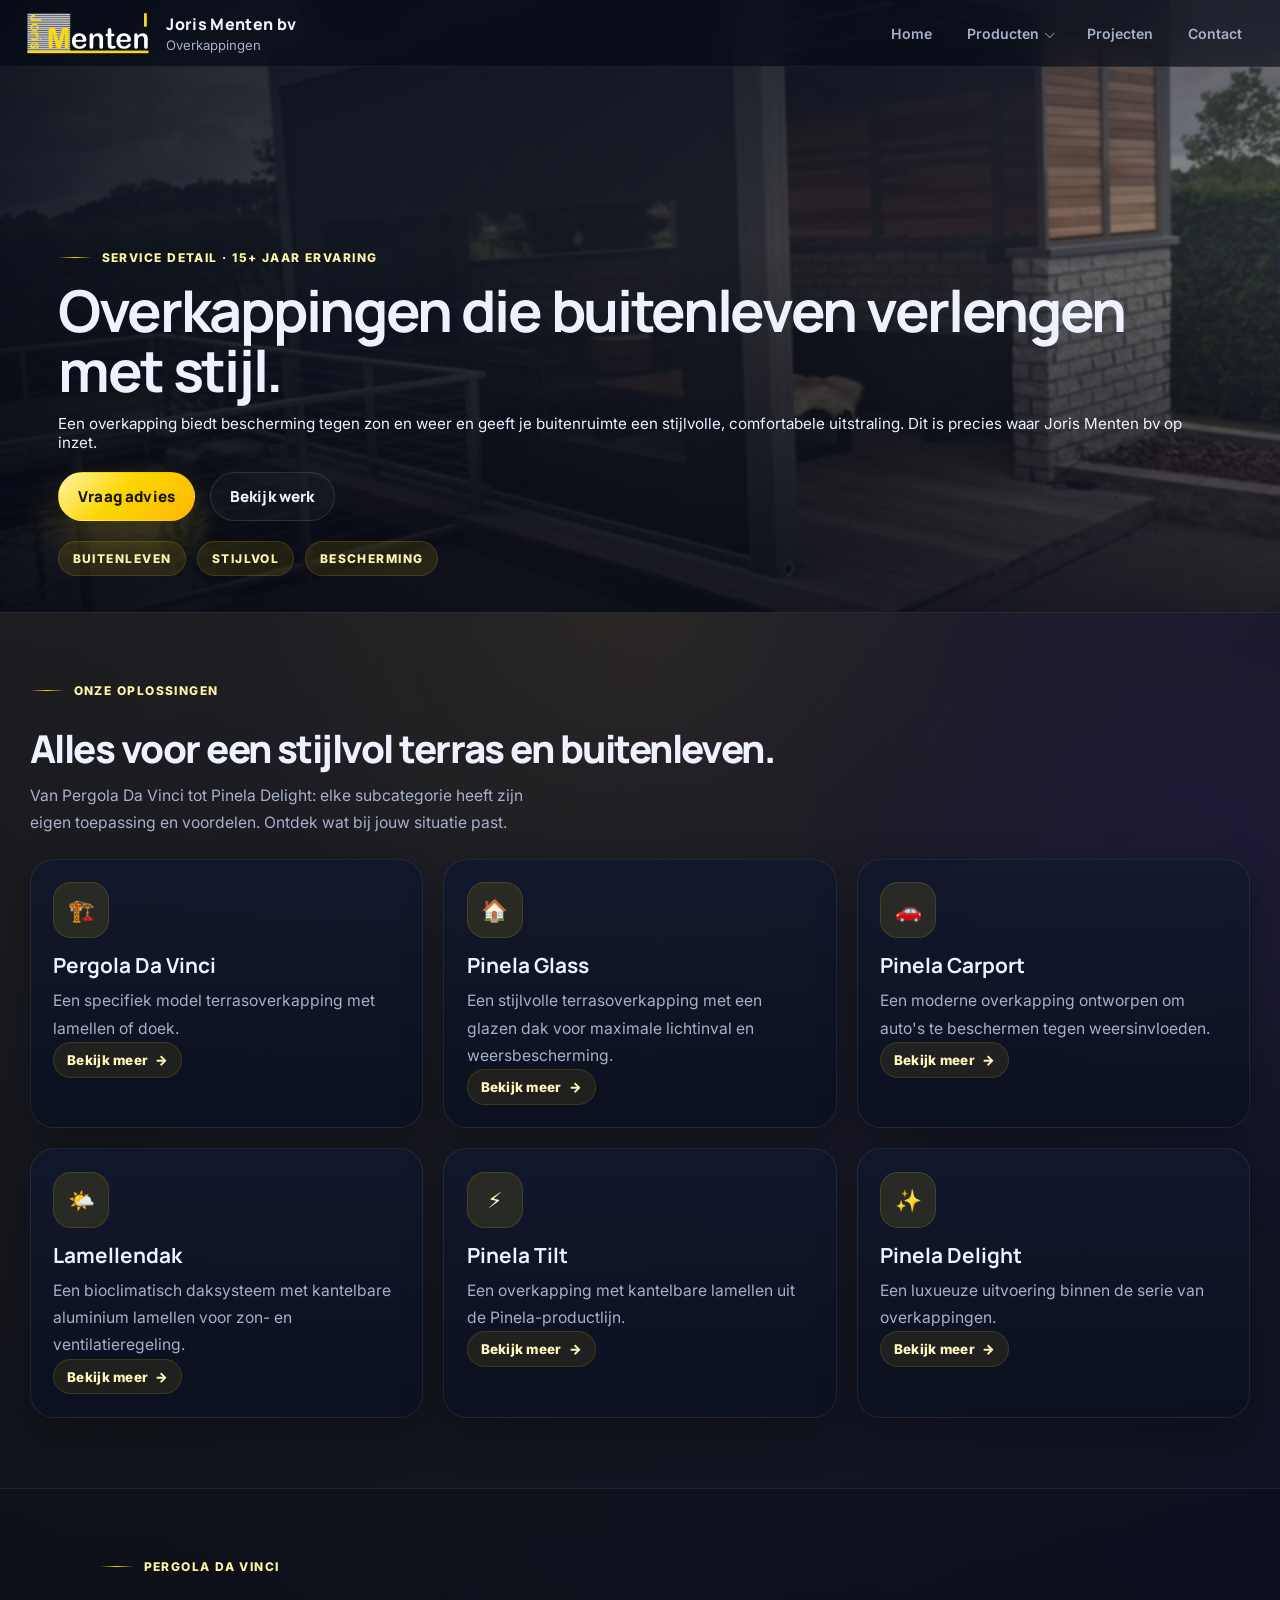
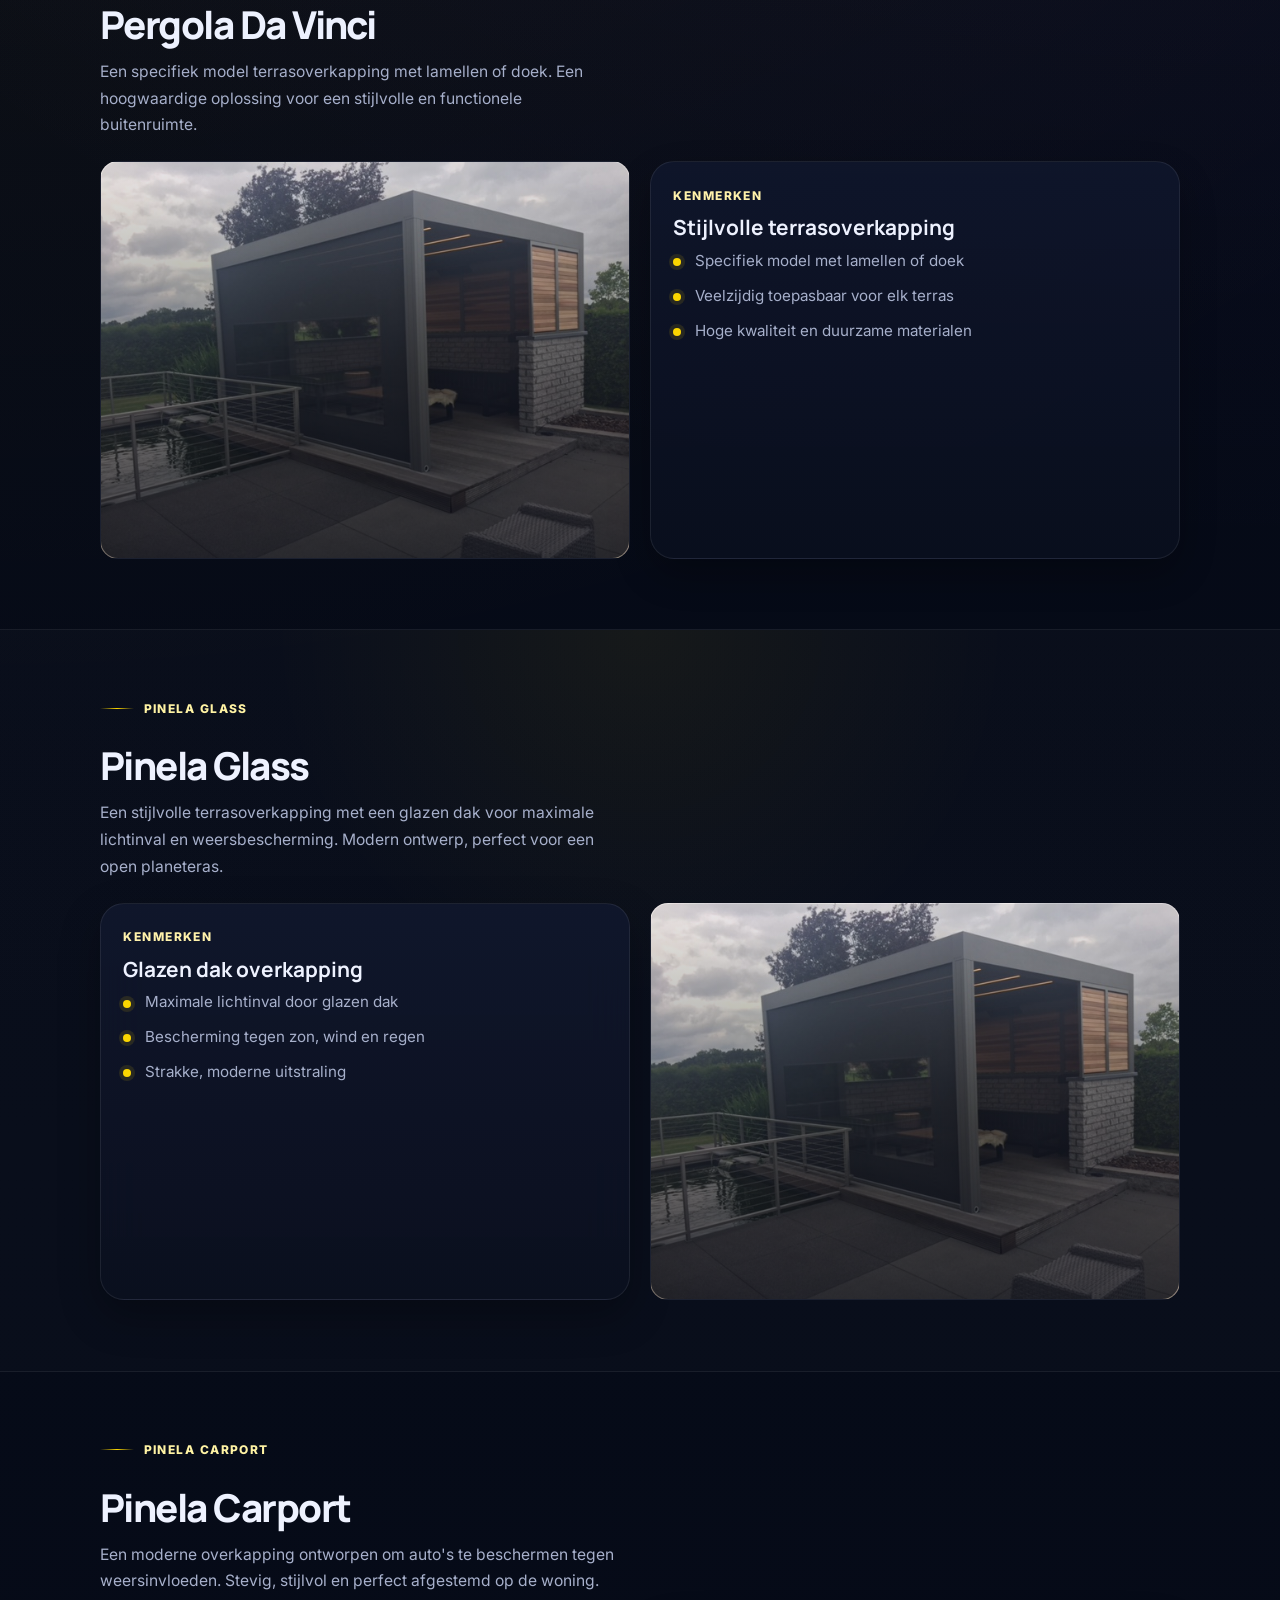
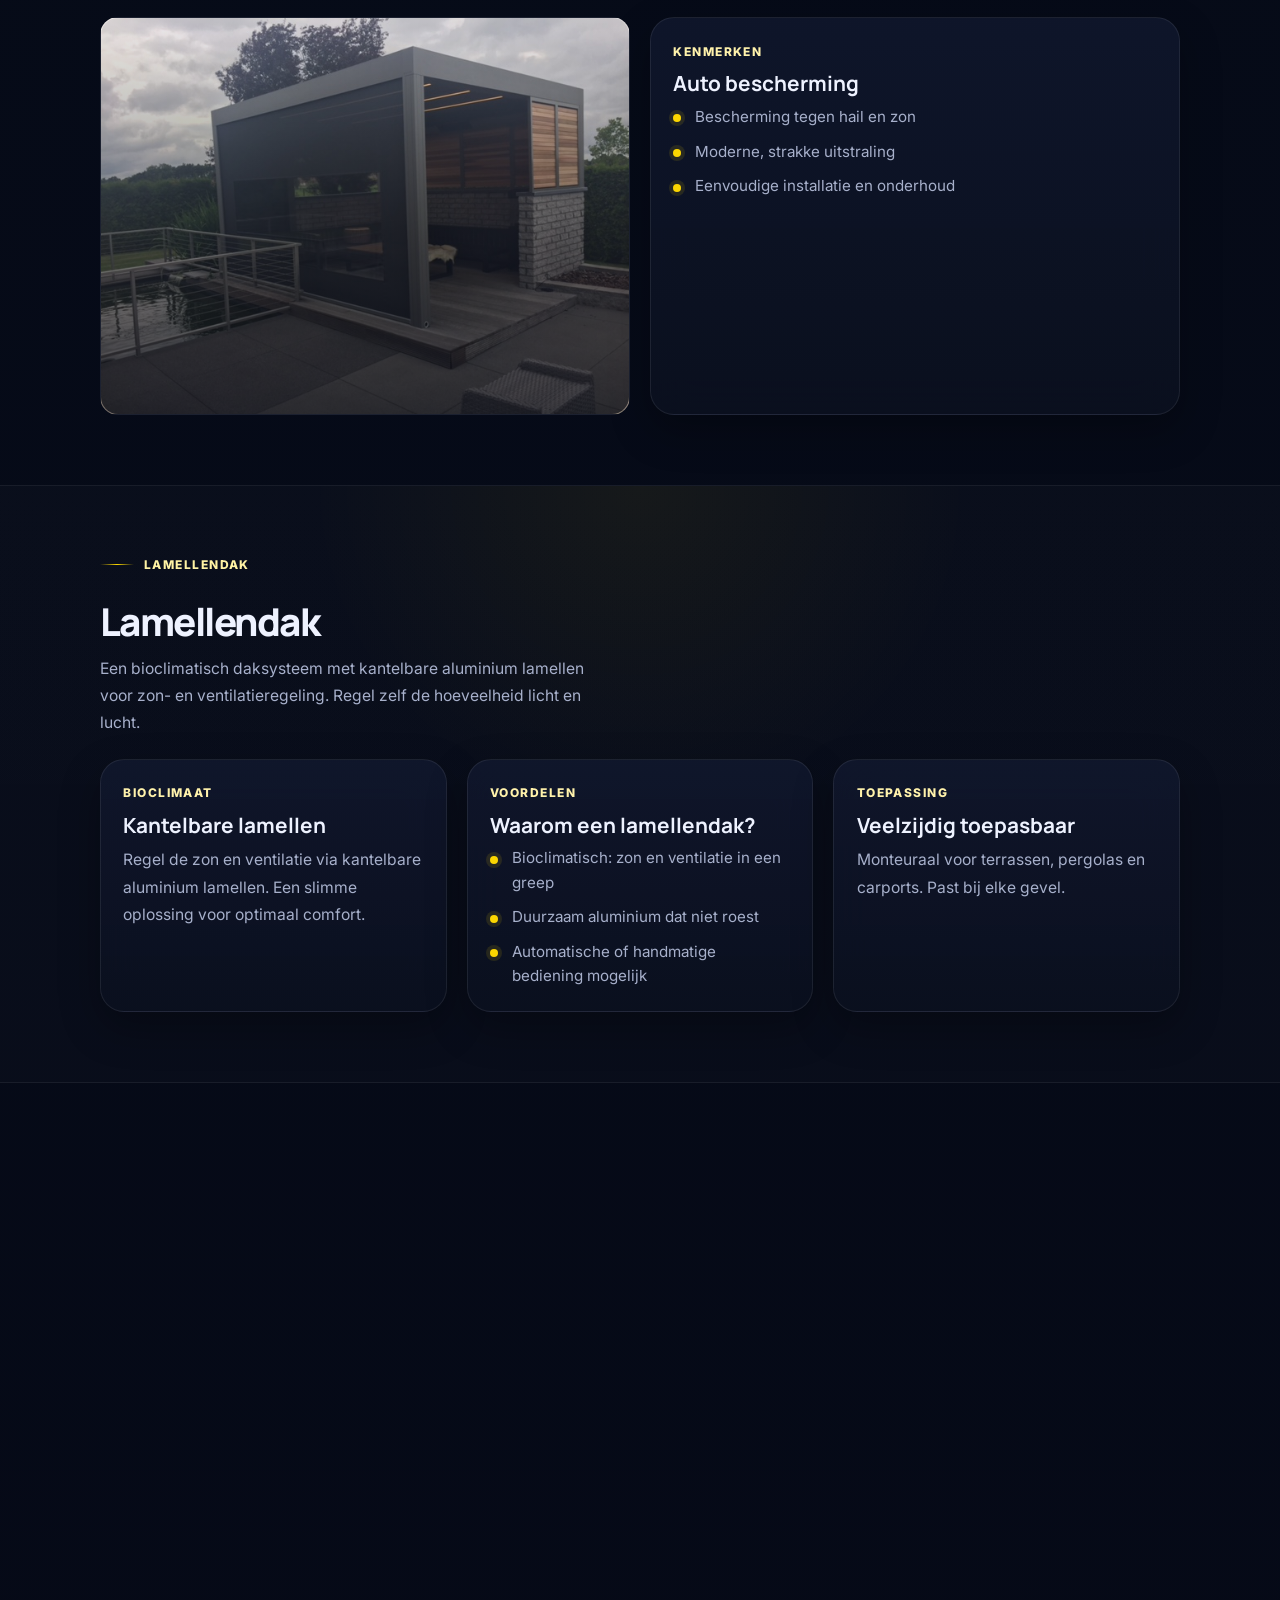
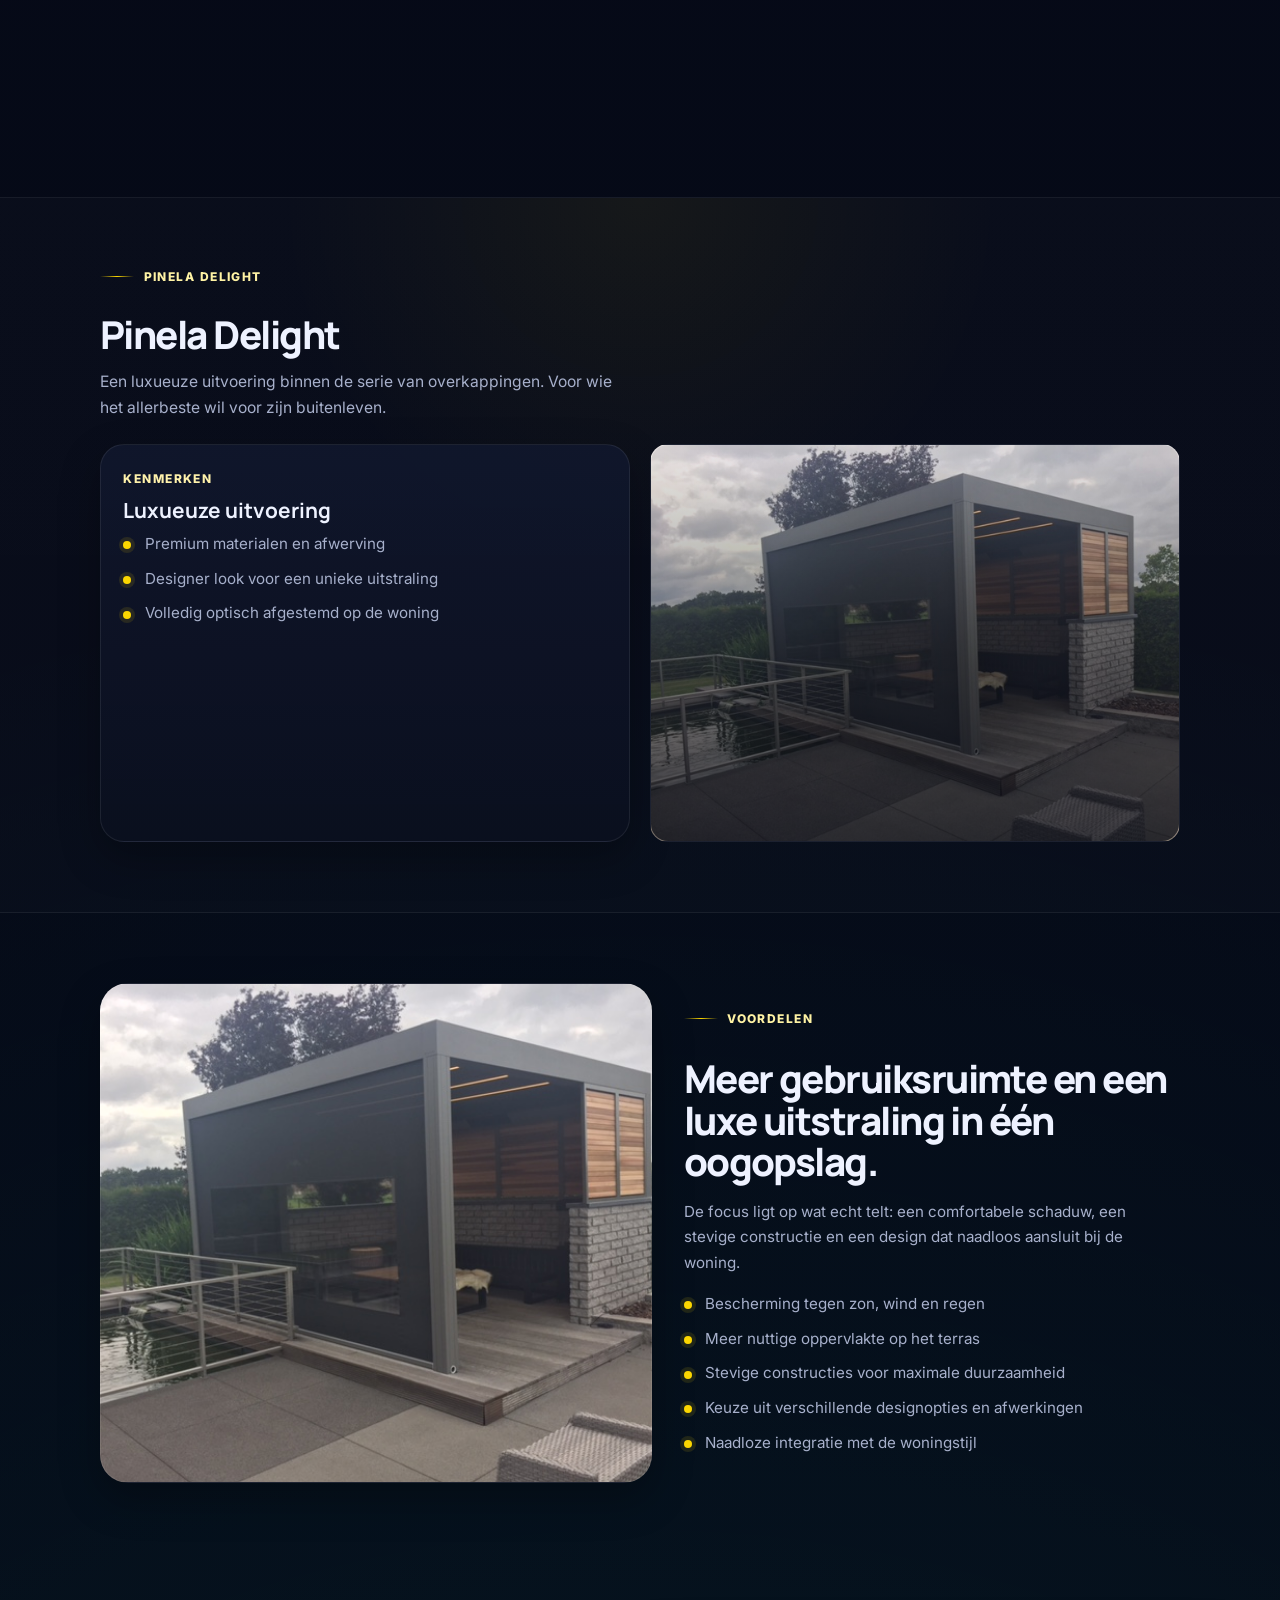
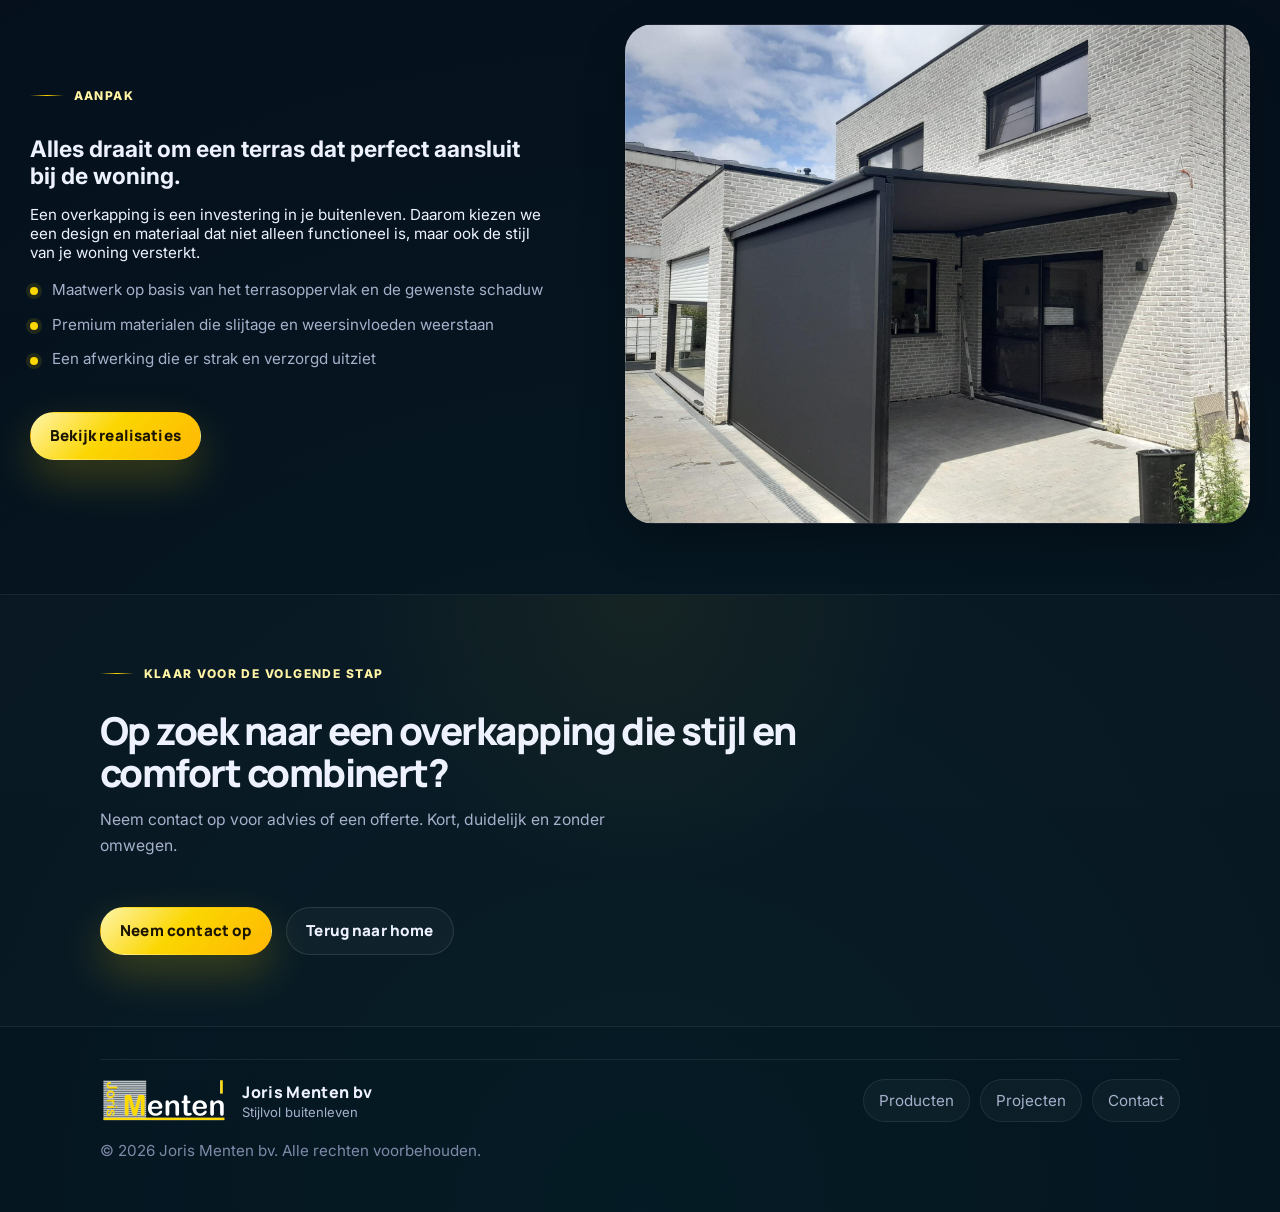
<file: overkappingen.html>
<!DOCTYPE html>
<html lang="nl-BE">
<head>
    <meta charset="UTF-8">
    <meta name="viewport" content="width=device-width, initial-scale=1.0">
    <meta name="description" content="Overkappingen van Joris Menten bv: meer gebruiksruimte en een luxe uitstraling voor terras en tuin — het buitenleven verlengd met stijl.">
    <title>Overkappingen | Joris Menten bv</title>
    <link rel="canonical" href="https://jorismenten.be/overkappingen.html">
    <meta property="og:type" content="website">
    <meta property="og:site_name" content="Joris Menten bv">
    <meta property="og:locale" content="nl_BE">
    <meta property="og:title" content="Overkappingen | Joris Menten bv">
    <meta property="og:description" content="Overkappingen van Joris Menten bv: meer gebruiksruimte en een luxe uitstraling voor terras en tuin — het buitenleven verlengd met stijl.">
    <meta property="og:url" content="https://jorismenten.be/overkappingen.html">
    <meta property="og:image" content="https://jorismenten.be/images/terras.jpg">
    <meta name="twitter:card" content="summary_large_image">
    <link rel="preconnect" href="https://fonts.googleapis.com">
    <link rel="preconnect" href="https://fonts.gstatic.com" crossorigin>
    <link rel="preload" as="style" href="https://fonts.googleapis.com/css2?family=Inter:wght@400;500;600;700;800;900&family=Manrope:wght@500;600;700;800&display=swap"
          onload="this.onload=null;this.rel='stylesheet'">
    <noscript><link rel="stylesheet" href="https://fonts.googleapis.com/css2?family=Inter:wght@400;500;600;700;800;900&family=Manrope:wght@500;600;700;800&display=swap"></noscript>
    <link rel="stylesheet" href="css/style.css">
    <link rel="stylesheet" href="css/admin.css">
    <script src="java/cms.js" defer></script>
    <script src="java/smart-observer.js" defer></script>
    <script src="java/script.js" defer></script>
    <script type="application/ld+json">
    {
      "@context": "https://schema.org",
      "@graph": [
        {
          "@type": "HomeAndConstructionBusiness",
          "@id": "https://jorismenten.be/#business",
          "name": "Joris Menten bv",
          "url": "https://jorismenten.be/",
          "telephone": "+32494225859",
          "email": "info@jorismenten.be",
          "image": "https://jorismenten.be/images/garage.jpg",
          "address": {
            "@type": "PostalAddress",
            "streetAddress": "Ambachtenlaan 19",
            "postalCode": "3294",
            "addressLocality": "Diest",
            "addressRegion": "West-Brabant",
            "addressCountry": "BE"
          },
          "geo": {
            "@type": "GeoCoordinates",
            "latitude": 51.0114972,
            "longitude": 5.0155397
          },
          "areaServed": [
            {
              "@type": "City",
              "name": "Diest"
            },
            {
              "@type": "City",
              "name": "Herselt"
            },
            {
              "@type": "City",
              "name": "Aarschot"
            },
            {
              "@type": "City",
              "name": "Scherpenheuvel-Zichem"
            },
            {
              "@type": "City",
              "name": "Westerlo"
            },
            {
              "@type": "City",
              "name": "Heist-op-den-Berg"
            }
          ]
        },
        {
          "@type": "Service",
          "@id": "https://jorismenten.be/overkappingen.html#service",
          "name": "Overkappingen",
          "serviceType": "Terrasoverkappingen",
          "url": "https://jorismenten.be/overkappingen.html",
          "image": "https://jorismenten.be/images/terras.jpg",
          "provider": {
            "@id": "https://jorismenten.be/#business"
          },
          "areaServed": [
            {
              "@type": "City",
              "name": "Diest"
            },
            {
              "@type": "City",
              "name": "Herselt"
            },
            {
              "@type": "City",
              "name": "Aarschot"
            },
            {
              "@type": "City",
              "name": "Scherpenheuvel-Zichem"
            },
            {
              "@type": "City",
              "name": "Westerlo"
            },
            {
              "@type": "City",
              "name": "Heist-op-den-Berg"
            }
          ],
          "hasOfferCatalog": {
            "@type": "OfferCatalog",
            "name": "Overkappingen",
            "itemListElement": [
              {
                "@type": "Offer",
                "itemOffered": {
                  "@type": "Service",
                  "name": "Pergola Da Vinci"
                }
              },
              {
                "@type": "Offer",
                "itemOffered": {
                  "@type": "Service",
                  "name": "Pinela Glass"
                }
              },
              {
                "@type": "Offer",
                "itemOffered": {
                  "@type": "Service",
                  "name": "Pinela Carport"
                }
              },
              {
                "@type": "Offer",
                "itemOffered": {
                  "@type": "Service",
                  "name": "Lamellendak"
                }
              }
            ]
          }
        },
        {
          "@type": "BreadcrumbList",
          "itemListElement": [
            {
              "@type": "ListItem",
              "position": 1,
              "name": "Home",
              "item": "https://jorismenten.be/"
            },
            {
              "@type": "ListItem",
              "position": 2,
              "name": "Overkappingen",
              "item": "https://jorismenten.be/overkappingen.html"
            }
          ]
        }
      ]
    }
    </script>
</head>
    <body>
        <div class="site-shell">
        <header class="site-header" data-header>
            <a class="brand" href="index.html" aria-label="Joris Menten bv - home">
                <img class="brand-mark" src="images/joris_white2.png" alt="Joris Menten bv logo" width="1024" height="336" loading="lazy">
                <span class="brand-copy">
                    <strong>Joris Menten bv</strong>
                    <span>Overkappingen</span>
                </span>
            </a>

            <button class="nav-toggle" type="button" data-nav-toggle aria-controls="primary-nav" aria-expanded="false" aria-label="Open navigatie">
                <span></span>
                <span></span>
                <span></span>
            </button>

            <nav class="site-nav" id="primary-nav" data-site-nav>
                <a href="index.html">Home</a>
                <div class="nav-item--dropdown">
                    <a href="index.html#producten">Producten</a>
                    <div class="nav-dropdown" data-cms-nav-products></div>
                </div>
                <a href="projecten.html">Projecten</a>
                <a href="index.html#contact">Contact</a>

            </nav>
        </header>

        <main>
            <section class="page-hero page-hero--bleed">
                <div class="page-hero-visual service-overkappingen" style="background-image: url('images/terras.jpg')"></div>
                <div class="page-hero-scrim"></div>
                <div class="page-hero-content reveal">
                    <div class="eyebrow">Service detail · 15+ jaar ervaring</div>
                    <h1>Overkappingen | Joris Menten bv</h1>
                    <p>Een overkapping biedt bescherming tegen zon en weer en geeft je buitenruimte een stijlvolle, comfortabele uitstraling. Dit is precies waar Joris Menten bv op inzet.</p>
                    <div class="hero-actions">
                        <a class="button button-primary" href="index.html#contact">Vraag advies</a>
                        <a class="button button-secondary" href="projecten.html">Bekijk werk</a>
                    </div>
                    <div class="kicker-row" data-cms-chips>
                        <span class="pill" data-cms-chip="0">Kwaliteit</span>
                        <span class="pill" data-cms-chip="1">Comfort</span>
                        <span class="pill" data-cms-chip="2">Stijl</span>
                    </div>
                </div>
            </section>

            <section class="section section--editorial section--wide surface" id="subcategorieen">
                <div class="section-inner">
                    <div class="section-head section-head--tight reveal">
                        <div class="section-kicker">Onze oplossingen</div>
                        <h2 class="section-title">Alles voor een stijlvol terras en buitenleven.</h2>
                        <p class="section-intro">
                            Van Pergola Da Vinci tot Pinela Delight: elke subcategorie heeft zijn eigen toepassing en voordelen. Ontdek wat bij jouw situatie past.
                        </p>
                    </div>

                    <div class="feature-grid reveal">
                        <article class="feature-card">
                            <div class="feature-icon">🏗️</div>
                            <h3>Pergola Da Vinci</h3>
                            <p>Een specifiek model terrasoverkapping met lamellen of doek.</p>
                            <a href="#pergola-da-vinci" class="link-pill">Bekijk meer</a>
                        </article>
                        <article class="feature-card">
                            <div class="feature-icon">🏠</div>
                            <h3>Pinela Glass</h3>
                            <p>Een stijlvolle terrasoverkapping met een glazen dak voor maximale lichtinval en weersbescherming.</p>
                            <a href="#pinela-glass" class="link-pill">Bekijk meer</a>
                        </article>
                        <article class="feature-card">
                            <div class="feature-icon">🚗</div>
                            <h3>Pinela Carport</h3>
                            <p>Een moderne overkapping ontworpen om auto's te beschermen tegen weersinvloeden.</p>
                            <a href="#pinela-carport" class="link-pill">Bekijk meer</a>
                        </article>
                        <article class="feature-card">
                            <div class="feature-icon">🌤️</div>
                            <h3>Lamellendak</h3>
                            <p>Een bioclimatisch daksysteem met kantelbare aluminium lamellen voor zon- en ventilatieregeling.</p>
                            <a href="#lamellendak" class="link-pill">Bekijk meer</a>
                        </article>
                        <article class="feature-card">
                            <div class="feature-icon">⚡</div>
                            <h3>Pinela Tilt</h3>
                            <p>Een overkapping met kantelbare lamellen uit de Pinela-productlijn.</p>
                            <a href="#pinela-tilt" class="link-pill">Bekijk meer</a>
                        </article>
                        <article class="feature-card">
                            <div class="feature-icon">✨</div>
                            <h3>Pinela Delight</h3>
                            <p>Een luxueuze uitvoering binnen de serie van overkappingen.</p>
                            <a href="#pinela-delight" class="link-pill">Bekijk meer</a>
                        </article>
                    </div>
                </div>
            </section>

            <section class="section" id="pergola-da-vinci">
                <div class="section-inner reveal">
                    <div class="section-head section-head--tight">
                        <div class="section-kicker">Pergola Da Vinci</div>
                        <h2 class="section-title">Pergola Da Vinci</h2>
                        <p class="section-intro">
                            Een specifiek model terrasoverkapping met lamellen of doek. Een hoogwaardige oplossing voor een stijlvolle en functionele buitenruimte.
                        </p>
                    </div>
                    <div class="grid-2">
                        <div class="service-media" style="background-image: url('images/terras.jpg')">
                            <img src="images/terras.jpg" alt="Pergola Da Vinci overkapping" width="640" height="480" loading="lazy">
                        </div>
                        <div class="copy-card">
                            <div class="card-tag">Kenmerken</div>
                            <h3>Stijlvolle terrasoverkapping</h3>
                            <ul class="benefit-list">
                                <li>Specifiek model met lamellen of doek</li>
                                <li>Veelzijdig toepasbaar voor elk terras</li>
                                <li>Hoge kwaliteit en duurzame materialen</li>
                            </ul>
                        </div>
                    </div>
                </div>
            </section>

            <section class="section surface" id="pinela-glass">
                <div class="section-inner reveal">
                    <div class="section-head section-head--tight">
                        <div class="section-kicker">Pinela Glass</div>
                        <h2 class="section-title">Pinela Glass</h2>
                        <p class="section-intro">
                            Een stijlvolle terrasoverkapping met een glazen dak voor maximale lichtinval en weersbescherming. Modern ontwerp, perfect voor een open planeteras.
                        </p>
                    </div>
                    <div class="grid-2">
                        <div class="copy-card">
                            <div class="card-tag">Kenmerken</div>
                            <h3>Glazen dak overkapping</h3>
                            <ul class="benefit-list">
                                <li>Maximale lichtinval door glazen dak</li>
                                <li>Bescherming tegen zon, wind en regen</li>
                                <li>Strakke, moderne uitstraling</li>
                            </ul>
                        </div>
                        <div class="service-media" style="background-image: url('images/terras.jpg')">
                            <img src="images/terras.jpg" alt="Pinela Glass overkapping" width="640" height="480" loading="lazy">
                        </div>
                    </div>
                </div>
            </section>

            <section class="section" id="pinela-carport">
                <div class="section-inner reveal">
                    <div class="section-head section-head--tight">
                        <div class="section-kicker">Pinela Carport</div>
                        <h2 class="section-title">Pinela Carport</h2>
                        <p class="section-intro">
                            Een moderne overkapping ontworpen om auto's te beschermen tegen weersinvloeden. Stevig, stijlvol en perfect afgestemd op de woning.
                        </p>
                    </div>
                    <div class="grid-2">
                        <div class="service-media" style="background-image: url('images/terras.jpg')">
                            <img src="images/terras.jpg" alt="Pinela Carport" width="640" height="480" loading="lazy">
                        </div>
                        <div class="copy-card">
                            <div class="card-tag">Kenmerken</div>
                            <h3>Auto bescherming</h3>
                            <ul class="benefit-list">
                                <li>Bescherming tegen hail en zon</li>
                                <li>Moderne, strakke uitstraling</li>
                                <li>Eenvoudige installatie en onderhoud</li>
                            </ul>
                        </div>
                    </div>
                </div>
            </section>

            <section class="section surface" id="lamellendak">
                <div class="section-inner reveal">
                    <div class="section-head section-head--tight">
                        <div class="section-kicker">Lamellendak</div>
                        <h2 class="section-title">Lamellendak</h2>
                        <p class="section-intro">
                            Een bioclimatisch daksysteem met kantelbare aluminium lamellen voor zon- en ventilatieregeling. Regel zelf de hoeveelheid licht en lucht.
                        </p>
                    </div>
                    <div class="grid-3">
                        <div class="copy-card">
                            <div class="card-tag">Bioclimaat</div>
                            <h3>Kantelbare lamellen</h3>
                            <p>Regel de zon en ventilatie via kantelbare aluminium lamellen. Een slimme oplossing voor optimaal comfort.</p>
                        </div>
                        <div class="copy-card">
                            <div class="card-tag">Voordelen</div>
                            <h3>Waarom een lamellendak?</h3>
                            <ul class="benefit-list">
                                <li>Bioclimatisch: zon en ventilatie in een greep</li>
                                <li>Duurzaam aluminium dat niet roest</li>
                                <li>Automatische of handmatige bediening mogelijk</li>
                            </ul>
                        </div>
                        <div class="copy-card">
                            <div class="card-tag">Toepassing</div>
                            <h3>Veelzijdig toepasbaar</h3>
                            <p>Monteuraal voor terrassen, pergolas en carports. Past bij elke gevel.</p>
                        </div>
                    </div>
                </div>
            </section>

            <section class="section" id="pinela-tilt">
                <div class="section-inner reveal">
                    <div class="section-head section-head--tight">
                        <div class="section-kicker">Pinela Tilt</div>
                        <h2 class="section-title">Pinela Tilt</h2>
                        <p class="section-intro">
                            Een overkapping met kantelbare lamellen uit de Pinela-productlijn. Modern design met maximale veelzijdigheid.
                        </p>
                    </div>
                    <div class="grid-2">
                        <div class="service-media" style="background-image: url('images/terras.jpg')">
                            <img src="images/terras.jpg" alt="Pinela Tilt overkapping" width="640" height="480" loading="lazy">
                        </div>
                        <div class="copy-card">
                            <div class="card-tag">Kenmerken</div>
                            <h3>Kantelbare lamellen</h3>
                            <ul class="benefit-list">
                                <li>Pinela-productlijn met kantelbare lamellen</li>
                                <li>Flexibele zon- en privacyregeling</li>
                                <li>Moderne, strakke uitstraling</li>
                            </ul>
                        </div>
                    </div>
                </div>
            </section>

            <section class="section surface" id="pinela-delight">
                <div class="section-inner reveal">
                    <div class="section-head section-head--tight">
                        <div class="section-kicker">Pinela Delight</div>
                        <h2 class="section-title">Pinela Delight</h2>
                        <p class="section-intro">
                            Een luxueuze uitvoering binnen de serie van overkappingen. Voor wie het allerbeste wil voor zijn buitenleven.
                        </p>
                    </div>
                    <div class="grid-2">
                        <div class="copy-card">
                            <div class="card-tag">Kenmerken</div>
                            <h3>Luxueuze uitvoering</h3>
                            <ul class="benefit-list">
                                <li>Premium materialen en afwerving</li>
                                <li>Designer look voor een unieke uitstraling</li>
                                <li>Volledig optisch afgestemd op de woning</li>
                            </ul>
                        </div>
                        <div class="service-media" style="background-image: url('images/terras.jpg')">
                            <img src="images/terras.jpg" alt="Pinela Delight overkapping" width="640" height="480" loading="lazy">
                        </div>
                    </div>
                </div>
            </section>

            <section class="section section--editorial">
                <div class="section-inner">
                    <div class="sticky-stack">
                    <div class="benefit-band reveal" id="benefits">
                        <div class="benefit-band-media service-overkappingen" style="background-image: url('images/terras.jpg')"></div>
                        <div class="benefit-band-copy">
                            <div class="section-kicker">Voordelen</div>
                            <h2 class="section-title">Sterke punten in één oogopslag.</h2>
                            <p class="section-intro">
                                De focus ligt op wat echt telt: betrouwbare werking, nette montage en een resultaat dat er gewoon goed uitziet.
                            </p>
                            <ul class="benefit-list">
                                <li data-cms-benefit="0">Stevige constructie voor veiligheid en controle</li>
                                <li data-cms-benefit="1">Soepel openen en sluiten voor dagelijks comfort</li>
                                <li data-cms-benefit="2">Premium uitstraling zonder schreeuwerig te worden</li>
                                <li data-cms-benefit="3">Professionele plaatsing met aandacht voor detail</li>
                                <li data-cms-benefit="4">Duurzame materialen en strakke gevelintegratie</li>
                            </ul>
                        </div>
                    </div>
                </div>
            </section>

            <section class="section section--editorial section--wide">
                <div class="section-inner">
                    <div class="sticky-stack">
                    <div class="benefit-band benefit-band-reverse reveal" id="approach">
                        <div class="benefit-band-media" style="background-image: url('images/projecten/9.jpg')"></div>
                        <div class="benefit-band-copy">
                            <div class="section-kicker">Aanpak</div>
                            <h2>Alles draait om een terras dat perfect aansluit bij de woning.</h2>
                            <p>
                                Een overkapping is een investering in je buitenleven. Daarom kiezen we een design en materiaal dat niet alleen functioneel is, maar ook de stijl van je woning versterkt.
                            </p>
                            <ul class="benefit-list">
                                <li data-cms-bullet="0">Maatwerk op basis van het terrasoppervlak en de gewenste schaduw</li>
                                <li data-cms-bullet="1">Premium materialen die slijtage en weersinvloeden weerstaan</li>
                                <li data-cms-bullet="2">Een afwerking die er strak en verzorgd uitziet</li>
                            </ul>
                            <div class="hero-actions">
                                <a class="button button-primary" href="projecten.html">Bekijk realisaties</a>
                            </div>
                        </div>
                    </div>
                    </div>
                </div>
            </section>

            <section id="closing" class="section surface">
                <div class="section-inner reveal">
                    <div class="section-head section-head--tight">
                        <div class="section-kicker">Klaar voor de volgende stap</div>
                        <h2 class="section-title">Op zoek naar een overkapping die stijl en comfort combinert?</h2>
                        <p class="section-intro">
                            Neem contact op voor advies of een offerte. Kort, duidelijk en zonder omwegen.
                        </p>
                    </div>
                    <div class="hero-actions">
                        <a class="button button-primary" href="index.html#contact">Neem contact op</a>
                        <a class="button button-secondary" href="index.html">Terug naar home</a>
                    </div>
                </div>
            </section>
        </main>

        <footer class="footer">
            <div class="footer-inner">
                <div class="footer-top">
                    <a class="brand" href="index.html" aria-label="Joris Menten bv - home">
                        <img class="brand-mark" src="images/joris_white2.png" alt="Joris Menten bv logo" width="1024" height="336" loading="lazy">
                        <span class="brand-copy">
                            <strong>Joris Menten bv</strong>
                    <span>Realisaties</span>
                        </span>
                    </a>
                    <div class="footer-links">
                        <a href="index.html#producten">Producten</a>
                        <a href="projecten.html">Projecten</a>
                        <a href="index.html#contact">Contact</a>
                    </div>
                </div>
                <p>&copy; 2026 Joris Menten bv. Alle rechten voorbehouden.</p>
            </div>
        </footer>

        <div class="lightbox" data-lightbox aria-hidden="true">
            <button class="lightbox-close" type="button" data-lightbox-close aria-label="Sluit afbeelding">×</button>
            <div class="lightbox-inner" role="dialog" aria-modal="true" aria-label="Afbeelding in groot formaat">
                <img data-lightbox-image alt="">
                <div class="lightbox-caption" data-lightbox-caption></div>
            </div>
        </div>
    </div>
</body>
</html>
</file>
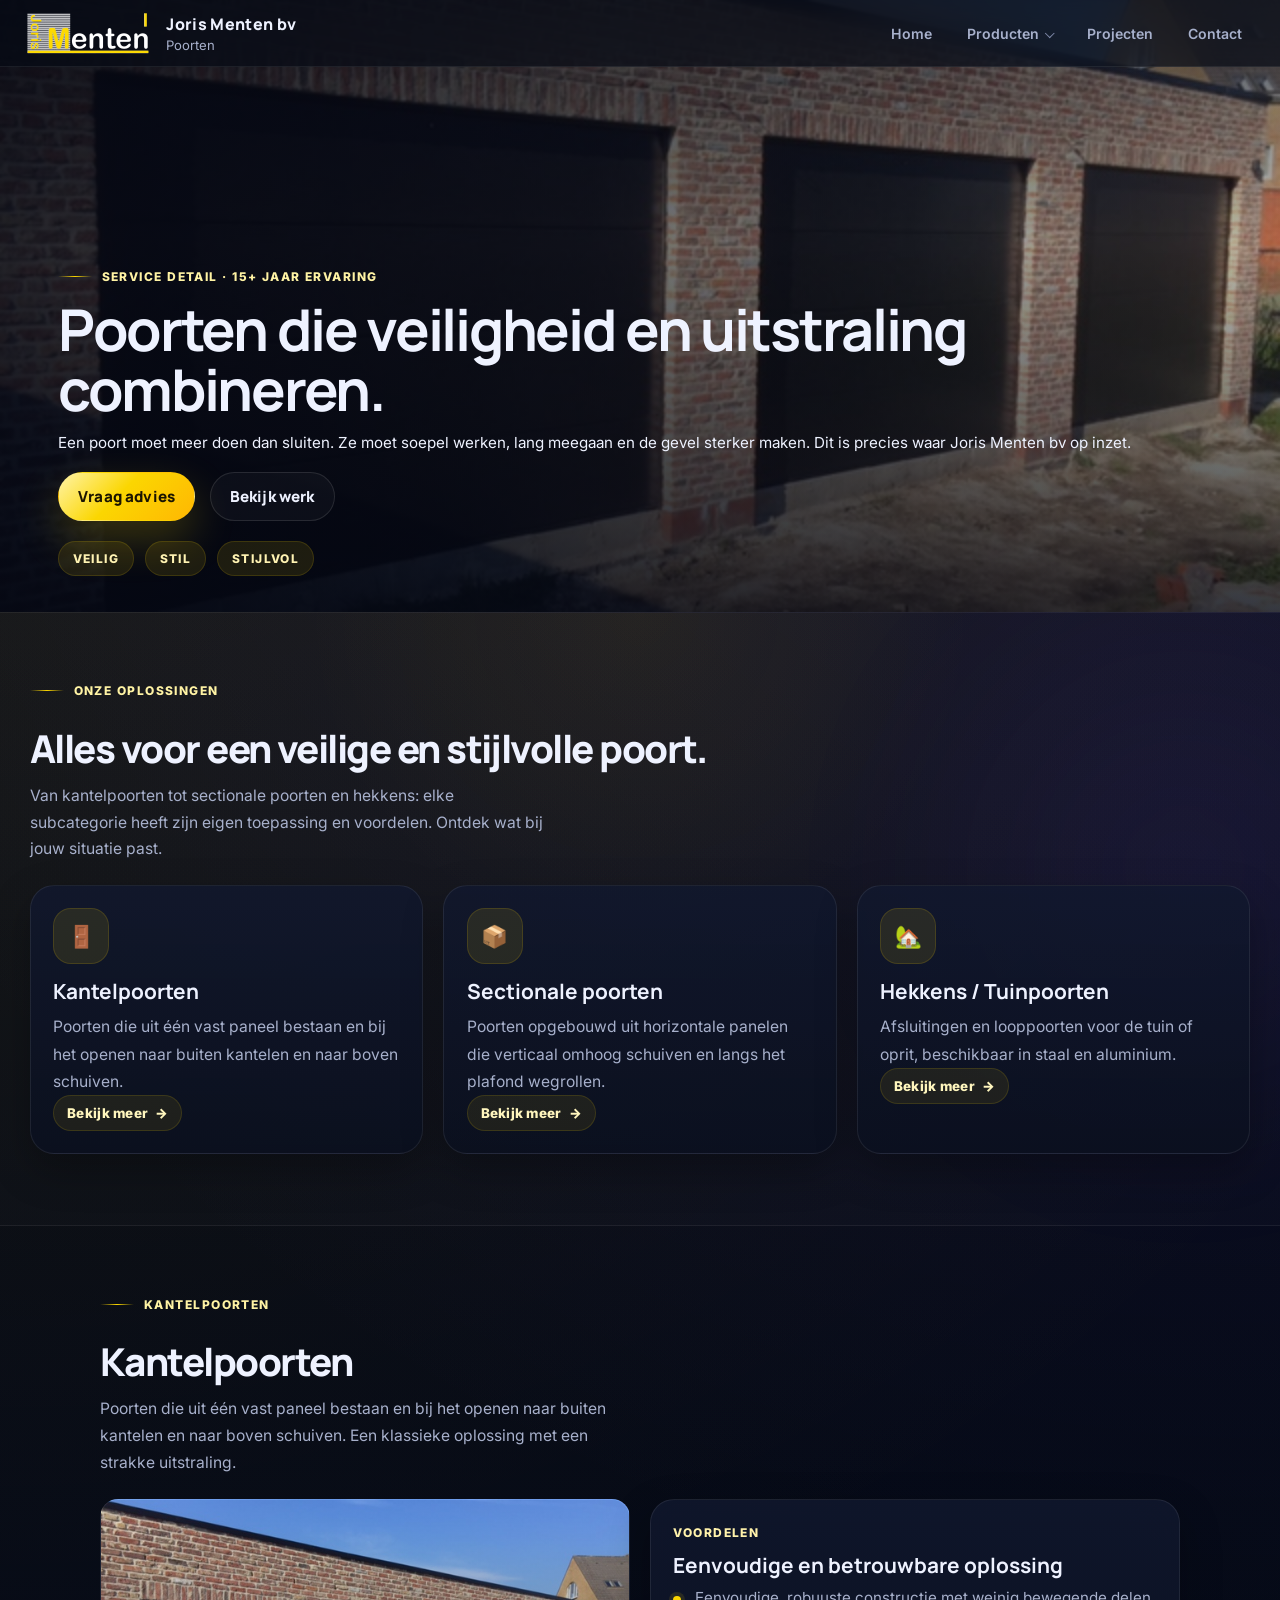
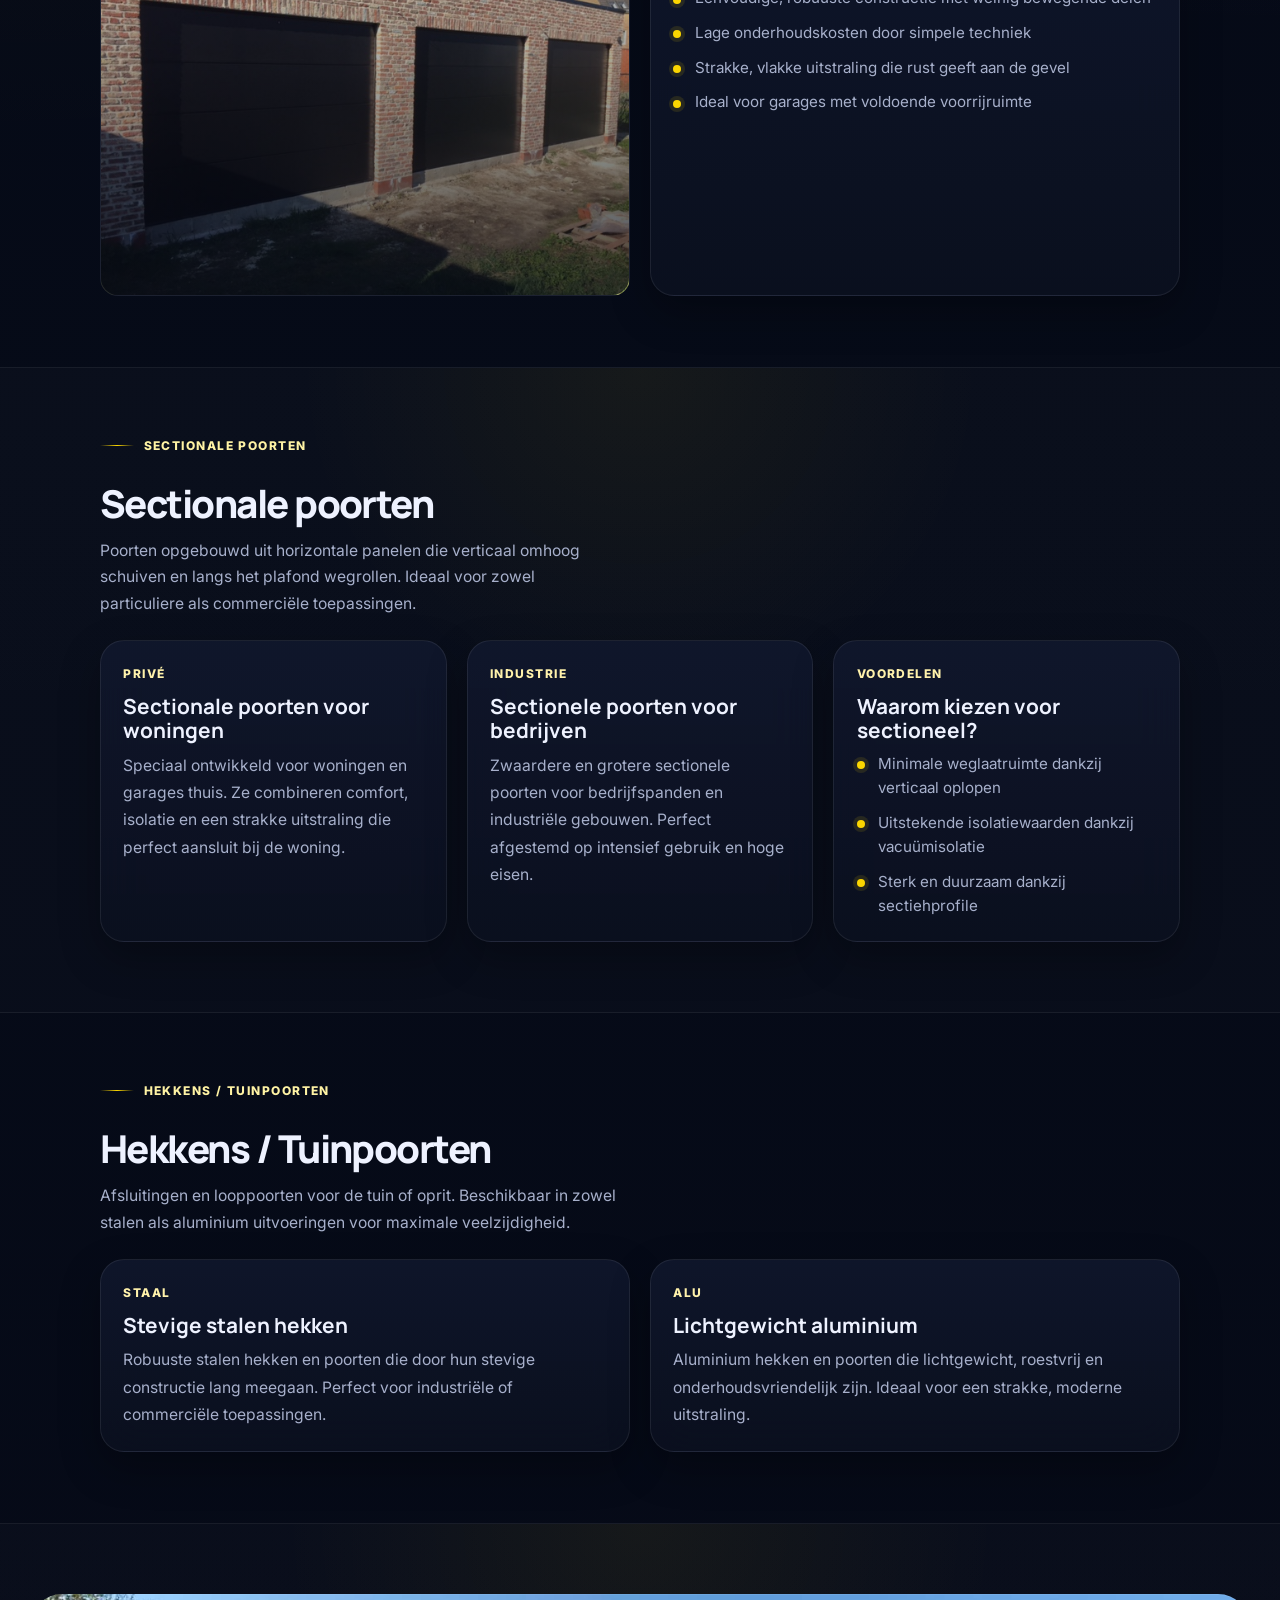
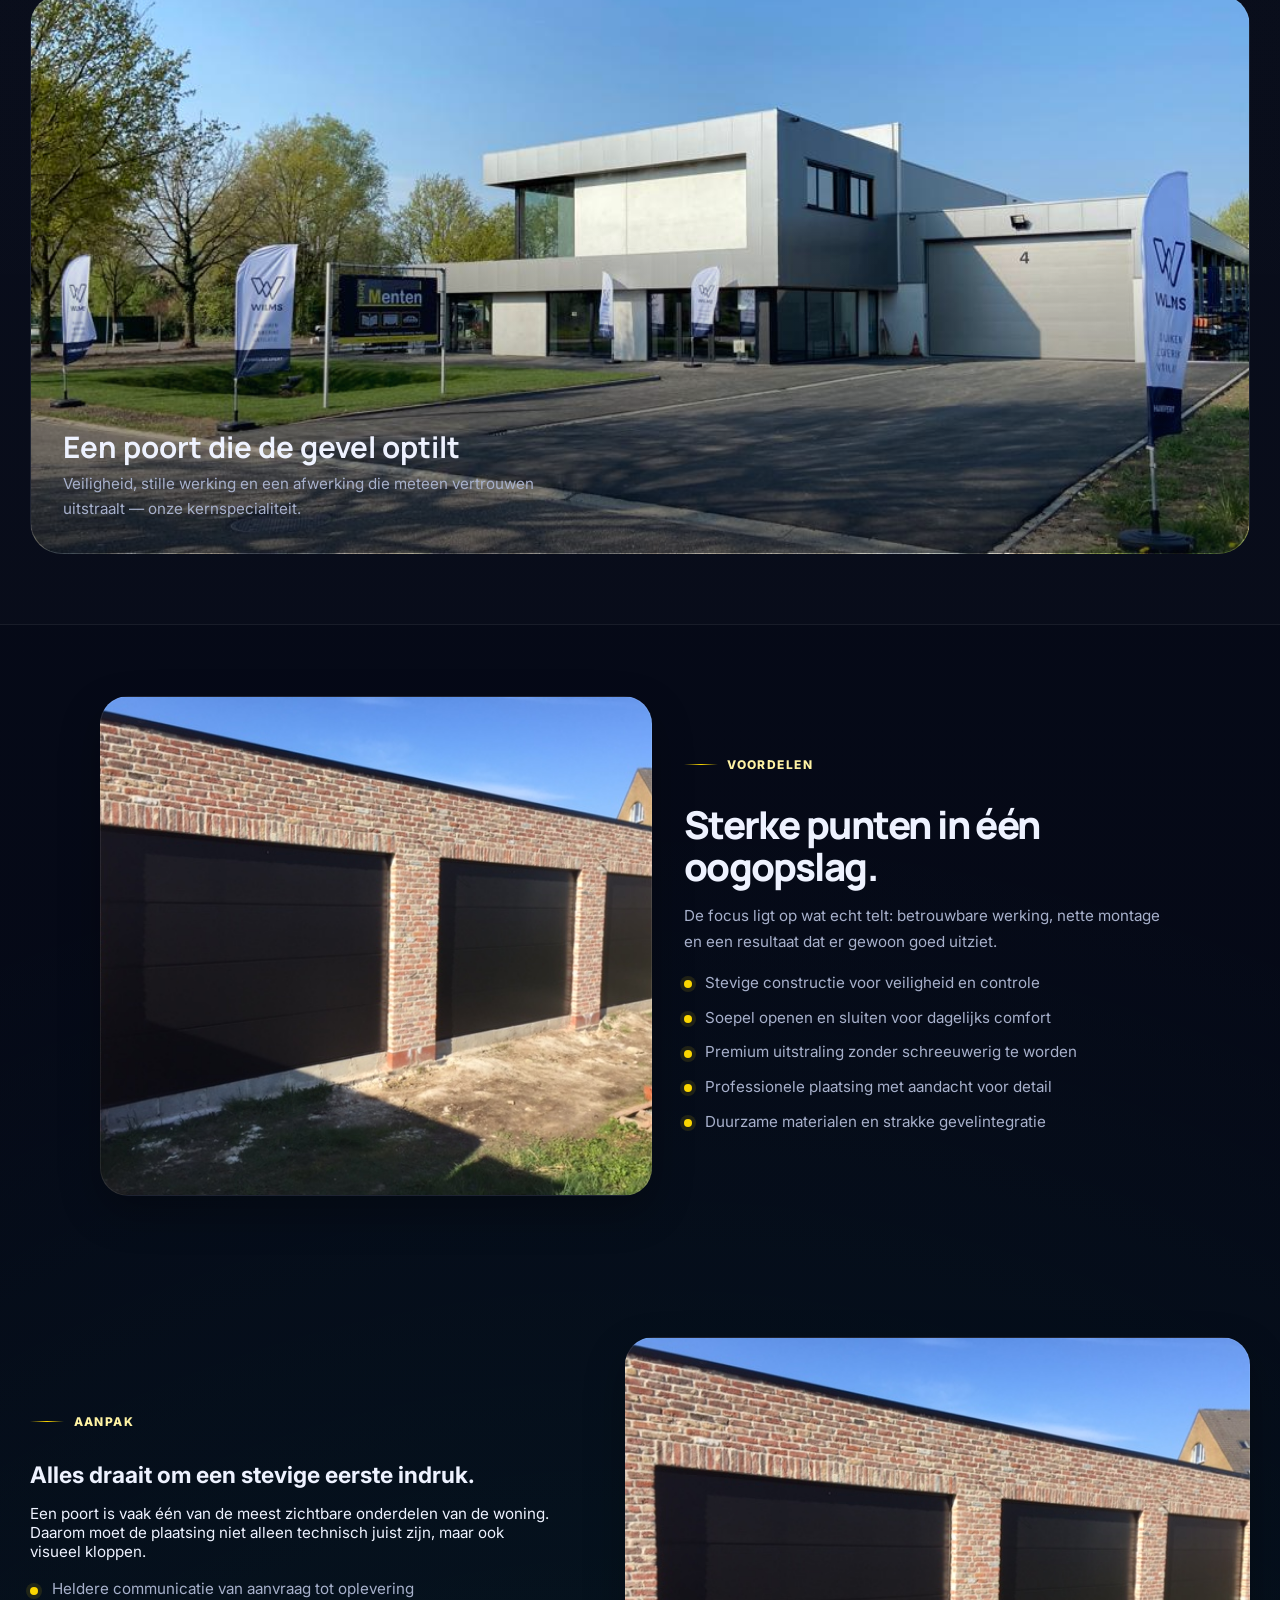
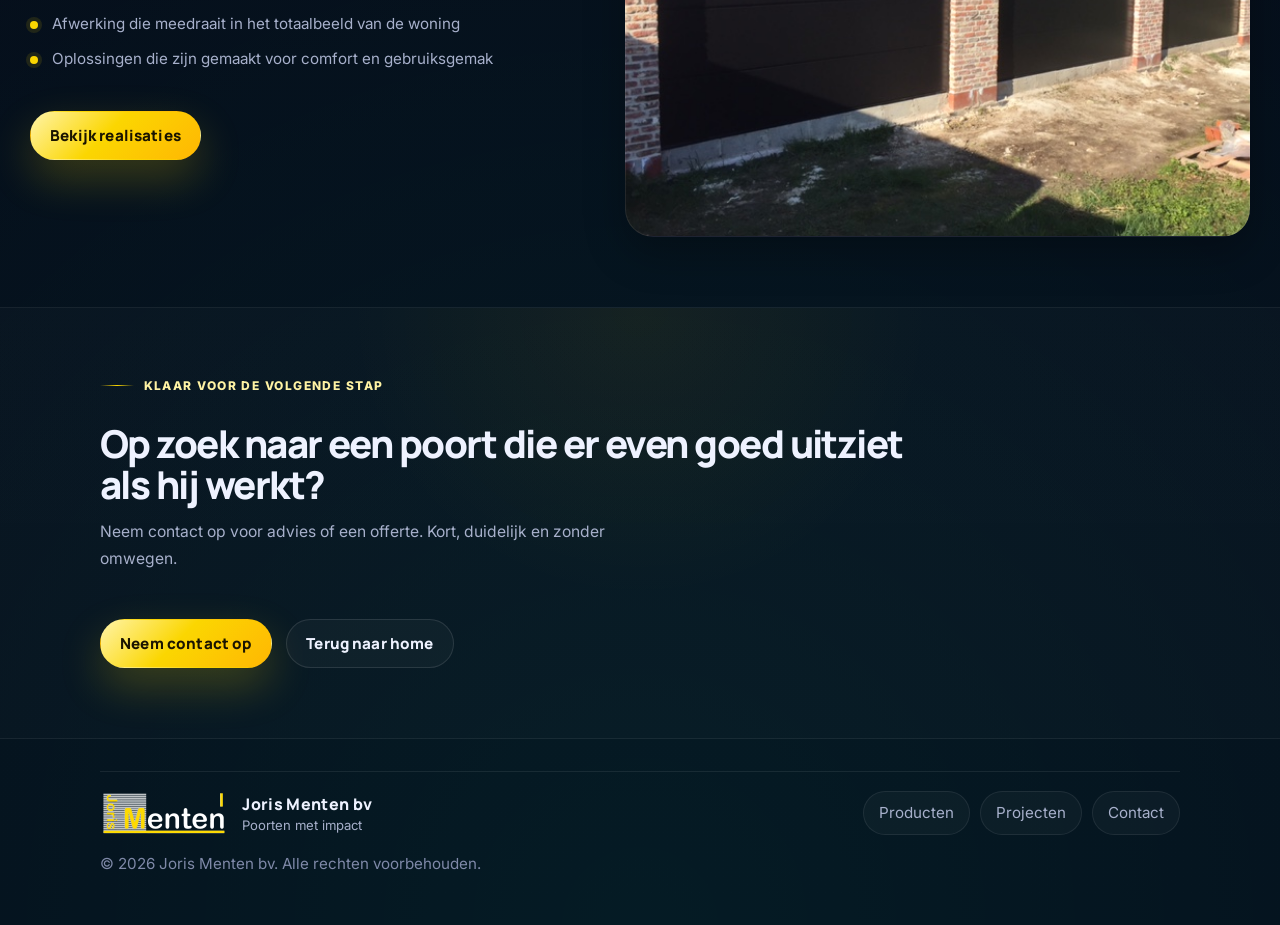
<file: poorten.html>
<!DOCTYPE html>
<html lang="nl-BE">
<head>
    <meta charset="UTF-8">
    <meta name="viewport" content="width=device-width, initial-scale=1.0">
    <meta name="description" content="Poorten van Joris Menten bv: veiligheid, uitstraling en een strakke plaatsing met premium afwerking.">
    <title>Poorten | Joris Menten bv</title>
    <link rel="canonical" href="https://jorismenten.be/poorten.html">
    <meta property="og:type" content="website">
    <meta property="og:site_name" content="Joris Menten bv">
    <meta property="og:locale" content="nl_BE">
    <meta property="og:title" content="Poorten | Joris Menten bv">
    <meta property="og:description" content="Poorten van Joris Menten bv: veiligheid, uitstraling en een strakke plaatsing met premium afwerking.">
    <meta property="og:url" content="https://jorismenten.be/poorten.html">
    <meta property="og:image" content="https://jorismenten.be/images/garage.jpg">
    <meta name="twitter:card" content="summary_large_image">
    <link rel="preconnect" href="https://fonts.googleapis.com">
    <link rel="preconnect" href="https://fonts.gstatic.com" crossorigin>
    <link rel="preload" as="style" href="https://fonts.googleapis.com/css2?family=Inter:wght@400;500;600;700;800;900&family=Manrope:wght@500;600;700;800&display=swap"
          onload="this.onload=null;this.rel='stylesheet'">
    <noscript><link rel="stylesheet" href="https://fonts.googleapis.com/css2?family=Inter:wght@400;500;600;700;800;900&family=Manrope:wght@500;600;700;800&display=swap"></noscript>
    <link rel="stylesheet" href="css/style.css">
    <link rel="stylesheet" href="css/admin.css">
    <script src="java/cms.js" defer></script>
    <script src="java/smart-observer.js" defer></script>
    <script src="java/script.js" defer></script>
    <script type="application/ld+json">
    {
      "@context": "https://schema.org",
      "@graph": [
        {
          "@type": "HomeAndConstructionBusiness",
          "@id": "https://jorismenten.be/#business",
          "name": "Joris Menten bv",
          "url": "https://jorismenten.be/",
          "telephone": "+32494225859",
          "email": "info@jorismenten.be",
          "image": "https://jorismenten.be/images/garage.jpg",
          "address": {
            "@type": "PostalAddress",
            "streetAddress": "Ambachtenlaan 19",
            "postalCode": "3294",
            "addressLocality": "Diest",
            "addressRegion": "West-Brabant",
            "addressCountry": "BE"
          },
          "geo": {
            "@type": "GeoCoordinates",
            "latitude": 51.0114972,
            "longitude": 5.0155397
          }
        },
        {
          "@type": "Service",
          "@id": "https://jorismenten.be/poorten.html#service",
          "name": "Poorten",
          "serviceType": "Poorten op maat",
          "url": "https://jorismenten.be/poorten.html",
          "image": "https://jorismenten.be/images/garage.jpg",
          "provider": { "@id": "https://jorismenten.be/#business" },
          "areaServed": [
            { "@type": "City", "name": "Diest" },
            { "@type": "City", "name": "Herselt" },
            { "@type": "City", "name": "Aarschot" },
            { "@type": "City", "name": "Scherpenheuvel-Zichem" },
            { "@type": "City", "name": "Westerlo" },
            { "@type": "City", "name": "Heist-op-den-Berg" }
          ],
          "hasOfferCatalog": {
            "@type": "OfferCatalog",
            "name": "Soorten poorten",
            "itemListElement": [
              { "@type": "Offer", "itemOffered": { "@type": "Service", "name": "Kantelpoorten" } },
              { "@type": "Offer", "itemOffered": { "@type": "Service", "name": "Sectionale poorten" } },
              { "@type": "Offer", "itemOffered": { "@type": "Service", "name": "Hekkens en tuinpoorten" } }
            ]
          }
        },
        {
          "@type": "BreadcrumbList",
          "itemListElement": [
            { "@type": "ListItem", "position": 1, "name": "Home", "item": "https://jorismenten.be/" },
            { "@type": "ListItem", "position": 2, "name": "Poorten", "item": "https://jorismenten.be/poorten.html" }
          ]
        }
      ]
    }
    </script>
</head>
    <body>
        <div class="site-shell">
        <header class="site-header" data-header>
            <a class="brand" href="index.html" aria-label="Joris Menten bv - home">
                <img class="brand-mark" src="images/joris_white2.png" alt="Joris Menten bv logo" width="1024" height="336" loading="lazy">
                <span class="brand-copy">
                    <strong>Joris Menten bv</strong>
                    <span>Poorten</span>
                </span>
            </a>

            <button class="nav-toggle" type="button" data-nav-toggle aria-controls="primary-nav" aria-expanded="false" aria-label="Open navigatie">
                <span></span>
                <span></span>
                <span></span>
            </button>

            <nav class="site-nav" id="primary-nav" data-site-nav>
                <a href="index.html">Home</a>
                <div class="nav-item--dropdown">
                    <a href="index.html#producten">Producten</a>
                    <div class="nav-dropdown" data-cms-nav-products></div>
                </div>
                <a href="projecten.html">Projecten</a>
                <a href="index.html#contact">Contact</a>

            </nav>
        </header>

        <main>
            <section class="page-hero page-hero--bleed">
                <div class="page-hero-visual service-poorten" style="background-image: url('images/garage.jpg')"></div>
                <div class="page-hero-scrim"></div>
                <div class="page-hero-content reveal">
                    <div class="eyebrow">Service detail · 15+ jaar ervaring</div>
                    <h1>Poorten | Joris Menten bv</h1>
                    <p>Een poort moet meer doen dan sluiten. Ze moet soepel werken, lang meegaan en de gevel sterker maken. Dit is precies waar Joris Menten bv op inzet.</p>
                    <div class="hero-actions">
                        <a class="button button-primary" href="index.html#contact">Vraag advies</a>
                        <a class="button button-secondary" href="projecten.html">Bekijk werk</a>
                    </div>
                    <div class="kicker-row" data-cms-chips>
                        <span class="pill" data-cms-chip="0">Kwaliteit</span>
                        <span class="pill" data-cms-chip="1">Comfort</span>
                        <span class="pill" data-cms-chip="2">Stijl</span>
                    </div>
                </div>
            </section>

            <section class="section section--editorial section--wide surface" id="subcategorieen">
                <div class="section-inner">
                    <div class="section-head section-head--tight reveal">
                        <div class="section-kicker">Onze oplossingen</div>
                        <h2 class="section-title">Alles voor een veilige en stijlvolle poort.</h2>
                        <p class="section-intro">
                            Van kantelpoorten tot sectionale poorten en hekkens: elke subcategorie heeft zijn eigen toepassing en voordelen. Ontdek wat bij jouw situatie past.
                        </p>
                    </div>

                    <div class="feature-grid reveal">
                        <article class="feature-card">
                            <div class="feature-icon">🚪</div>
                            <h3>Kantelpoorten</h3>
                            <p>Poorten die uit één vast paneel bestaan en bij het openen naar buiten kantelen en naar boven schuiven.</p>
                            <a href="#kantelpoorten" class="link-pill">Bekijk meer</a>
                        </article>
                        <article class="feature-card">
                            <div class="feature-icon">📦</div>
                            <h3>Sectionale poorten</h3>
                            <p>Poorten opgebouwd uit horizontale panelen die verticaal omhoog schuiven en langs het plafond wegrollen.</p>
                            <a href="#sectionale-poorten" class="link-pill">Bekijk meer</a>
                        </article>
                        <article class="feature-card">
                            <div class="feature-icon">🏡</div>
                            <h3>Hekkens / Tuinpoorten</h3>
                            <p>Afsluitingen en looppoorten voor de tuin of oprit, beschikbaar in staal en aluminium.</p>
                            <a href="#hekken-tuinpoorten" class="link-pill">Bekijk meer</a>
                        </article>
                    </div>
                </div>
            </section>

            <section class="section" id="kantelpoorten">
                <div class="section-inner reveal">
                    <div class="section-head section-head--tight">
                        <div class="section-kicker">Kantelpoorten</div>
                        <h2 class="section-title">Kantelpoorten</h2>
                        <p class="section-intro">
                            Poorten die uit één vast paneel bestaan en bij het openen naar buiten kantelen en naar boven schuiven. Een klassieke oplossing met een strakke uitstraling.
                        </p>
                    </div>
                    <div class="grid-2">
                        <div class="service-media" style="background-image: url('images/garage.jpg')">
                            <img src="images/garage.jpg" alt="Kantelpoort geplaatst door Joris Menten bv" width="640" height="480" loading="lazy">
                        </div>
                        <div class="copy-card">
                            <div class="card-tag">Voordelen</div>
                            <h3>Eenvoudige en betrouwbare oplossing</h3>
                            <ul class="benefit-list">
                                <li>Eenvoudige, robuuste constructie met weinig bewegende delen</li>
                                <li>Lage onderhoudskosten door simpele techniek</li>
                                <li>Strakke, vlakke uitstraling die rust geeft aan de gevel</li>
                                <li>Ideal voor garages met voldoende voorrijruimte</li>
                            </ul>
                        </div>
                    </div>
                </div>
            </section>

            <section class="section surface" id="sectionale-poorten">
                <div class="section-inner reveal">
                    <div class="section-head section-head--tight">
                        <div class="section-kicker">Sectionale poorten</div>
                        <h2 class="section-title">Sectionale poorten</h2>
                        <p class="section-intro">
                            Poorten opgebouwd uit horizontale panelen die verticaal omhoog schuiven en langs het plafond wegrollen. Ideaal voor zowel particuliere als commerciële toepassingen.
                        </p>
                    </div>
                    <div class="grid-3">
                        <div class="copy-card">
                            <div class="card-tag">Privé</div>
                            <h3>Sectionale poorten voor woningen</h3>
                            <p>Speciaal ontwikkeld voor woningen en garages thuis. Ze combineren comfort, isolatie en een strakke uitstraling die perfect aansluit bij de woning.</p>
                        </div>
                        <div class="copy-card">
                            <div class="card-tag">Industrie</div>
                            <h3>Sectionele poorten voor bedrijven</h3>
                            <p>Zwaardere en grotere sectionele poorten voor bedrijfspanden en industriële gebouwen. Perfect afgestemd op intensief gebruik en hoge eisen.</p>
                        </div>
                        <div class="copy-card">
                            <div class="card-tag">Voordelen</div>
                            <h3>Waarom kiezen voor sectioneel?</h3>
                            <ul class="benefit-list">
                                <li>Minimale weglaatruimte dankzij verticaal oplopen</li>
                                <li>Uitstekende isolatiewaarden dankzij vacuümisolatie</li>
                                <li>Sterk en duurzaam dankzij sectiehprofile</li>
                            </ul>
                        </div>
                    </div>
                </div>
            </section>

            <section class="section" id="hekken-tuinpoorten">
                <div class="section-inner reveal">
                    <div class="section-head section-head--tight">
                        <div class="section-kicker">Hekkens / Tuinpoorten</div>
                        <h2 class="section-title">Hekkens / Tuinpoorten</h2>
                        <p class="section-intro">
                            Afsluitingen en looppoorten voor de tuin of oprit. Beschikbaar in zowel stalen als aluminium uitvoeringen voor maximale veelzijdigheid.
                        </p>
                    </div>
                    <div class="grid-2">
                        <div class="copy-card">
                            <div class="card-tag">Staal</div>
                            <h3>Stevige stalen hekken</h3>
                            <p>Robuuste stalen hekken en poorten die door hun stevige constructie lang meegaan. Perfect voor industriële of commerciële toepassingen.</p>
                        </div>
                        <div class="copy-card">
                            <div class="card-tag">Alu</div>
                            <h3>Lichtgewicht aluminium</h3>
                            <p>Aluminium hekken en poorten die lichtgewicht, roestvrij en onderhoudsvriendelijk zijn. Ideaal voor een strakke, moderne uitstraling.</p>
                        </div>
                    </div>
                </div>
            </section>

            <section class="section section--editorial section--wide surface">
                <div class="section-inner">
                    <div class="statement-image service-poorten" style="background-image: url('images/garage.jpg')">
                        <div class="statement-caption">
                            <strong>Een poort die de gevel optilt</strong>
                            <span>Veiligheid, stille werking en een afwerking die meteen vertrouwen uitstraalt — onze kernspecialiteit.</span>
                        </div>
                    </div>
                </div>
            </section>

            <section class="section section--editorial">
                <div class="section-inner">
                    <div class="sticky-stack">
                    <div class="benefit-band reveal" id="benefits">
                        <div class="benefit-band-media service-poorten" style="background-image: url('images/garage.jpg')"></div>
                        <div class="benefit-band-copy">
                            <div class="section-kicker">Voordelen</div>
                            <h2 class="section-title">Sterke punten in één oogopslag.</h2>
                            <p class="section-intro">
                                De focus ligt op wat echt telt: betrouwbare werking, nette montage en een resultaat dat er gewoon goed uitziet.
                            </p>
                            <ul class="benefit-list">
                                <li data-cms-benefit="0">Stevige constructie voor veiligheid en controle</li>
                                <li data-cms-benefit="1">Soepel openen en sluiten voor dagelijks comfort</li>
                                <li data-cms-benefit="2">Premium uitstraling zonder schreeuwerig te worden</li>
                                <li data-cms-benefit="3">Professionele plaatsing met aandacht voor detail</li>
                                <li data-cms-benefit="4">Duurzame materialen en strakke gevelintegratie</li>
                            </ul>
                        </div>
                    </div>
                </div>
            </section>

            <section class="section section--editorial section--wide">
                <div class="section-inner">
                    <div class="sticky-stack">
                    <div class="benefit-band benefit-band-reverse reveal" id="approach">
                        <div class="benefit-band-media" style="background-image: url('images/projecten/2.jpg')"></div>
                        <div class="benefit-band-copy">
                            <div class="section-kicker">Aanpak</div>
                            <h2>Alles draait om een stevige eerste indruk.</h2>
                            <p>
                                Een poort is vaak één van de meest zichtbare onderdelen van de woning. Daarom moet de plaatsing niet alleen technisch juist zijn, maar ook visueel kloppen.
                            </p>
                            <ul class="benefit-list">
                                <li data-cms-bullet="0">Heldere communicatie van aanvraag tot oplevering</li>
                                <li data-cms-bullet="1">Afwerking die meedraait in het totaalbeeld van de woning</li>
                                <li data-cms-bullet="2">Oplossingen die zijn gemaakt voor comfort en gebruiksgemak</li>
                            </ul>
                            <div class="hero-actions">
                                <a class="button button-primary" href="projecten.html">Bekijk realisaties</a>
                            </div>
                        </div>
                    </div>
                    </div>
                </div>
            </section>

            <section id="closing" class="section surface">
                <div class="section-inner reveal">
                    <div class="section-head section-head--tight">
                        <div class="section-kicker">Klaar voor de volgende stap</div>
                        <h2 class="section-title">Op zoek naar een poort die er even goed uitziet als hij werkt?</h2>
                        <p class="section-intro">
                            Neem contact op voor advies of een offerte. Kort, duidelijk en zonder omwegen.
                        </p>
                    </div>
                    <div class="hero-actions">
                        <a class="button button-primary" href="index.html#contact">Neem contact op</a>
                        <a class="button button-secondary" href="index.html">Terug naar home</a>
                    </div>
                </div>
            </section>
        </main>

        <footer class="footer">
            <div class="footer-inner">
                <div class="footer-top">
                    <a class="brand" href="index.html" aria-label="Joris Menten bv - home">
                        <img class="brand-mark" src="images/joris_white2.png" alt="Joris Menten bv logo" width="1024" height="336" loading="lazy">
                        <span class="brand-copy">
                            <strong>Joris Menten bv</strong>
                    <span>Realisaties</span>
                    </span>
                    </a>
                    <div class="footer-links">
                        <a href="index.html#producten">Producten</a>
                        <a href="projecten.html">Projecten</a>
                        <a href="index.html#contact">Contact</a>
                    </div>
                </div>
                <p>&copy; 2026 Joris Menten bv. Alle rechten voorbehouden.</p>
            </div>
        </footer>

        <div class="lightbox" data-lightbox aria-hidden="true">
            <button class="lightbox-close" type="button" data-lightbox-close aria-label="Sluit afbeelding">×</button>
            <div class="lightbox-inner" role="dialog" aria-modal="true" aria-label="Afbeelding in groot formaat">
                <img data-lightbox-image alt="">
                <div class="lightbox-caption" data-lightbox-caption></div>
            </div>
        </div>
    </div>
</body>
</html>
</file>
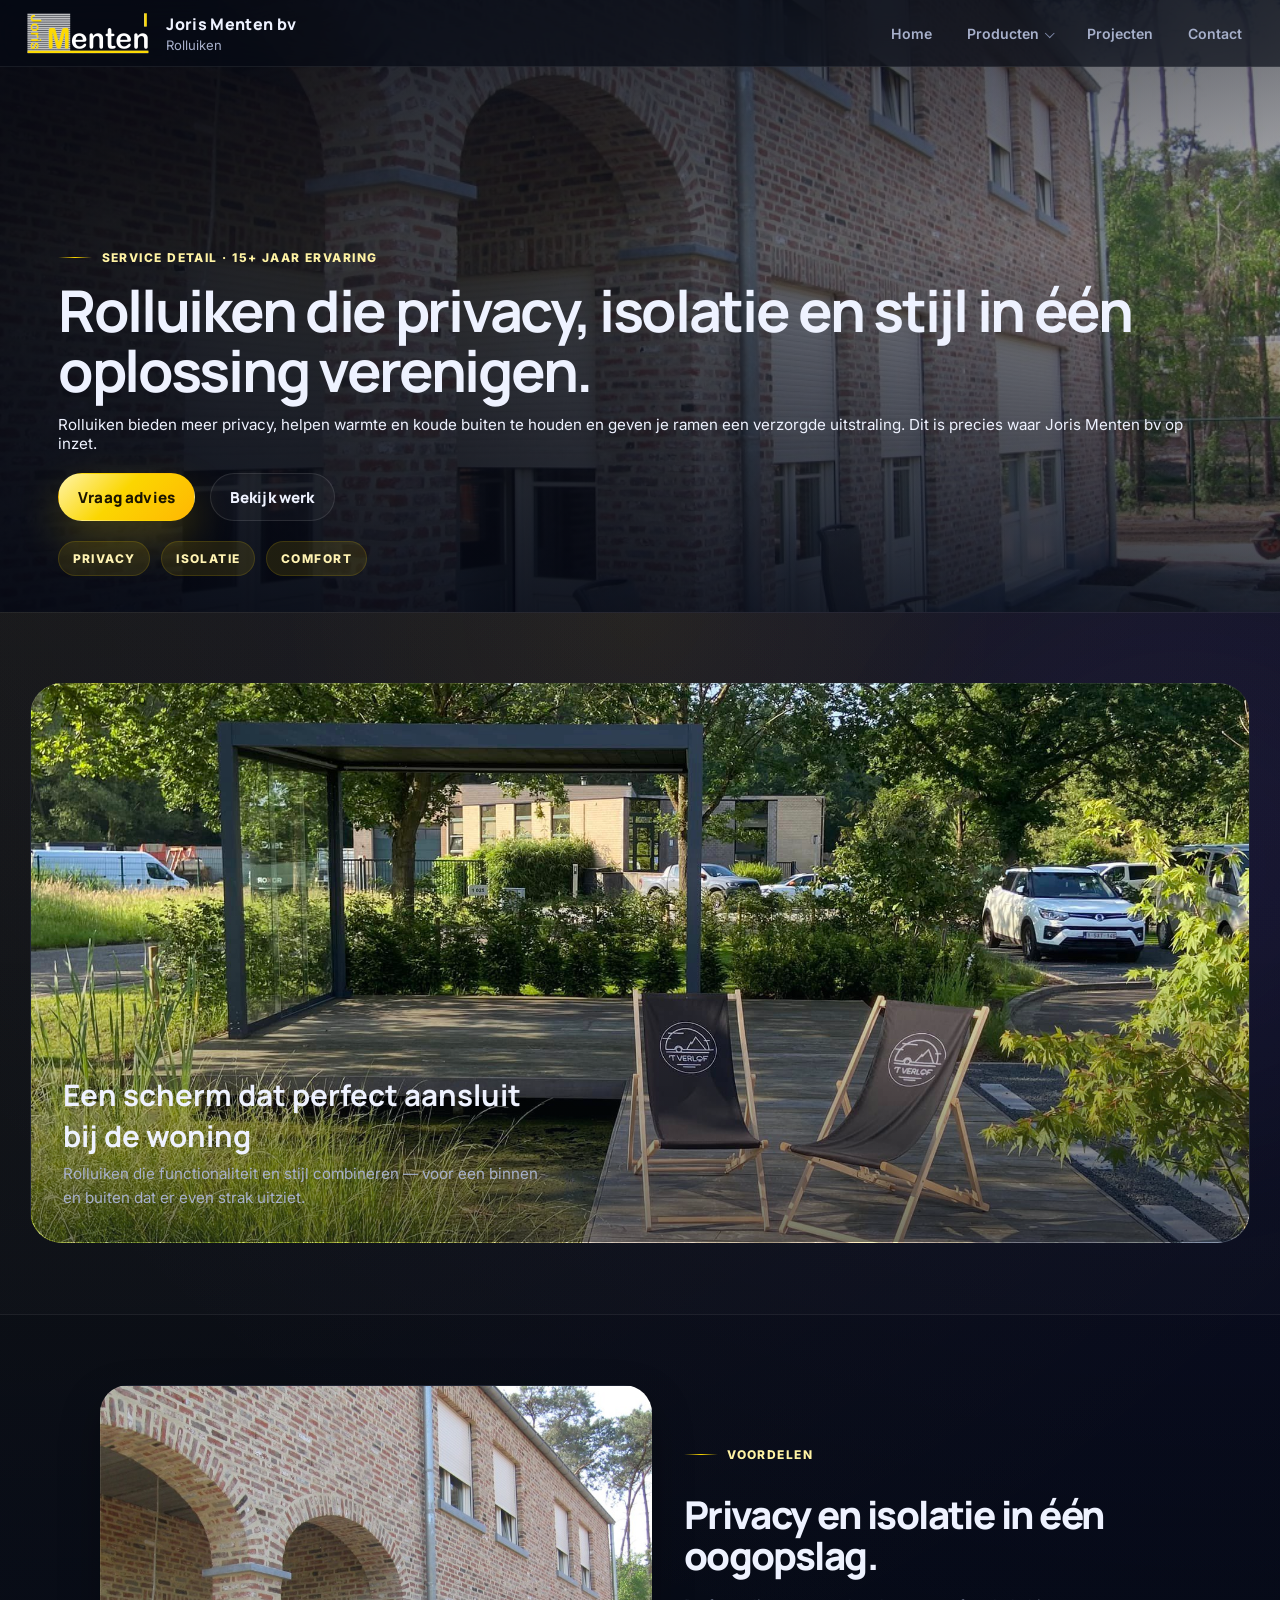
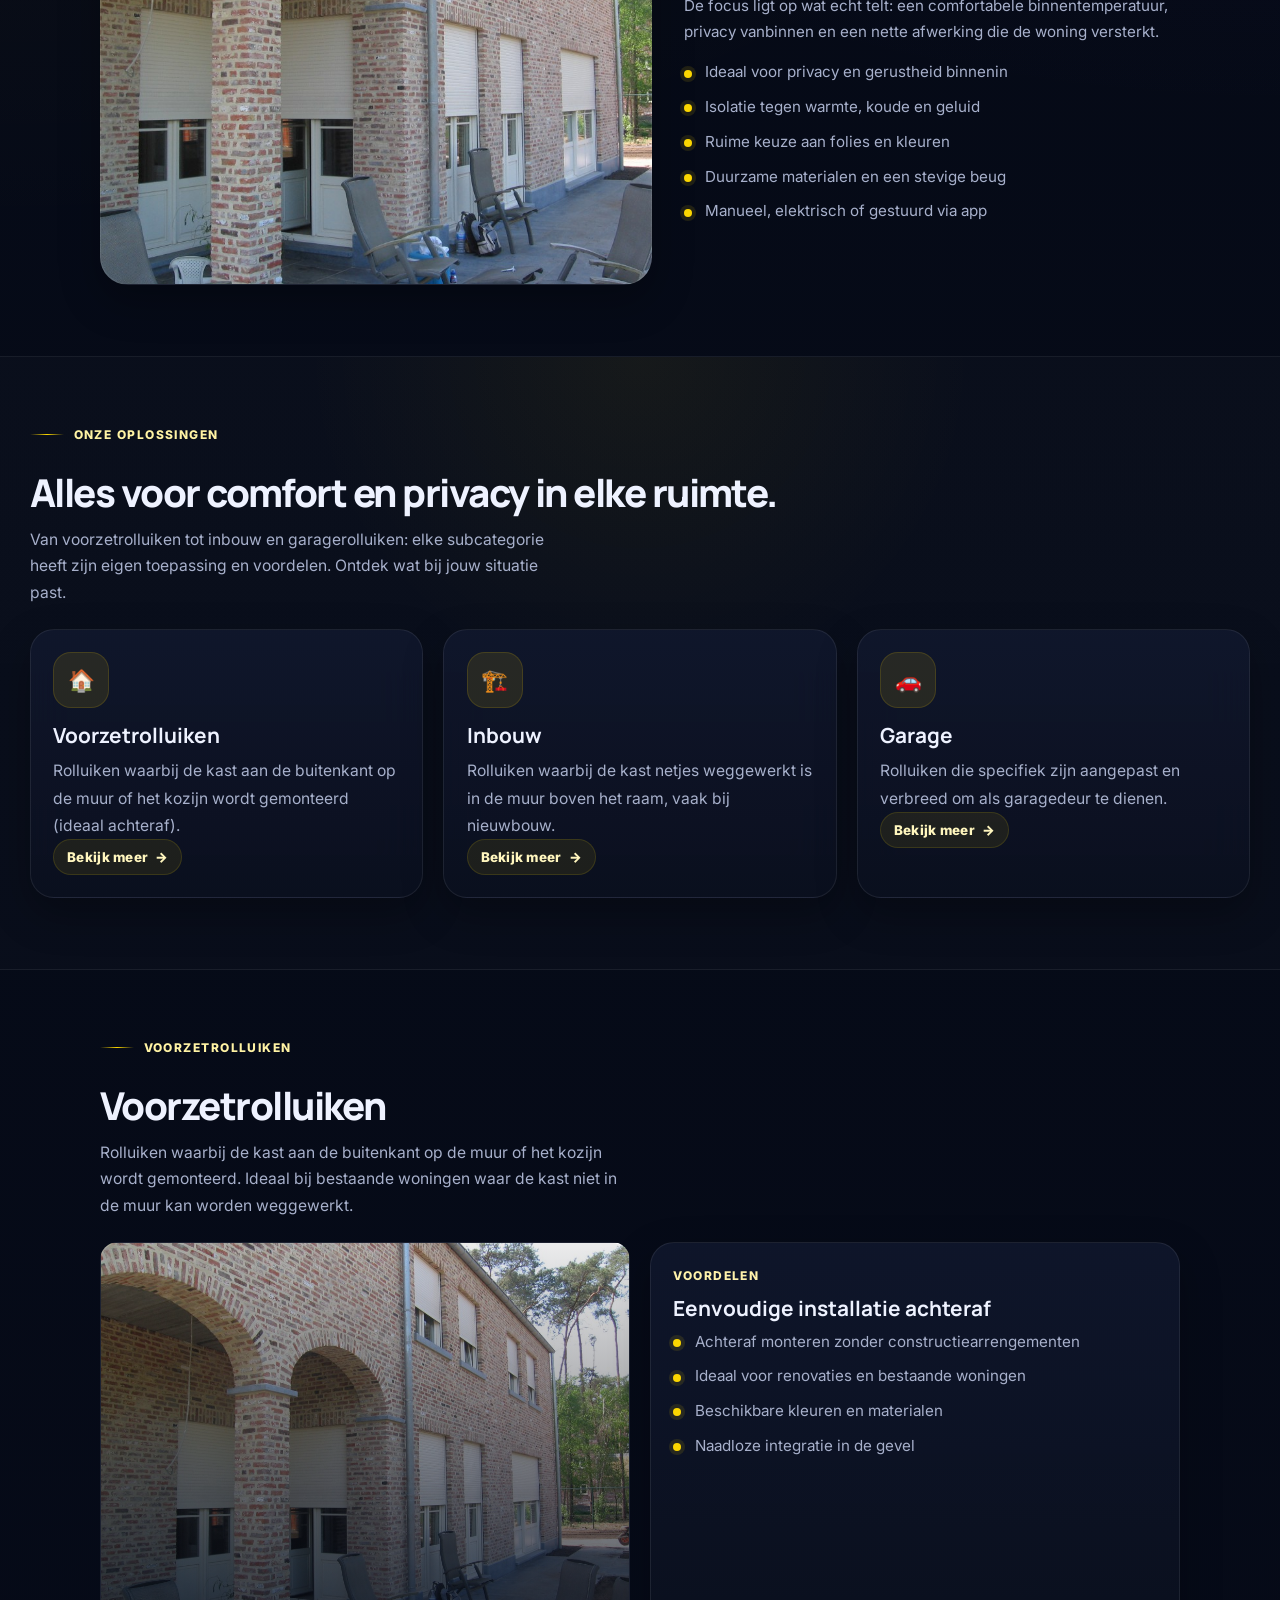
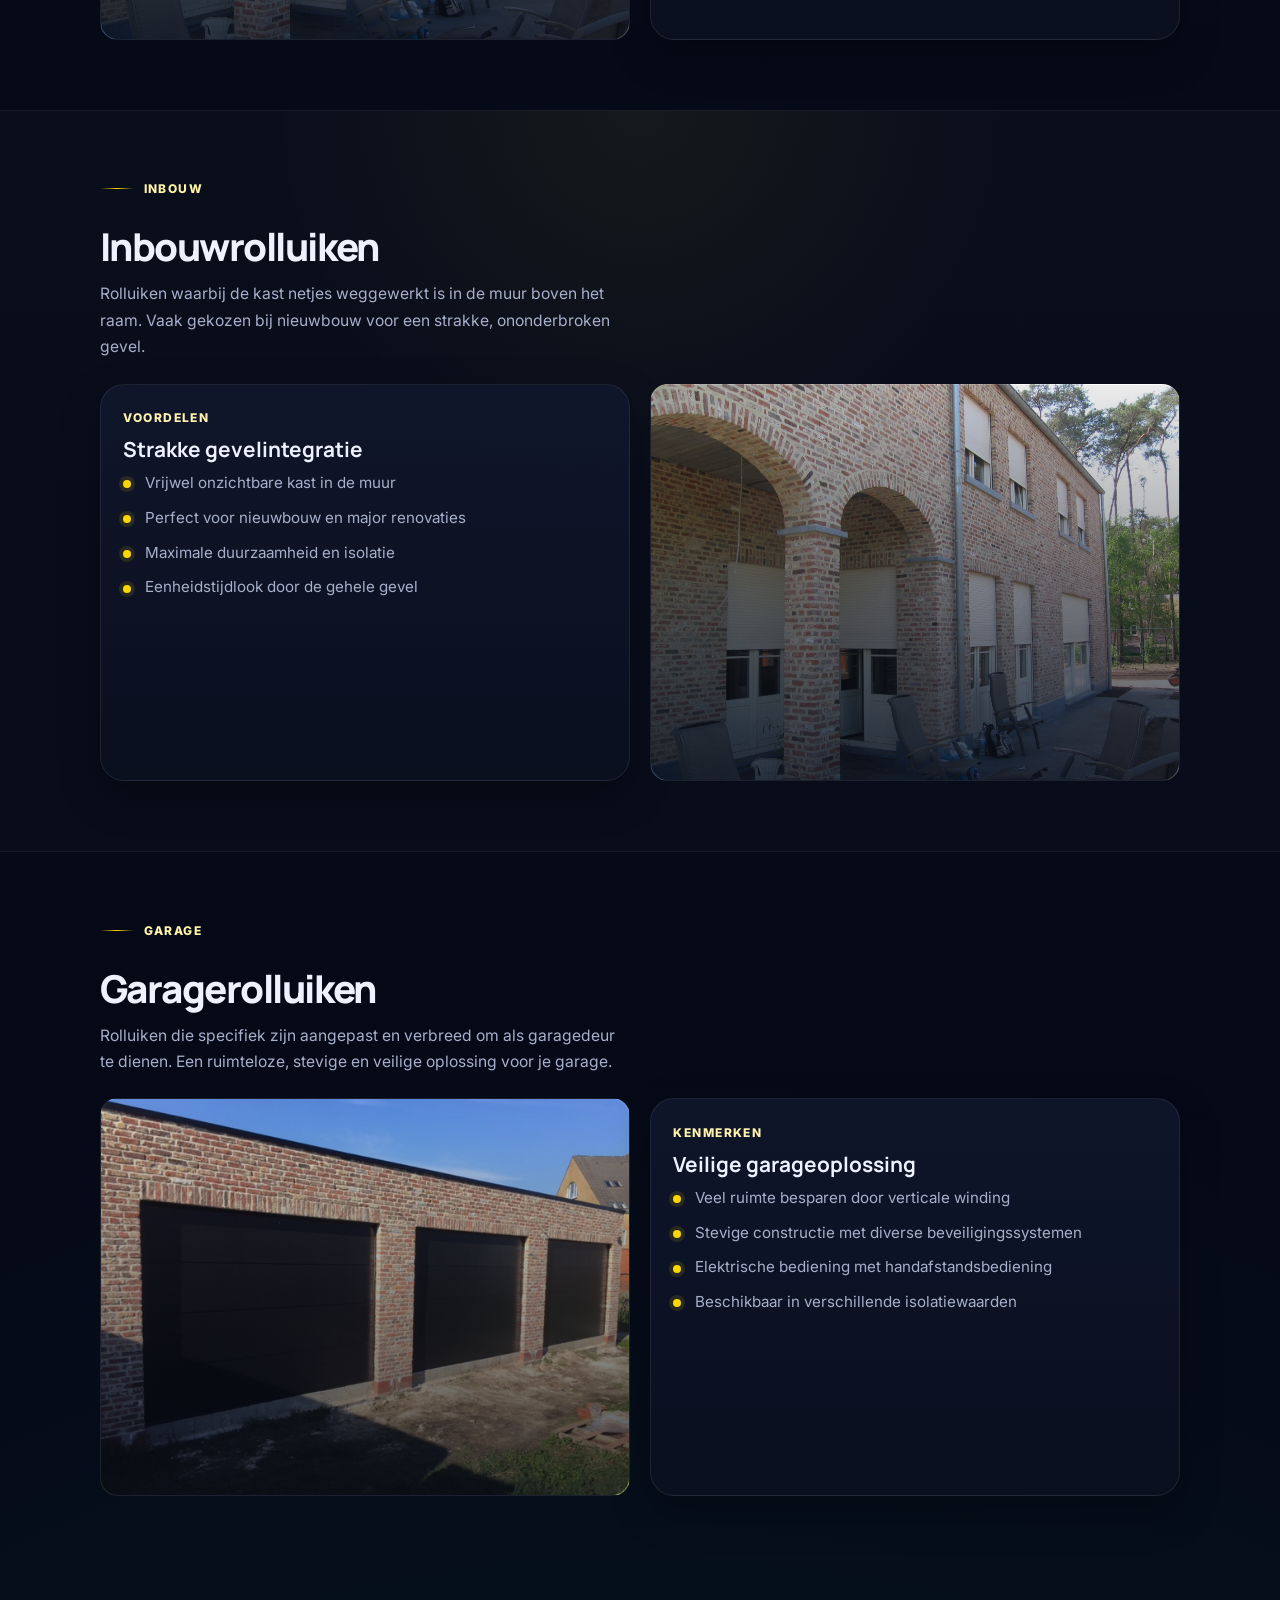
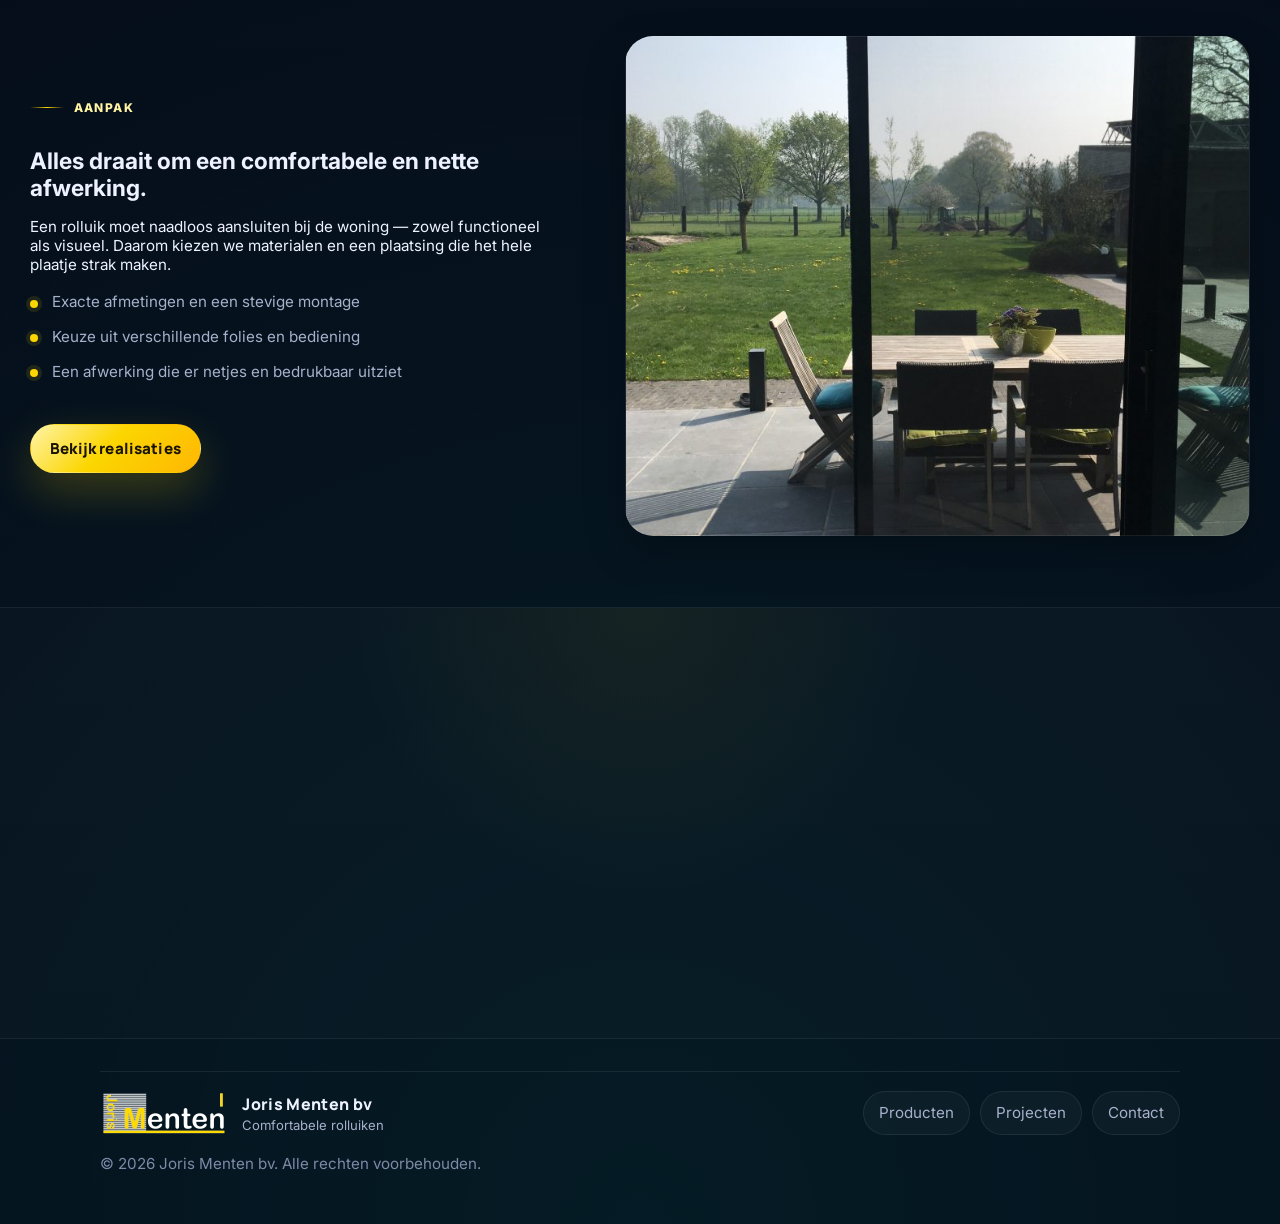
<file: rolluiken.html>
<!DOCTYPE html>
<html lang="nl-BE">
<head>
    <meta charset="UTF-8">
    <meta name="viewport" content="width=device-width, initial-scale=1.0">
    <meta name="description" content="Rolluiken van Joris Menten bv: meer privacy, betere isolatie en extra comfort in elke ruimte — functioneel én netjes afgewerkt.">
    <title>Rolluiken | Joris Menten bv</title>
    <link rel="canonical" href="https://jorismenten.be/rolluiken.html">
    <meta property="og:type" content="website">
    <meta property="og:site_name" content="Joris Menten bv">
    <meta property="og:locale" content="nl_BE">
    <meta property="og:title" content="Rolluiken | Joris Menten bv">
    <meta property="og:description" content="Rolluiken van Joris Menten bv: meer privacy, betere isolatie en extra comfort in elke ruimte — functioneel én netjes afgewerkt.">
    <meta property="og:url" content="https://jorismenten.be/rolluiken.html">
    <meta property="og:image" content="https://jorismenten.be/images/rolluiken.jpg">
    <meta name="twitter:card" content="summary_large_image">
    <link rel="preconnect" href="https://fonts.googleapis.com">
    <link rel="preconnect" href="https://fonts.gstatic.com" crossorigin>
    <link rel="preload" as="style" href="https://fonts.googleapis.com/css2?family=Inter:wght@400;500;600;700;800;900&family=Manrope:wght@500;600;700;800&display=swap"
          onload="this.onload=null;this.rel='stylesheet'">
    <noscript><link rel="stylesheet" href="https://fonts.googleapis.com/css2?family=Inter:wght@400;500;600;700;800;900&family=Manrope:wght@500;600;700;800&display=swap"></noscript>
    <link rel="stylesheet" href="css/style.css">
    <link rel="stylesheet" href="css/admin.css">
    <script src="java/cms.js" defer></script>
    <script src="java/smart-observer.js" defer></script>
    <script src="java/script.js" defer></script>
    <script type="application/ld+json">
    {
      "@context": "https://schema.org",
      "@graph": [
        {
          "@type": "HomeAndConstructionBusiness",
          "@id": "https://jorismenten.be/#business",
          "name": "Joris Menten bv",
          "url": "https://jorismenten.be/",
          "telephone": "+32494225859",
          "email": "info@jorismenten.be",
          "image": "https://jorismenten.be/images/garage.jpg",
          "address": {
            "@type": "PostalAddress",
            "streetAddress": "Ambachtenlaan 19",
            "postalCode": "3294",
            "addressLocality": "Diest",
            "addressRegion": "West-Brabant",
            "addressCountry": "BE"
          },
          "geo": {
            "@type": "GeoCoordinates",
            "latitude": 51.0114972,
            "longitude": 5.0155397
          },
          "areaServed": [
            {
              "@type": "City",
              "name": "Diest"
            },
            {
              "@type": "City",
              "name": "Herselt"
            },
            {
              "@type": "City",
              "name": "Aarschot"
            },
            {
              "@type": "City",
              "name": "Scherpenheuvel-Zichem"
            },
            {
              "@type": "City",
              "name": "Westerlo"
            },
            {
              "@type": "City",
              "name": "Heist-op-den-Berg"
            }
          ]
        },
        {
          "@type": "Service",
          "@id": "https://jorismenten.be/rolluiken.html#service",
          "name": "Rolluiken",
          "serviceType": "Rolluiken en rolluiken voor garages",
          "url": "https://jorismenten.be/rolluiken.html",
          "image": "https://jorismenten.be/images/rolluiken.jpg",
          "provider": {
            "@id": "https://jorismenten.be/#business"
          },
          "areaServed": [
            {
              "@type": "City",
              "name": "Diest"
            },
            {
              "@type": "City",
              "name": "Herselt"
            },
            {
              "@type": "City",
              "name": "Aarschot"
            },
            {
              "@type": "City",
              "name": "Scherpenheuvel-Zichem"
            },
            {
              "@type": "City",
              "name": "Westerlo"
            },
            {
              "@type": "City",
              "name": "Heist-op-den-Berg"
            }
          ],
          "hasOfferCatalog": {
            "@type": "OfferCatalog",
            "name": "Rolluiken",
            "itemListElement": [
              {
                "@type": "Offer",
                "itemOffered": {
                  "@type": "Service",
                  "name": "Voorzetrolluiken"
                }
              },
              {
                "@type": "Offer",
                "itemOffered": {
                  "@type": "Service",
                  "name": "Inbouwrolluiken"
                }
              },
              {
                "@type": "Offer",
                "itemOffered": {
                  "@type": "Service",
                  "name": "Garagerolluiken"
                }
              }
            ]
          }
        },
        {
          "@type": "BreadcrumbList",
          "itemListElement": [
            {
              "@type": "ListItem",
              "position": 1,
              "name": "Home",
              "item": "https://jorismenten.be/"
            },
            {
              "@type": "ListItem",
              "position": 2,
              "name": "Rolluiken",
              "item": "https://jorismenten.be/rolluiken.html"
            }
          ]
        }
      ]
    }
    </script>
</head>
    <body>
        <div class="site-shell">
        <header class="site-header" data-header>
            <a class="brand" href="index.html" aria-label="Joris Menten bv - home">
                <img class="brand-mark" src="images/joris_white2.png" alt="Joris Menten bv logo" width="1024" height="336" loading="lazy">
                <span class="brand-copy">
                    <strong>Joris Menten bv</strong>
                    <span>Rolluiken</span>
                </span>
            </a>

            <button class="nav-toggle" type="button" data-nav-toggle aria-controls="primary-nav" aria-expanded="false" aria-label="Open navigatie">
                <span></span>
                <span></span>
                <span></span>
            </button>

            <nav class="site-nav" id="primary-nav" data-site-nav>
                <a href="index.html">Home</a>
                <div class="nav-item--dropdown">
                    <a href="index.html#producten">Producten</a>
                    <div class="nav-dropdown" data-cms-nav-products></div>
                </div>
                <a href="projecten.html">Projecten</a>
                <a href="index.html#contact">Contact</a>

            </nav>
        </header>

        <main>
            <section class="page-hero page-hero--bleed">
                <div class="page-hero-visual service-rolluiken" style="background-image: url('images/rolluiken.jpg')"></div>
                <div class="page-hero-scrim"></div>
                <div class="page-hero-content reveal">
                    <div class="eyebrow">Service detail · 15+ jaar ervaring</div>
                    <h1>Rolluiken | Joris Menten bv</h1>
                    <p>Rolluiken bieden meer privacy, helpen warmte en koude buiten te houden en geven je ramen een verzorgde uitstraling. Dit is precies waar Joris Menten bv op inzet.</p>
                    <div class="hero-actions">
                        <a class="button button-primary" href="index.html#contact">Vraag advies</a>
                        <a class="button button-secondary" href="projecten.html">Bekijk werk</a>
                    </div>
                    <div class="kicker-row" data-cms-chips>
                        <span class="pill" data-cms-chip="0">Kwaliteit</span>
                        <span class="pill" data-cms-chip="1">Comfort</span>
                        <span class="pill" data-cms-chip="2">Stijl</span>
                    </div>
                </div>
            </section>

            <section class="section section--editorial section--wide surface">
                <div class="section-inner">
                    <div class="statement-image service-rolluiken" style="background-image: url('images/projecten/8.jpg')">
                        <div class="statement-caption">
                            <strong>Een scherm dat perfect aansluit bij de woning</strong>
                            <span>Rolluiken die functionaliteit en stijl combineren — voor een binnen en buiten dat er even strak uitziet.</span>
                        </div>
                    </div>
                </div>
            </section>

            <section class="section section--editorial">
                <div class="section-inner">
                    <div class="sticky-stack">
                    <div class="benefit-band reveal" id="benefits">
                        <div class="benefit-band-media service-rolluiken" style="background-image: url('images/rolluiken.jpg')"></div>
                        <div class="benefit-band-copy">
                            <div class="section-kicker">Voordelen</div>
                            <h2 class="section-title">Sterke punten in één oogopslag.</h2>
                            <p class="section-intro">
                                De focus ligt op wat echt telt: betrouwbare werking, nette montage en een resultaat dat er gewoon goed uitziet.
                            </p>
                            <ul class="benefit-list">
                                <li data-cms-benefit="0">Stevige constructie voor veiligheid en controle</li>
                                <li data-cms-benefit="1">Soepel openen en sluiten voor dagelijks comfort</li>
                                <li data-cms-benefit="2">Premium uitstraling zonder schreeuwerig te worden</li>
                                <li data-cms-benefit="3">Professionele plaatsing met aandacht voor detail</li>
                                <li data-cms-benefit="4">Duurzame materialen en strakke gevelintegratie</li>
                            </ul>
                        </div>
                    </div>
                </div>
            </section>

            <section class="section section--editorial section--wide surface" id="subcategorieen">
                <div class="section-inner">
                    <div class="section-head section-head--tight reveal">
                        <div class="section-kicker">Onze oplossingen</div>
                        <h2 class="section-title">Alles voor comfort en privacy in elke ruimte.</h2>
                        <p class="section-intro">
                            Van voorzetrolluiken tot inbouw en garagerolluiken: elke subcategorie heeft zijn eigen toepassing en voordelen. Ontdek wat bij jouw situatie past.
                        </p>
                    </div>

                    <div class="feature-grid reveal">
                        <article class="feature-card">
                            <div class="feature-icon">🏠</div>
                            <h3>Voorzetrolluiken</h3>
                            <p>Rolluiken waarbij de kast aan de buitenkant op de muur of het kozijn wordt gemonteerd (ideaal achteraf).</p>
                            <a href="#voorzetrolluiken" class="link-pill">Bekijk meer</a>
                        </article>
                        <article class="feature-card">
                            <div class="feature-icon">🏗️</div>
                            <h3>Inbouw</h3>
                            <p>Rolluiken waarbij de kast netjes weggewerkt is in de muur boven het raam, vaak bij nieuwbouw.</p>
                            <a href="#inbouwrolluiken" class="link-pill">Bekijk meer</a>
                        </article>
                        <article class="feature-card">
                            <div class="feature-icon">🚗</div>
                            <h3>Garage</h3>
                            <p>Rolluiken die specifiek zijn aangepast en verbreed om als garagedeur te dienen.</p>
                            <a href="#garagerolluiken" class="link-pill">Bekijk meer</a>
                        </article>
                    </div>
                </div>
            </section>

            <section class="section" id="voorzetrolluiken">
                <div class="section-inner reveal">
                    <div class="section-head section-head--tight">
                        <div class="section-kicker">Voorzetrolluiken</div>
                        <h2 class="section-title">Voorzetrolluiken</h2>
                        <p class="section-intro">
                            Rolluiken waarbij de kast aan de buitenkant op de muur of het kozijn wordt gemonteerd. Ideaal bij bestaande woningen waar de kast niet in de muur kan worden weggewerkt.
                        </p>
                    </div>
                    <div class="grid-2">
                        <div class="service-media" style="background-image: url('images/rolluiken.jpg')">
                            <img src="images/rolluiken.jpg" alt="Voorzetrolluik geïnstalleerd" width="1024" height="768" loading="lazy">
                        </div>
                        <div class="copy-card">
                            <div class="card-tag">Voordelen</div>
                            <h3>Eenvoudige installatie achteraf</h3>
                            <ul class="benefit-list">
                                <li>Achteraf monteren zonder constructiearrengementen</li>
                                <li>Ideaal voor renovaties en bestaande woningen</li>
                                <li>Beschikbare kleuren en materialen</li>
                                <li>Naadloze integratie in de gevel</li>
                            </ul>
                        </div>
                    </div>
                </div>
            </section>

            <section class="section surface" id="inbouwrolluiken">
                <div class="section-inner reveal">
                    <div class="section-head section-head--tight">
                        <div class="section-kicker">Inbouw</div>
                        <h2 class="section-title">Inbouwrolluiken</h2>
                        <p class="section-intro">
                            Rolluiken waarbij de kast netjes weggewerkt is in de muur boven het raam. Vaak gekozen bij nieuwbouw voor een strakke, ononderbroken gevel.
                        </p>
                    </div>
                    <div class="grid-2">
                        <div class="copy-card">
                            <div class="card-tag">Voordelen</div>
                            <h3>Strakke gevelintegratie</h3>
                            <ul class="benefit-list">
                                <li>Vrijwel onzichtbare kast in de muur</li>
                                <li>Perfect voor nieuwbouw en major renovaties</li>
                                <li>Maximale duurzaamheid en isolatie</li>
                                <li>Eenheidstijdlook door de gehele gevel</li>
                            </ul>
                        </div>
                        <div class="service-media" style="background-image: url('images/rolluiken.jpg')">
                            <img src="images/rolluiken.jpg" alt="Inbouwrolluik in muurisolatie" width="1024" height="768" loading="lazy">
                        </div>
                    </div>
                </div>
            </section>

            <section class="section" id="garagerolluiken">
                <div class="section-inner reveal">
                    <div class="section-head section-head--tight">
                        <div class="section-kicker">Garage</div>
                        <h2 class="section-title">Garagerolluiken</h2>
                        <p class="section-intro">
                            Rolluiken die specifiek zijn aangepast en verbreed om als garagedeur te dienen. Een ruimteloze, stevige en veilige oplossing voor je garage.
                        </p>
                    </div>
                    <div class="grid-2">
                        <div class="service-media" style="background-image: url('images/garage.jpg')">
                            <img src="images/garage.jpg" alt="Garagerolluik geïnstalleerd" width="640" height="480" loading="lazy">
                        </div>
                        <div class="copy-card">
                            <div class="card-tag">Kenmerken</div>
                            <h3>Veilige garageoplossing</h3>
                            <ul class="benefit-list">
                                <li>Veel ruimte besparen door verticale winding</li>
                                <li>Stevige constructie met diverse beveiligingssystemen</li>
                                <li>Elektrische bediening met handafstandsbediening</li>
                                <li>Beschikbaar in verschillende isolatiewaarden</li>
                            </ul>
                        </div>
                    </div>
                </div>
            </section>

            <section class="section section--editorial section--wide">
                <div class="section-inner">
                    <div class="sticky-stack">
                    <div class="benefit-band benefit-band-reverse reveal" id="approach">
                        <div class="benefit-band-media" style="background-image: url('images/projecten/6.jpg')"></div>
                        <div class="benefit-band-copy">
                            <div class="section-kicker">Aanpak</div>
                            <h2>Alles draait om een comfortabele en nette afwerking.</h2>
                            <p>
                                Een rolluik moet naadloos aansluiten bij de woning — zowel functioneel als visueel. Daarom kiezen we materialen en een plaatsing die het hele plaatje strak maken.
                            </p>
                            <ul class="benefit-list">
                                <li data-cms-bullet="0">Exacte afmetingen en een stevige montage</li>
                                <li data-cms-bullet="1">Keuze uit verschillende folies en bediening</li>
                                <li data-cms-bullet="2">Een afwerking die er netjes en bedrukbaar uitziet</li>
                            </ul>
                            <div class="hero-actions">
                                <a class="button button-primary" href="projecten.html">Bekijk realisaties</a>
                            </div>
                        </div>
                    </div>
                    </div>
                </div>
            </section>

            <section id="closing" class="section surface">
                <div class="section-inner reveal">
                    <div class="section-head section-head--tight">
                        <div class="section-kicker">Klaar voor de volgende stap</div>
                        <h2 class="section-title">Op zoek naar rolluiken die comfort en stijl combineren?</h2>
                        <p class="section-intro">
                            Neem contact op voor advies of een offerte. Kort, duidelijk en zonder omwegen.
                        </p>
                    </div>
                    <div class="hero-actions">
                        <a class="button button-primary" href="index.html#contact">Neem contact op</a>
                        <a class="button button-secondary" href="index.html">Terug naar home</a>
                    </div>
                </div>
            </section>
        </main>

        <footer class="footer">
            <div class="footer-inner">
                <div class="footer-top">
                    <a class="brand" href="index.html" aria-label="Joris Menten bv - home">
                        <img class="brand-mark" src="images/joris_white2.png" alt="Joris Menten bv logo" width="1024" height="336" loading="lazy">
                        <span class="brand-copy">
                            <strong>Joris Menten bv</strong>
                            <span>Rolluiken</span>
                        </span>
                    </a>
                    <div class="footer-links">
                        <a href="index.html#producten">Producten</a>
                        <a href="projecten.html">Projecten</a>
                        <a href="index.html#contact">Contact</a>
                    </div>
                </div>
                <p>&copy; 2026 Joris Menten bv. Alle rechten voorbehouden.</p>
            </div>
        </footer>

        <div class="lightbox" data-lightbox aria-hidden="true">
            <button class="lightbox-close" type="button" data-lightbox-close aria-label="Sluit afbeelding">×</button>
            <div class="lightbox-inner" role="dialog" aria-modal="true" aria-label="Afbeelding in groot formaat">
                <img data-lightbox-image alt="">
                <div class="lightbox-caption" data-lightbox-caption></div>
            </div>
        </div>
    </div>
</body>
</html>
</file>
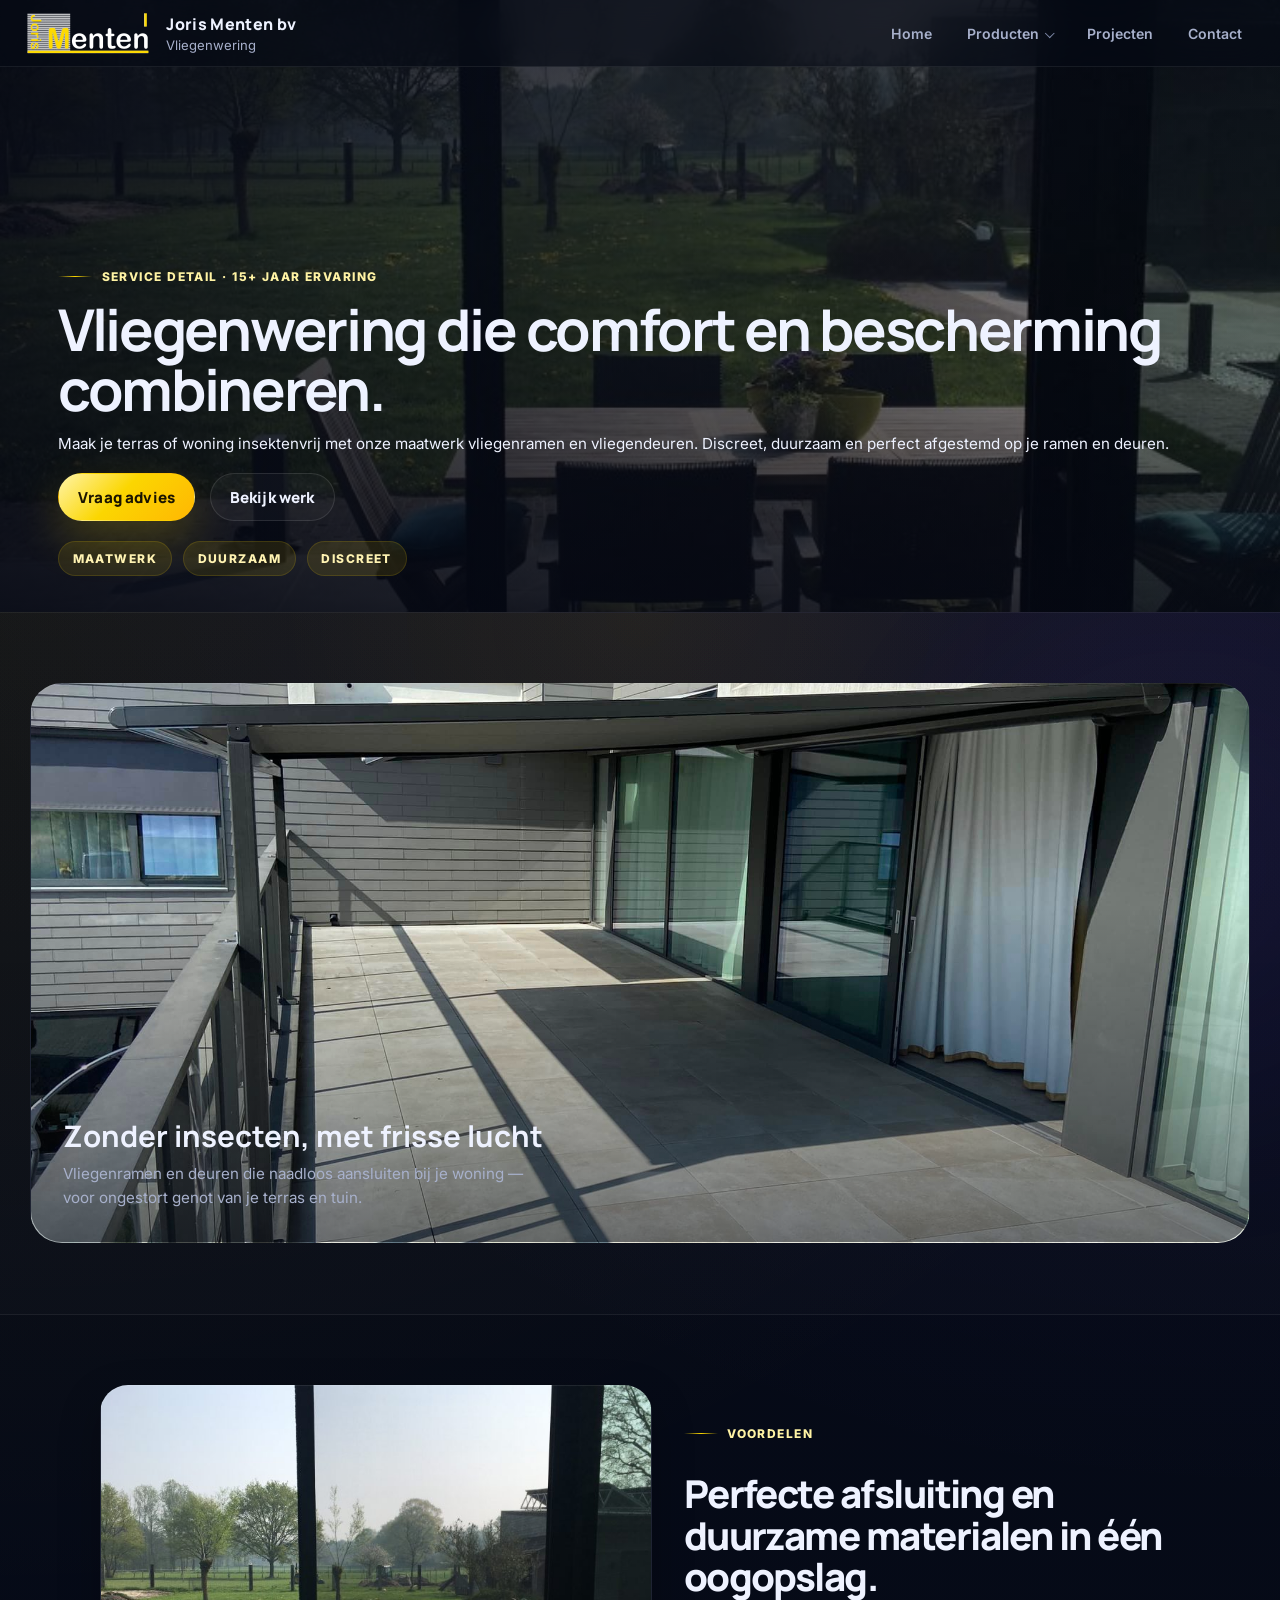
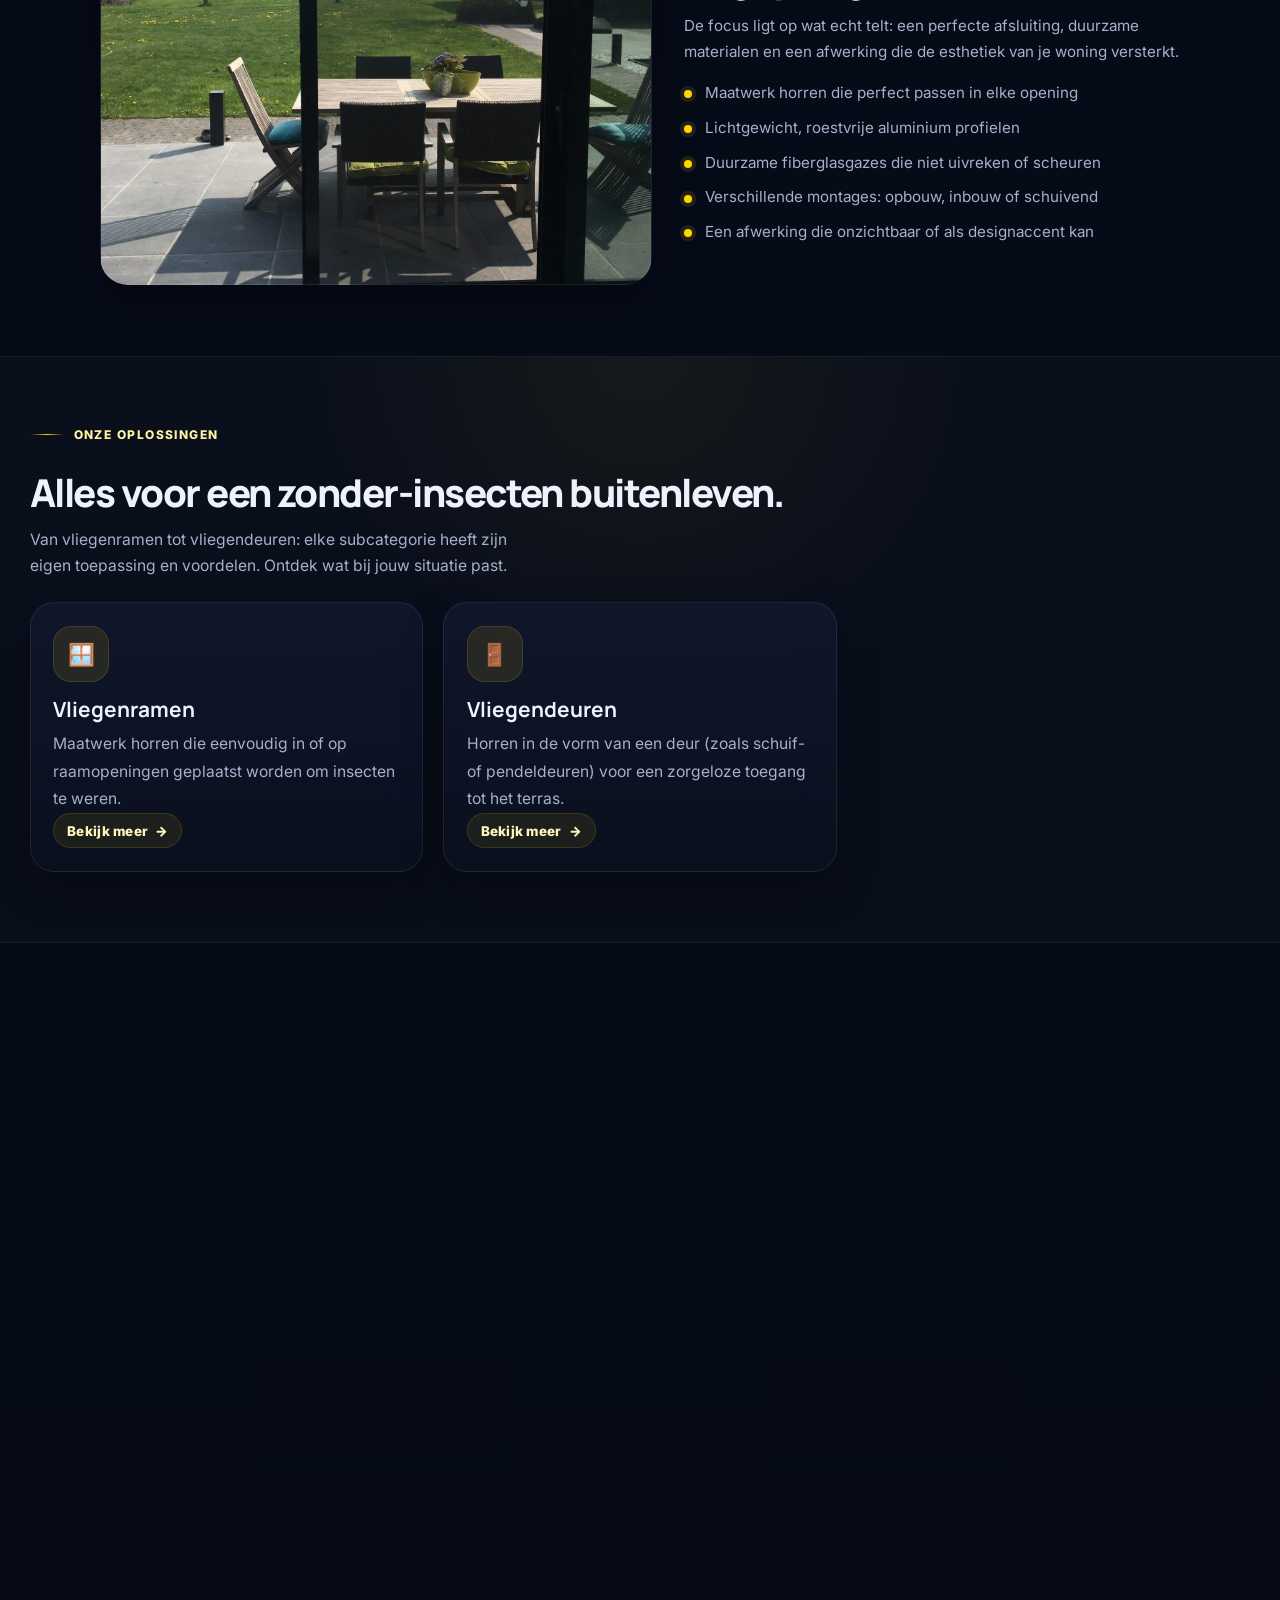
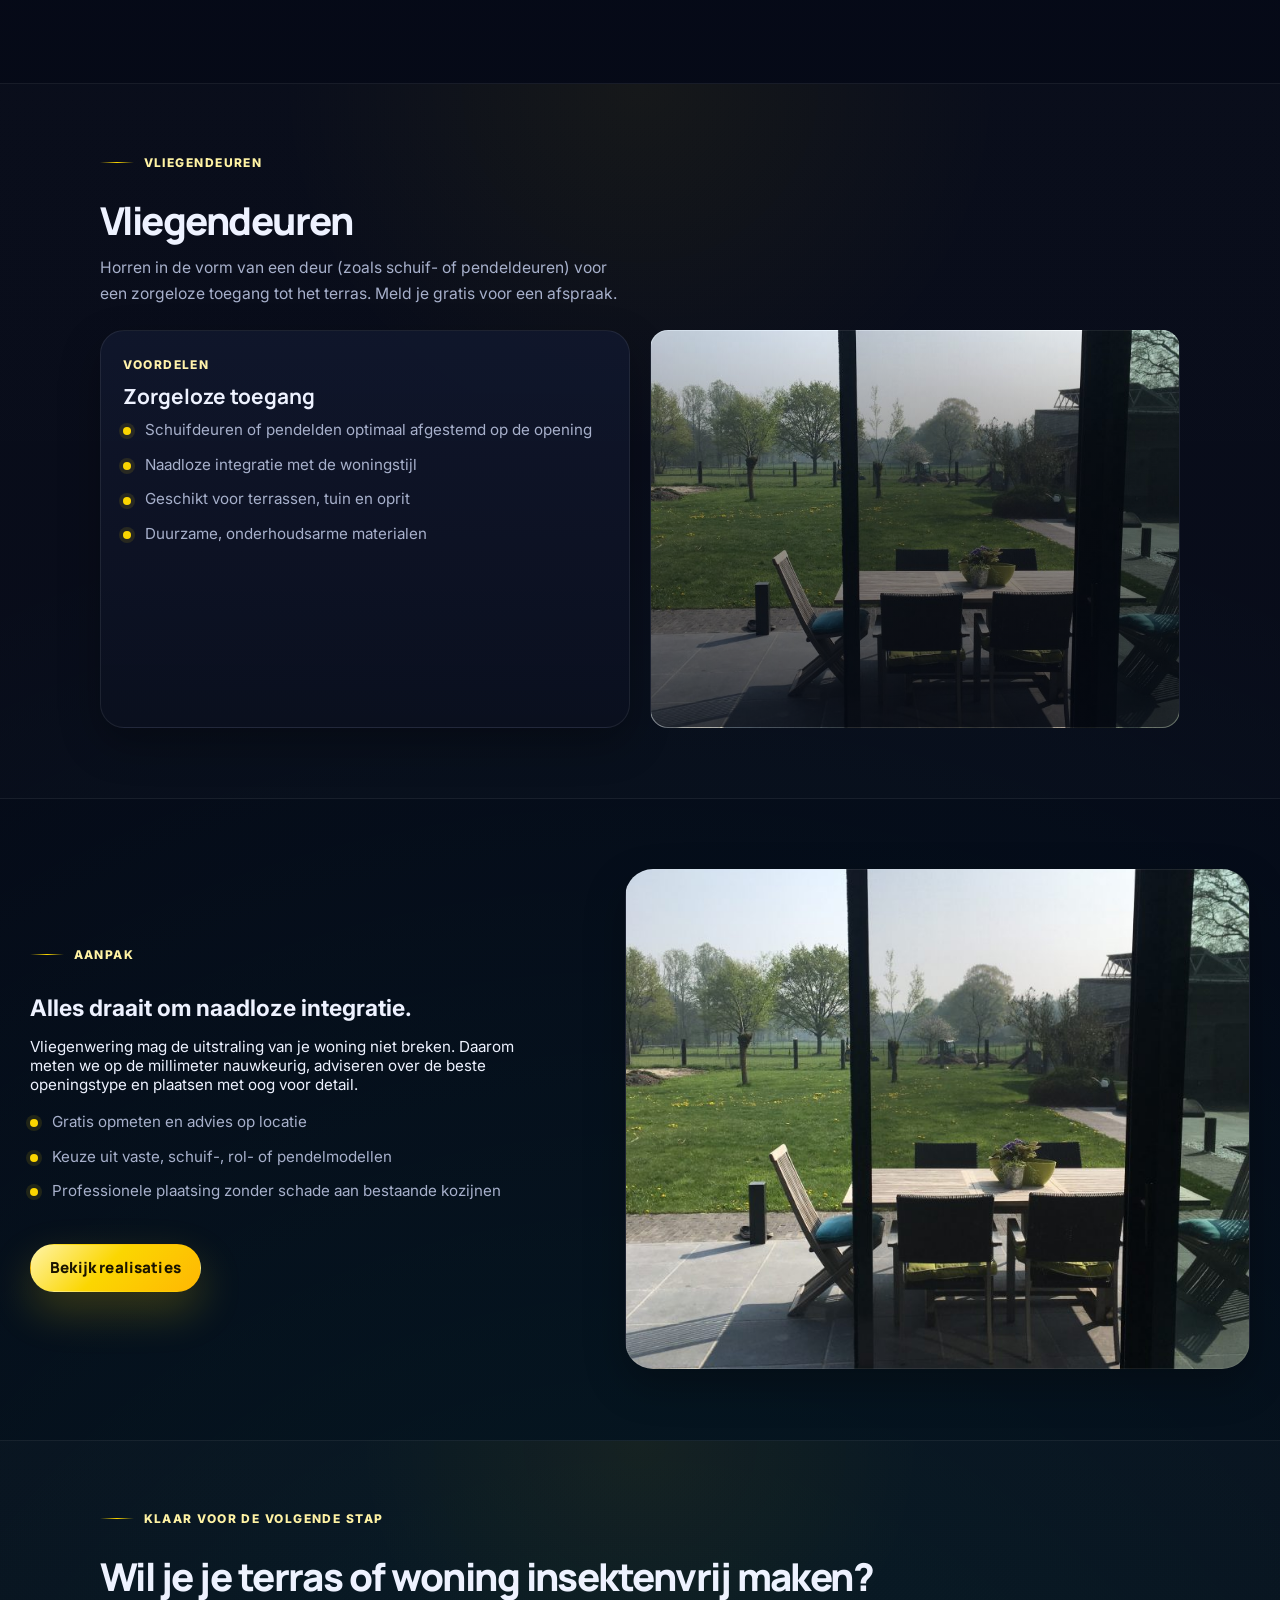
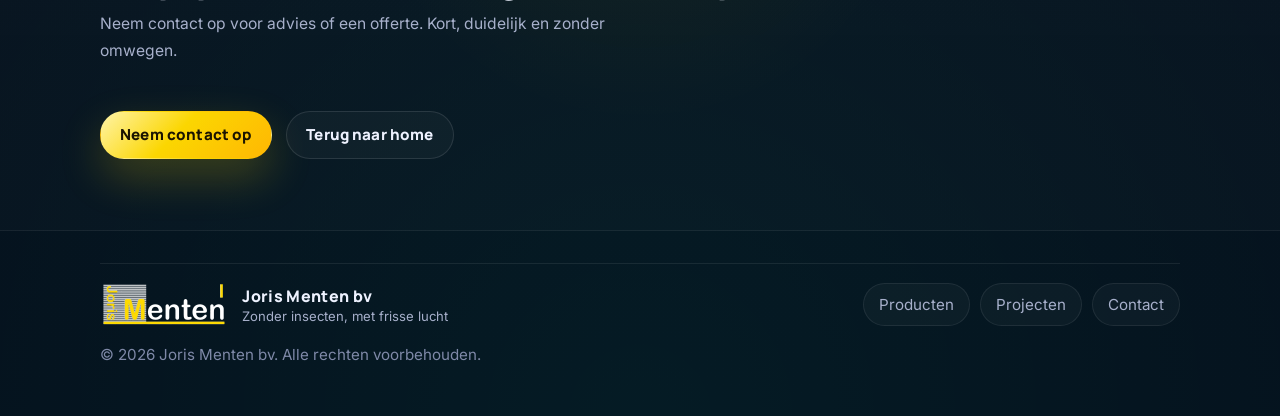
<file: vliegenwering.html>
<!DOCTYPE html>
<html lang="nl-BE">
<head>
    <meta charset="UTF-8">
    <meta name="viewport" content="width=device-width, initial-scale=1.0">
    <meta name="description" content="Vliegenwering van Joris Menten bv: maatwerk vliegenramen en vliegendeuren voor een zorgeloze toegang tot het terras zonder insecten.">
    <title>Vliegenwering | Joris Menten bv</title>
    <link rel="canonical" href="https://jorismenten.be/vliegenwering.html">
    <meta property="og:type" content="website">
    <meta property="og:site_name" content="Joris Menten bv">
    <meta property="og:locale" content="nl_BE">
    <meta property="og:title" content="Vliegenwering | Joris Menten bv">
    <meta property="og:description" content="Vliegenwering van Joris Menten bv: maatwerk vliegenramen en vliegendeuren voor een zorgeloze toegang tot het terras zonder insecten.">
    <meta property="og:url" content="https://jorismenten.be/vliegenwering.html">
    <meta property="og:image" content="https://jorismenten.be/images/vliegen.jpg">
    <meta name="twitter:card" content="summary_large_image">
    <link rel="preconnect" href="https://fonts.googleapis.com">
    <link rel="preconnect" href="https://fonts.gstatic.com" crossorigin>
    <link rel="preload" as="style" href="https://fonts.googleapis.com/css2?family=Inter:wght@400;500;600;700;800;900&family=Manrope:wght@500;600;700;800&display=swap"
          onload="this.onload=null;this.rel='stylesheet'">
    <noscript><link rel="stylesheet" href="https://fonts.googleapis.com/css2?family=Inter:wght@400;500;600;700;800;900&family=Manrope:wght@500;600;700;800&display=swap"></noscript>
    <link rel="stylesheet" href="css/style.css">
    <link rel="stylesheet" href="css/admin.css">
    <script src="java/cms.js" defer></script>
    <script src="java/smart-observer.js" defer></script>
    <script src="java/script.js" defer></script>
    <script type="application/ld+json">
    {
      "@context": "https://schema.org",
      "@graph": [
        {
          "@type": "HomeAndConstructionBusiness",
          "@id": "https://jorismenten.be/#business",
          "name": "Joris Menten bv",
          "url": "https://jorismenten.be/",
          "telephone": "+32494225859",
          "email": "info@jorismenten.be",
          "image": "https://jorismenten.be/images/garage.jpg",
          "address": {
            "@type": "PostalAddress",
            "streetAddress": "Ambachtenlaan 19",
            "postalCode": "3294",
            "addressLocality": "Diest",
            "addressRegion": "West-Brabant",
            "addressCountry": "BE"
          },
          "geo": {
            "@type": "GeoCoordinates",
            "latitude": 51.0114972,
            "longitude": 5.0155397
          },
          "areaServed": [
            {
              "@type": "City",
              "name": "Diest"
            },
            {
              "@type": "City",
              "name": "Herselt"
            },
            {
              "@type": "City",
              "name": "Aarschot"
            },
            {
              "@type": "City",
              "name": "Scherpenheuvel-Zichem"
            },
            {
              "@type": "City",
              "name": "Westerlo"
            },
            {
              "@type": "City",
              "name": "Heist-op-den-Berg"
            }
          ]
        },
        {
          "@type": "Service",
          "@id": "https://jorismenten.be/vliegenwering.html#service",
          "name": "Vliegenwering",
          "serviceType": "Maatwerk vliegenwering",
          "url": "https://jorismenten.be/vliegenwering.html",
          "image": "https://jorismenten.be/images/vliegen.jpg",
          "provider": {
            "@id": "https://jorismenten.be/#business"
          },
          "areaServed": [
            {
              "@type": "City",
              "name": "Diest"
            },
            {
              "@type": "City",
              "name": "Herselt"
            },
            {
              "@type": "City",
              "name": "Aarschot"
            },
            {
              "@type": "City",
              "name": "Scherpenheuvel-Zichem"
            },
            {
              "@type": "City",
              "name": "Westerlo"
            },
            {
              "@type": "City",
              "name": "Heist-op-den-Berg"
            }
          ],
          "hasOfferCatalog": {
            "@type": "OfferCatalog",
            "name": "Vliegenwering",
            "itemListElement": [
              {
                "@type": "Offer",
                "itemOffered": {
                  "@type": "Service",
                  "name": "Vliegenramen"
                }
              },
              {
                "@type": "Offer",
                "itemOffered": {
                  "@type": "Service",
                  "name": "Vliegendeuren"
                }
              }
            ]
          }
        },
        {
          "@type": "BreadcrumbList",
          "itemListElement": [
            {
              "@type": "ListItem",
              "position": 1,
              "name": "Home",
              "item": "https://jorismenten.be/"
            },
            {
              "@type": "ListItem",
              "position": 2,
              "name": "Vliegenwering",
              "item": "https://jorismenten.be/vliegenwering.html"
            }
          ]
        }
      ]
    }
    </script>
</head>
    <body>
        <div class="site-shell">
        <header class="site-header" data-header>
            <a class="brand" href="index.html" aria-label="Joris Menten bv - home">
                <img class="brand-mark" src="images/joris_white2.png" alt="Joris Menten bv logo" width="1024" height="336" loading="lazy">
                <span class="brand-copy">
                    <strong>Joris Menten bv</strong>
                    <span>Vliegenwering</span>
                </span>
            </a>

            <button class="nav-toggle" type="button" data-nav-toggle aria-controls="primary-nav" aria-expanded="false" aria-label="Open navigatie">
                <span></span>
                <span></span>
                <span></span>
            </button>

            <nav class="site-nav" id="primary-nav" data-site-nav>
                <a href="index.html">Home</a>
                <div class="nav-item--dropdown">
                    <a href="index.html#producten">Producten</a>
                    <div class="nav-dropdown" data-cms-nav-products></div>
                </div>
                <a href="projecten.html">Projecten</a>
                <a href="index.html#contact">Contact</a>

            </nav>
        </header>

        <main>
            <section class="page-hero page-hero--bleed">
                <div class="page-hero-visual service-vliegenwering" style="background-image: url('images/vliegen.jpg')"></div>
                <div class="page-hero-scrim"></div>
                <div class="page-hero-content reveal">
                    <div class="eyebrow">Service detail · 15+ jaar ervaring</div>
                    <h1>Vliegenwering | Joris Menten bv</h1>
                    <p>Maak je terras of woning insektenvrij met onze maatwerk vliegenramen en vliegendeuren. Discreet, duurzaam en perfect afgestemd op je ramen en deuren.</p>
                    <div class="hero-actions">
                        <a class="button button-primary" href="index.html#contact">Vraag advies</a>
                        <a class="button button-secondary" href="projecten.html">Bekijk werk</a>
                    </div>
                    <div class="kicker-row" data-cms-chips>
                        <span class="pill" data-cms-chip="0">Maatwerk</span>
                        <span class="pill" data-cms-chip="1">Duurzaam</span>
                        <span class="pill" data-cms-chip="2">Discreet</span>
                    </div>
                </div>
            </section>

            <section class="section section--editorial section--wide surface">
                <div class="section-inner">
                    <div class="statement-image service-vliegenwering" style="background-image: url('images/vliegen.jpg')">
                        <div class="statement-caption">
                            <strong>Zonder insecten, met frisse lucht</strong>
                            <span>Vliegenramen en deuren die naadloos aansluiten bij je woning — voor ongestort genot van je terras en tuin.</span>
                        </div>
                    </div>
                </div>
            </section>

            <section class="section section--editorial">
                <div class="section-inner">
                    <div class="sticky-stack">
                    <div class="benefit-band reveal" id="benefits">
                        <div class="benefit-band-media service-vliegenwering" style="background-image: url('images/vliegen.jpg')"></div>
                        <div class="benefit-band-copy">
                            <div class="section-kicker">Voordelen</div>
                            <h2 class="section-title">Sterke punten in één oogopslag.</h2>
                            <p class="section-intro">
                                De focus ligt op wat echt telt: perfecte afsluiting, duurzame materialen en een afwerking die de esthetiek van je woning versterkt.
                            </p>
                            <ul class="benefit-list">
                                <li data-cms-benefit="0">Maatwerk horren die perfect passen in elke opening</li>
                                <li data-cms-benefit="1">Lichtgewicht, roestvrije aluminium profielen</li>
                                <li data-cms-benefit="2">Duurzame fiberglasgazes die niet uivreken of scheuren</li>
                                <li data-cms-benefit="3">Verschillende montages: opbouw, inbouw of schuivend</li>
                                <li data-cms-benefit="4">Een afwerking die onzichtbaar of als designaccent kan</li>
                            </ul>
                        </div>
                    </div>
                </div>
            </section>

            <section class="section section--editorial section--wide surface" id="subcategorieen">
                <div class="section-inner">
                    <div class="section-head section-head--tight reveal">
                        <div class="section-kicker">Onze oplossingen</div>
                        <h2 class="section-title">Alles voor een zonder-insecten buitenleven.</h2>
                        <p class="section-intro">
                            Van vliegenramen tot vliegendeuren: elke subcategorie heeft zijn eigen toepassing en voordelen. Ontdek wat bij jouw situatie past.
                        </p>
                    </div>

                    <div class="feature-grid reveal">
                        <article class="feature-card">
                            <div class="feature-icon">🪟</div>
                            <h3>Vliegenramen</h3>
                            <p>Maatwerk horren die eenvoudig in of op raamopeningen geplaatst worden om insecten te weren.</p>
                            <a href="#vliegenramen" class="link-pill">Bekijk meer</a>
                        </article>
                        <article class="feature-card">
                            <div class="feature-icon">🚪</div>
                            <h3>Vliegendeuren</h3>
                            <p>Horren in de vorm van een deur (zoals schuif- of pendeldeuren) voor een zorgeloze toegang tot het terras.</p>
                            <a href="#vliegendeuren" class="link-pill">Bekijk meer</a>
                        </article>
                    </div>
                </div>
            </section>

            <section class="section" id="vliegenramen">
                <div class="section-inner reveal">
                    <div class="section-head section-head--tight">
                        <div class="section-kicker">Vliegenramen</div>
                        <h2 class="section-title">Vliegenramen</h2>
                        <p class="section-intro">
                            Maatwerk horren die eenvoudig in of op raamopeningen geplaatst worden om insecten te weer. Beschikbaar in verschillende modellen en afmetingen.
                        </p>
                    </div>
                    <div class="grid-2">
                        <div class="service-media" style="background-image: url('images/vliegen.jpg')">
                            <img src="images/vliegen.jpg" alt="Vliegenramen geïnstalleerd" width="768" height="1024" loading="lazy">
                        </div>
                        <div class="copy-card">
                            <div class="card-tag">Voordelen</div>
                            <h3>Frisse lucht zonder insecten</h3>
                            <ul class="benefit-list">
                                <li>Maatwerk die perfect past in elke opening</li>
                                <li>Duurzame aluminium of kunststof profielen</li>
                                <li>Eenvoudige instalatie zonder timmerwerk</li>
                                <li>Besbeschikbaar als zicht- of zwart doek</li>
                            </ul>
                        </div>
                    </div>
                </div>
            </section>

            <section class="section surface" id="vliegendeuren">
                <div class="section-inner reveal">
                    <div class="section-head section-head--tight">
                        <div class="section-kicker">Vliegendeuren</div>
                        <h2 class="section-title">Vliegendeuren</h2>
                        <p class="section-intro">
                            Horren in de vorm van een deur (zoals schuif- of pendeldeuren) voor een zorgeloze toegang tot het terras. Meld je gratis voor een afspraak.
                        </p>
                    </div>
                    <div class="grid-2">
                        <div class="copy-card">
                            <div class="card-tag">Voordelen</div>
                            <h3>Zorgeloze toegang</h3>
                            <ul class="benefit-list">
                                <li>Schuifdeuren of pendelden optimaal afgestemd op de opening</li>
                                <li>Naadloze integratie met de woningstijl</li>
                                <li>Geschikt voor terrassen, tuin en oprit</li>
                                <li>Duurzame, onderhoudsarme materialen</li>
                            </ul>
                        </div>
                        <div class="service-media" style="background-image: url('images/vliegen.jpg')">
                            <img src="images/vliegen.jpg" alt="Vliegendeuren geïnstalleerd" width="768" height="1024" loading="lazy">
                        </div>
                    </div>
                </div>
            </section>

            <section class="section section--editorial section--wide">
                <div class="section-inner">
                    <div class="sticky-stack">
                    <div class="benefit-band benefit-band-reverse reveal" id="approach">
                        <div class="benefit-band-media" style="background-image: url('images/projecten/6.jpg')"></div>
                        <div class="benefit-band-copy">
                            <div class="section-kicker">Aanpak</div>
                            <h2>Alles draait om naadloze integratie.</h2>
                            <p>
                                Vliegenwering mag de uitstraling van je woning niet breken. Daarom meten we op de millimeter nauwkeurig, adviseren over de beste openingstype en plaatsen met oog voor detail.
                            </p>
                            <ul class="benefit-list">
                                <li data-cms-bullet="0">Gratis opmeten en advies op locatie</li>
                                <li data-cms-bullet="1">Keuze uit vaste, schuif-, rol- of pendelmodellen</li>
                                <li data-cms-bullet="2">Professionele plaatsing zonder schade aan bestaande kozijnen</li>
                            </ul>
                            <div class="hero-actions">
                                <a class="button button-primary" href="projecten.html">Bekijk realisaties</a>
                            </div>
                        </div>
                    </div>
                    </div>
                </div>
            </section>

            <section id="closing" class="section surface">
                <div class="section-inner reveal">
                    <div class="section-head section-head--tight">
                        <div class="section-kicker">Klaar voor de volgende stap</div>
                        <h2 class="section-title">Wil je je terras of woning insektenvrij maken?</h2>
                        <p class="section-intro">
                            Neem contact op voor advies of een offerte. Kort, duidelijk en zonder omwegen.
                        </p>
                    </div>
                    <div class="hero-actions">
                        <a class="button button-primary" href="index.html#contact">Neem contact op</a>
                        <a class="button button-secondary" href="index.html">Terug naar home</a>
                    </div>
                </div>
            </section>
        </main>

        <footer class="footer">
            <div class="footer-inner">
                <div class="footer-top">
                    <a class="brand" href="index.html" aria-label="Joris Menten bv - home">
                        <img class="brand-mark" src="images/joris_white2.png" alt="Joris Menten bv logo" width="1024" height="336" loading="lazy">
                        <span class="brand-copy">
                            <strong>Joris Menten bv</strong>
                            <span>Vliegenwering</span>
                        </span>
                    </a>
                    <div class="footer-links">
                        <a href="index.html#producten">Producten</a>
                        <a href="projecten.html">Projecten</a>
                        <a href="index.html#contact">Contact</a>
                    </div>
                </div>
                <p>&copy; 2026 Joris Menten bv. Alle rechten voorbehouden.</p>
            </div>
        </footer>

        <div class="lightbox" data-lightbox aria-hidden="true">
            <button class="lightbox-close" type="button" data-lightbox-close aria-label="Sluit afbeelding">×</button>
            <div class="lightbox-inner" role="dialog" aria-modal="true" aria-label="Afbeelding in groot formaat">
                <img data-lightbox-image alt="">
                <div class="lightbox-caption" data-lightbox-caption></div>
            </div>
        </div>
    </div>
</body>
</html>
</file>
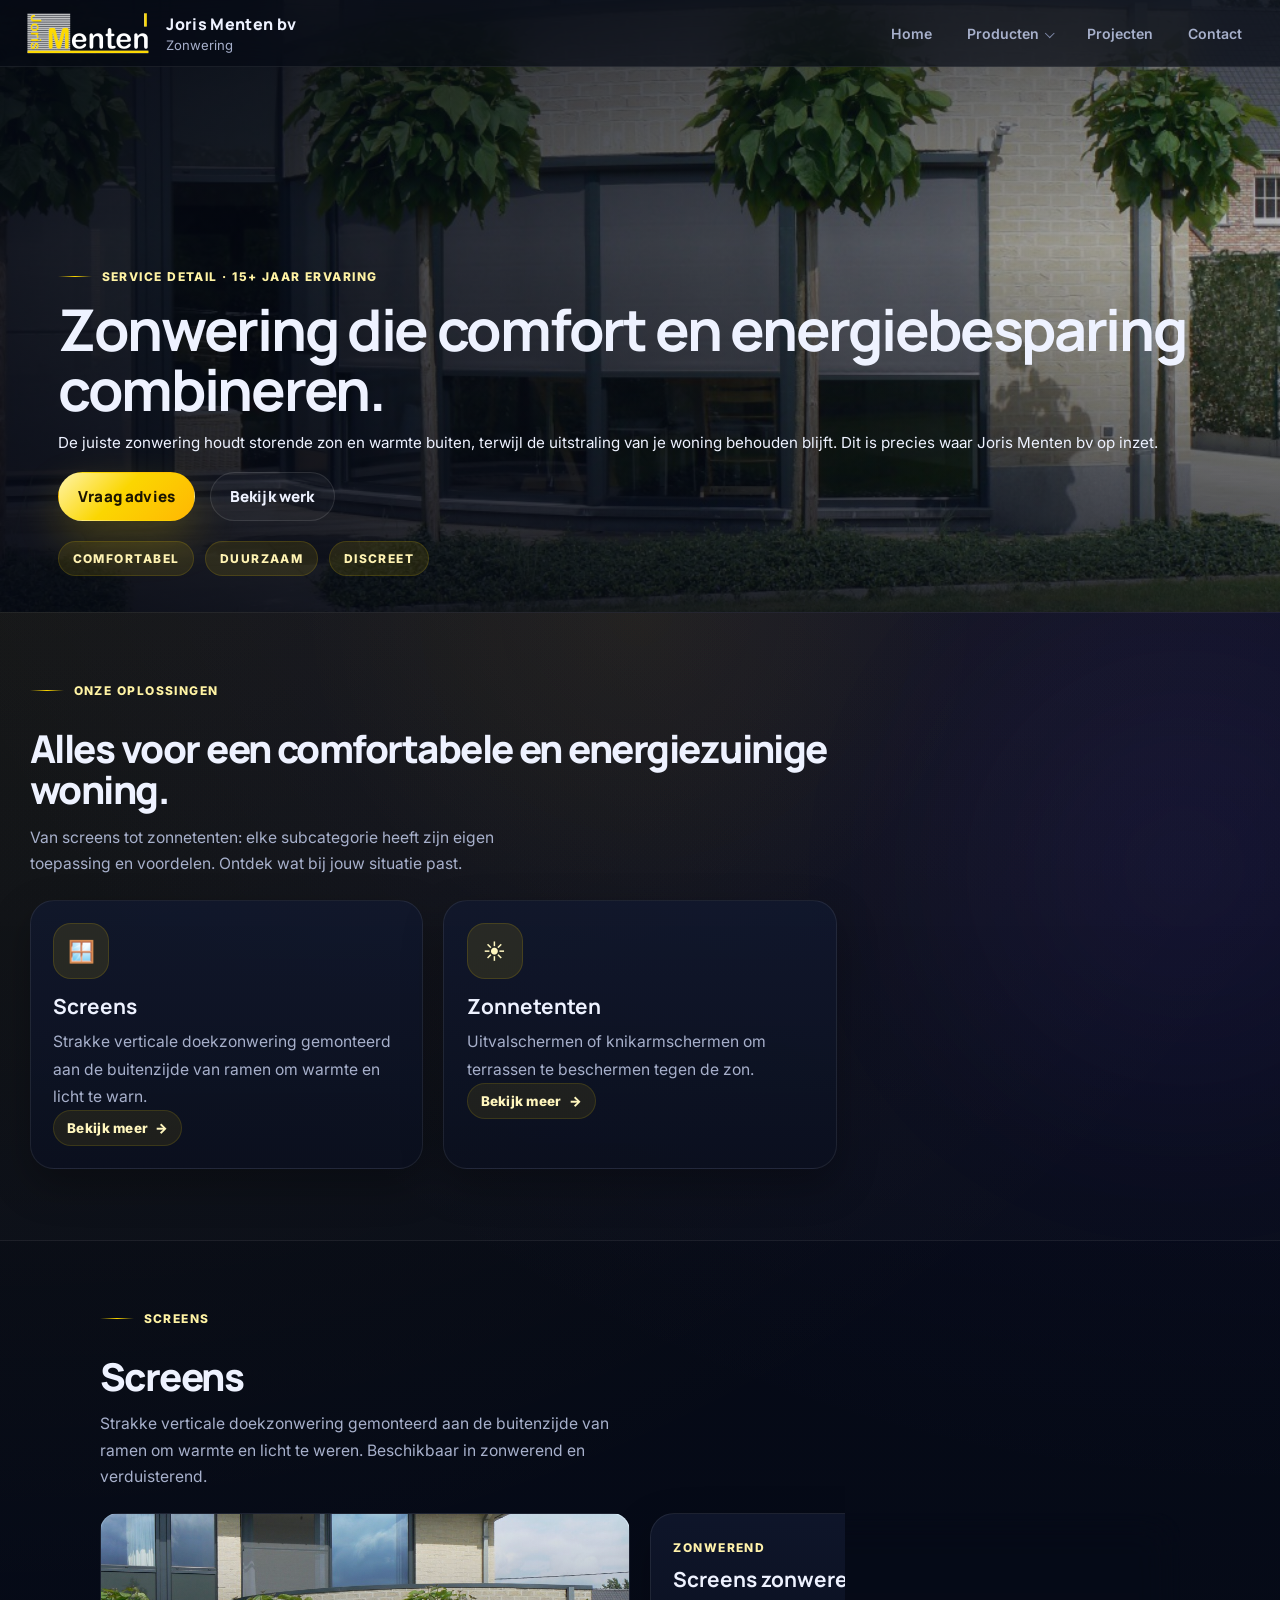
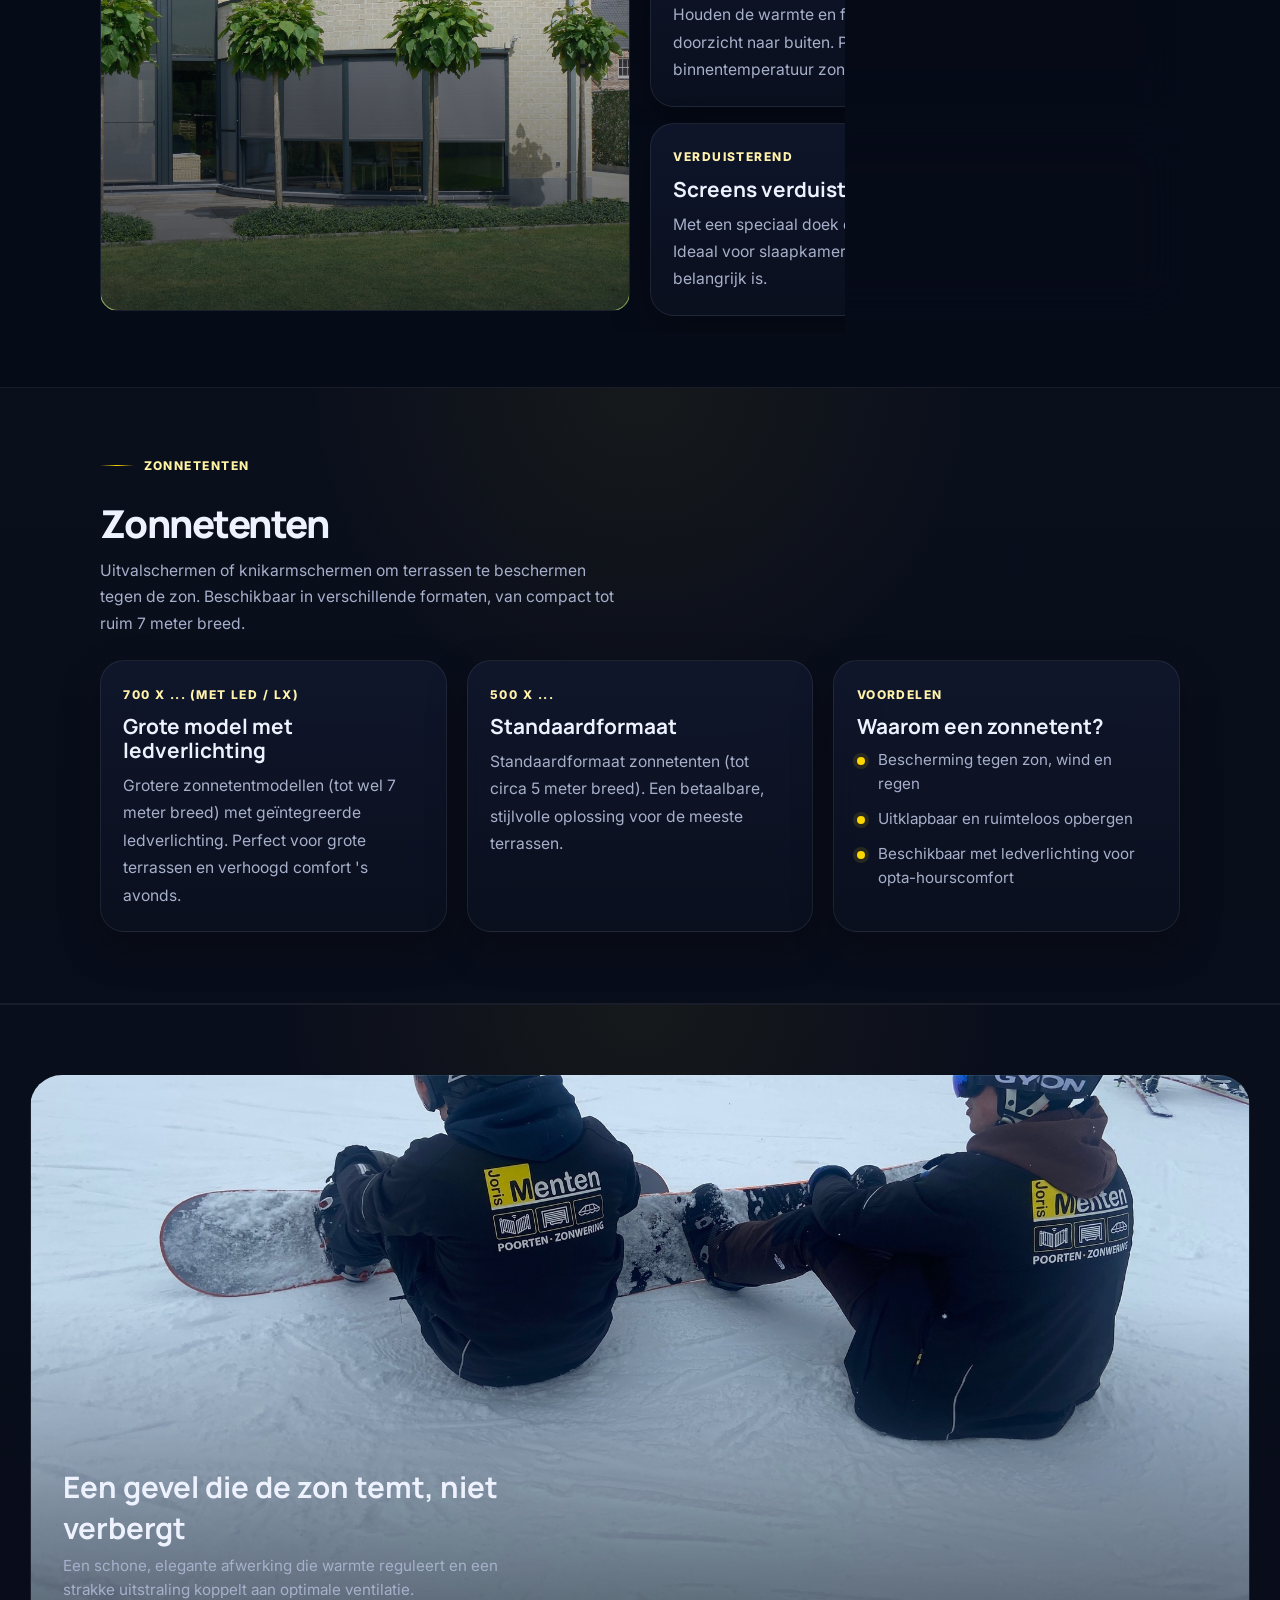
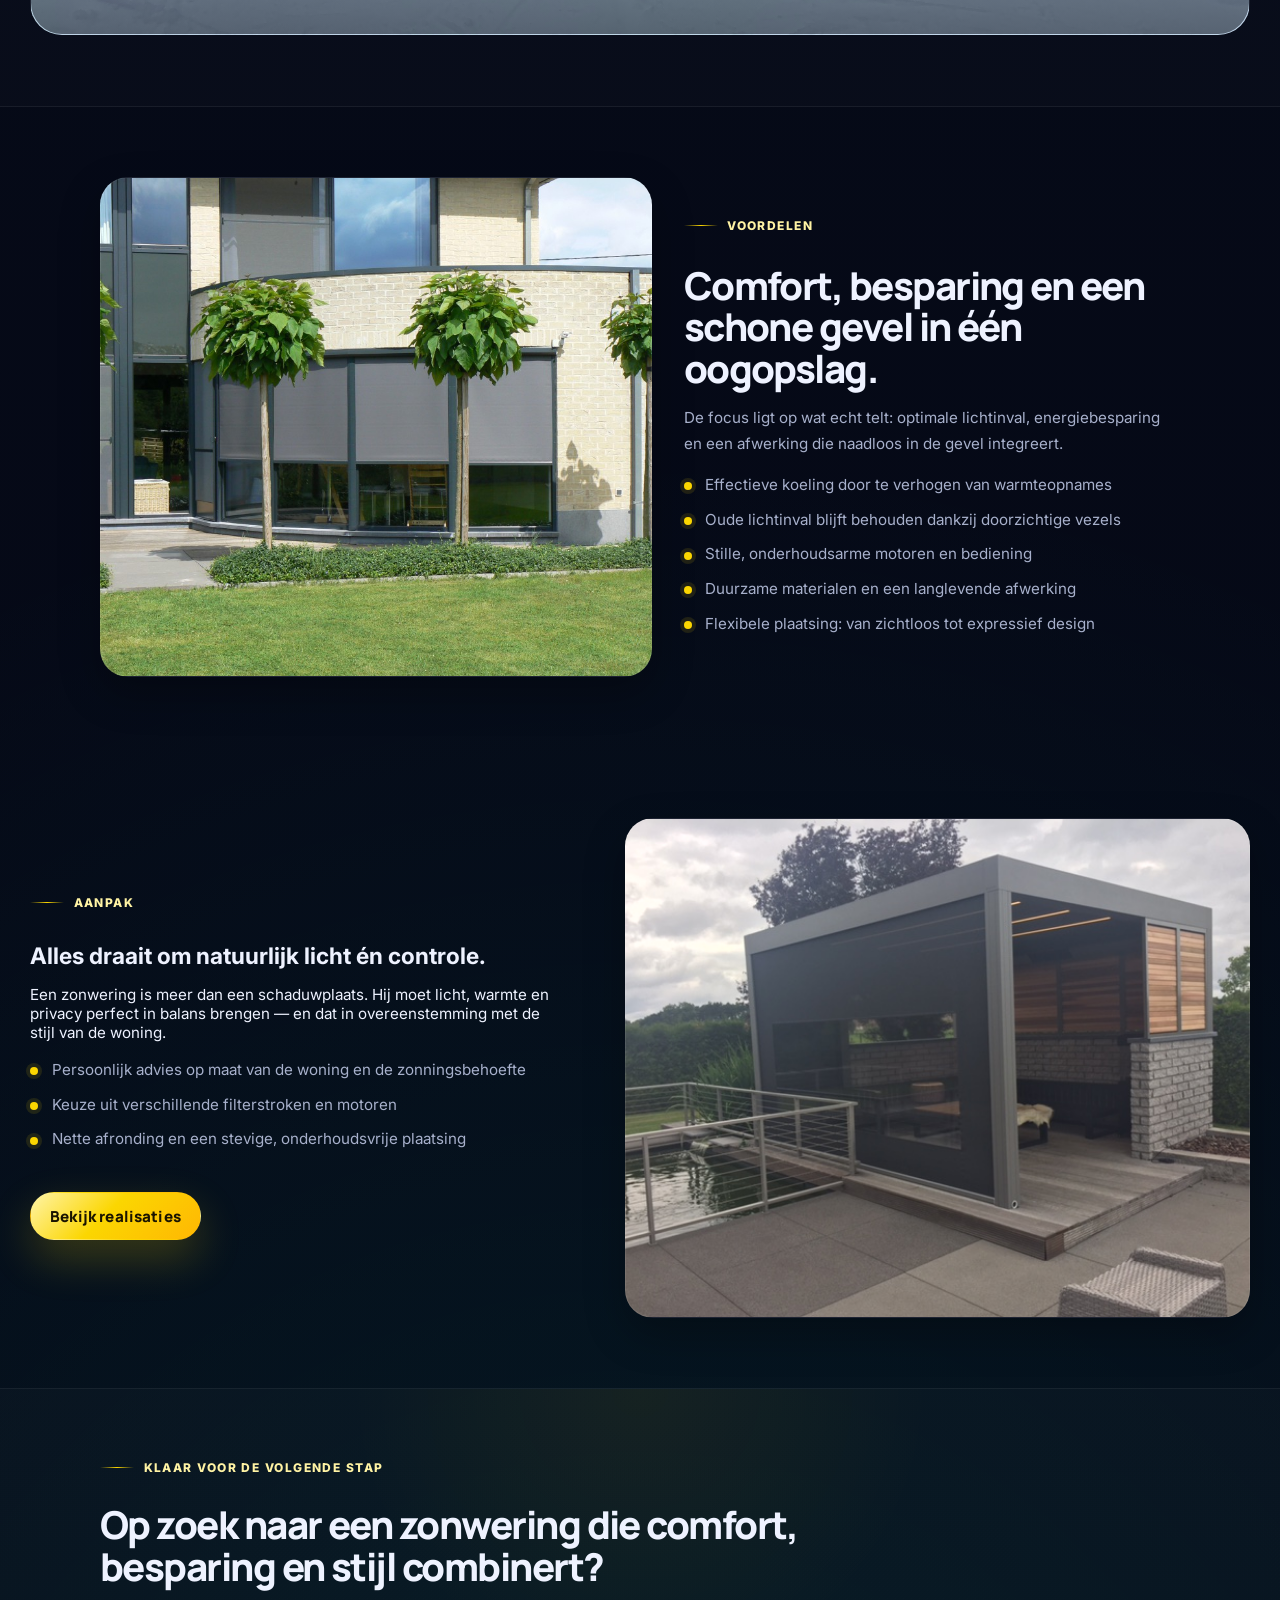
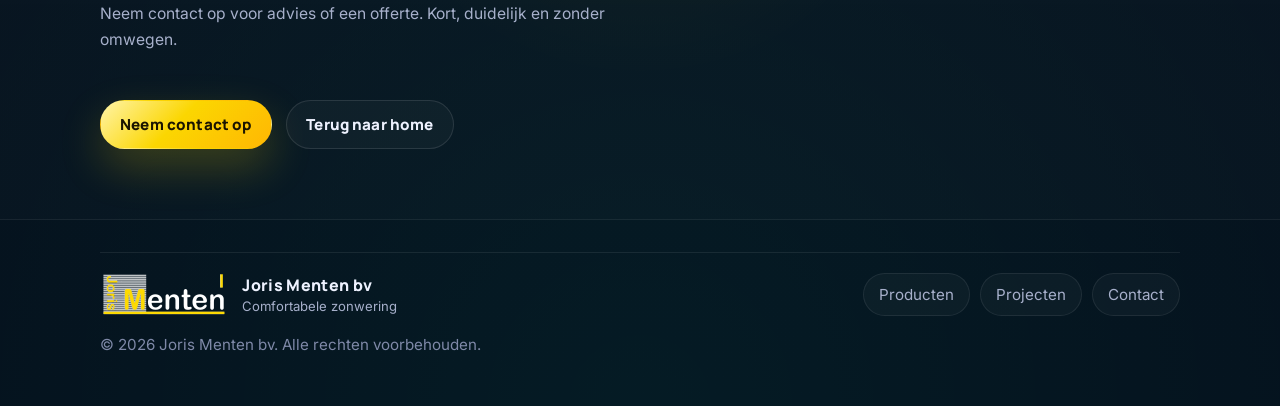
<file: zonwering.html>
<!DOCTYPE html>
<html lang="nl-BE">
<head>
    <meta charset="UTF-8">
    <meta name="viewport" content="width=device-width, initial-scale=1.0">
    <meta name="description" content="Zonwering van Joris Menten bv: een nette, discrete afwerking die hitte en zon op een elegante manier temt, zonder het uitzicht te verliezen.">
    <title>Zonwering | Joris Menten bv</title>
    <link rel="canonical" href="https://jorismenten.be/zonwering.html">
    <meta property="og:type" content="website">
    <meta property="og:site_name" content="Joris Menten bv">
    <meta property="og:locale" content="nl_BE">
    <meta property="og:title" content="Zonwering | Joris Menten bv">
    <meta property="og:description" content="Zonwering van Joris Menten bv: een nette, discrete afwerking die hitte en zon op een elegante manier temt, zonder het uitzicht te verliezen.">
    <meta property="og:url" content="https://jorismenten.be/zonwering.html">
    <meta property="og:image" content="https://jorismenten.be/images/zonwering.jpg">
    <meta name="twitter:card" content="summary_large_image">
    <link rel="preconnect" href="https://fonts.googleapis.com">
    <link rel="preconnect" href="https://fonts.gstatic.com" crossorigin>
    <link rel="preload" as="style" href="https://fonts.googleapis.com/css2?family=Inter:wght@400;500;600;700;800;900&family=Manrope:wght@500;600;700;800&display=swap"
          onload="this.onload=null;this.rel='stylesheet'">
    <noscript><link rel="stylesheet" href="https://fonts.googleapis.com/css2?family=Inter:wght@400;500;600;700;800;900&family=Manrope:wght@500;600;700;800&display=swap"></noscript>
    <link rel="stylesheet" href="css/style.css">
    <link rel="stylesheet" href="css/admin.css">
    <script src="java/cms.js" defer></script>
    <script src="java/smart-observer.js" defer></script>
    <script src="java/script.js" defer></script>
    <script type="application/ld+json">
    {
      "@context": "https://schema.org",
      "@graph": [
        {
          "@type": "HomeAndConstructionBusiness",
          "@id": "https://jorismenten.be/#business",
          "name": "Joris Menten bv",
          "url": "https://jorismenten.be/",
          "telephone": "+32494225859",
          "email": "info@jorismenten.be",
          "image": "https://jorismenten.be/images/garage.jpg",
          "address": {
            "@type": "PostalAddress",
            "streetAddress": "Ambachtenlaan 19",
            "postalCode": "3294",
            "addressLocality": "Diest",
            "addressRegion": "West-Brabant",
            "addressCountry": "BE"
          },
          "geo": {
            "@type": "GeoCoordinates",
            "latitude": 51.0114972,
            "longitude": 5.0155397
          },
          "areaServed": [
            {
              "@type": "City",
              "name": "Diest"
            },
            {
              "@type": "City",
              "name": "Herselt"
            },
            {
              "@type": "City",
              "name": "Aarschot"
            },
            {
              "@type": "City",
              "name": "Scherpenheuvel-Zichem"
            },
            {
              "@type": "City",
              "name": "Westerlo"
            },
            {
              "@type": "City",
              "name": "Heist-op-den-Berg"
            }
          ]
        },
        {
          "@type": "Service",
          "@id": "https://jorismenten.be/zonwering.html#service",
          "name": "Zonwering",
          "serviceType": "Zonwering en screens",
          "url": "https://jorismenten.be/zonwering.html",
          "image": "https://jorismenten.be/images/zonwering.jpg",
          "provider": {
            "@id": "https://jorismenten.be/#business"
          },
          "areaServed": [
            {
              "@type": "City",
              "name": "Diest"
            },
            {
              "@type": "City",
              "name": "Herselt"
            },
            {
              "@type": "City",
              "name": "Aarschot"
            },
            {
              "@type": "City",
              "name": "Scherpenheuvel-Zichem"
            },
            {
              "@type": "City",
              "name": "Westerlo"
            },
            {
              "@type": "City",
              "name": "Heist-op-den-Berg"
            }
          ],
          "hasOfferCatalog": {
            "@type": "OfferCatalog",
            "name": "Zonwering",
            "itemListElement": [
              {
                "@type": "Offer",
                "itemOffered": {
                  "@type": "Service",
                  "name": "Screens"
                }
              },
              {
                "@type": "Offer",
                "itemOffered": {
                  "@type": "Service",
                  "name": "Zonnetenten"
                }
              }
            ]
          }
        },
        {
          "@type": "BreadcrumbList",
          "itemListElement": [
            {
              "@type": "ListItem",
              "position": 1,
              "name": "Home",
              "item": "https://jorismenten.be/"
            },
            {
              "@type": "ListItem",
              "position": 2,
              "name": "Zonwering",
              "item": "https://jorismenten.be/zonwering.html"
            }
          ]
        }
      ]
    }
    </script>
</head>
    <body>
        <div class="site-shell">
        <header class="site-header" data-header>
            <a class="brand" href="index.html" aria-label="Joris Menten bv - home">
                <img class="brand-mark" src="images/joris_white2.png" alt="Joris Menten bv logo" width="1024" height="336" loading="lazy">
                <span class="brand-copy">
                    <strong>Joris Menten bv</strong>
                    <span>Zonwering</span>
                </span>
            </a>

            <button class="nav-toggle" type="button" data-nav-toggle aria-controls="primary-nav" aria-expanded="false" aria-label="Open navigatie">
                <span></span>
                <span></span>
                <span></span>
            </button>

            <nav class="site-nav" id="primary-nav" data-site-nav>
                <a href="index.html">Home</a>
                <div class="nav-item--dropdown">
                    <a href="index.html#producten">Producten</a>
                    <div class="nav-dropdown" data-cms-nav-products></div>
                </div>
                <a href="projecten.html">Projecten</a>
                <a href="index.html#contact">Contact</a>

            </nav>
        </header>

        <main>
            <section class="page-hero page-hero--bleed">
                <div class="page-hero-visual service-zonwering" style="background-image: url('images/zonwering.jpg')"></div>
                <div class="page-hero-scrim"></div>
                <div class="page-hero-content reveal">
                    <div class="eyebrow">Service detail · 15+ jaar ervaring</div>
                    <h1>Zonwering | Joris Menten bv</h1>
                    <p>De juiste zonwering houdt storende zon en warmte buiten, terwijl de uitstraling van je woning behouden blijft. Dit is precies waar Joris Menten bv op inzet.</p>
                    <div class="hero-actions">
                        <a class="button button-primary" href="index.html#contact">Vraag advies</a>
                        <a class="button button-secondary" href="projecten.html">Bekijk werk</a>
                    </div>
                    <div class="kicker-row" data-cms-chips>
                        <span class="pill" data-cms-chip="0">Kwaliteit</span>
                        <span class="pill" data-cms-chip="1">Comfort</span>
                        <span class="pill" data-cms-chip="2">Stijl</span>
                    </div>
                </div>
            </section>

            <section class="section section--editorial section--wide surface" id="subcategorieen">
                <div class="section-inner">
                    <div class="section-head section-head--tight reveal">
                        <div class="section-kicker">Onze oplossingen</div>
                        <h2 class="section-title">Alles voor een comfortabele en energiezuinige woning.</h2>
                        <p class="section-intro">
                            Van screens tot zonnetenten: elke subcategorie heeft zijn eigen toepassing en voordelen. Ontdek wat bij jouw situatie past.
                        </p>
                    </div>

                    <div class="feature-grid reveal">
                        <article class="feature-card">
                            <div class="feature-icon">🪟</div>
                            <h3>Screens</h3>
                            <p>Strakke verticale doekzonwering gemonteerd aan de buitenzijde van ramen om warmte en licht te warn.</p>
                            <a href="#screens" class="link-pill">Bekijk meer</a>
                        </article>
                        <article class="feature-card">
                            <div class="feature-icon">☀️</div>
                            <h3>Zonnetenten</h3>
                            <p>Uitvalschermen of knikarmschermen om terrassen te beschermen tegen de zon.</p>
                            <a href="#zonnetenten" class="link-pill">Bekijk meer</a>
                        </article>
                    </div>
                </div>
            </section>

            <section class="section" id="screens">
                <div class="section-inner reveal">
                    <div class="section-head section-head--tight">
                        <div class="section-kicker">Screens</div>
                        <h2 class="section-title">Screens</h2>
                        <p class="section-intro">
                            Strakke verticale doekzonwering gemonteerd aan de buitenzijde van ramen om warmte en licht te weren. Beschikbaar in zonwerend en verduisterend.
                        </p>
                    </div>
                    <div class="grid-2">
                        <div class="service-media" style="background-image: url('images/zonwering.jpg')">
                            <img src="images/zonwering.jpg" alt="Screens gemonteerd aan een woning" width="1024" height="768" loading="lazy">
                        </div>
                        <div>
                            <div class="copy-card">
                                <div class="card-tag">Zonwerend</div>
                                <h3>Screens zonwerend</h3>
                                <p>Houden de warmte en felste zonnestralen buiten met behoud van doorzicht naar buiten. Perfect voor een comfortabele binnentemperatuur zonder lichtinval in te leveren.</p>
                            </div>
                            <div class="copy-card" style="margin-top: 1rem;">
                                <div class="card-tag">Verduisterend</div>
                                <h3>Screens verduisterend</h3>
                                <p>Met een speciaal doek dat de ruimte volledig donker kan maken. Ideaal voor slaapkamers, kinderkamers of ruimtes waar privacy belangrijk is.</p>
                            </div>
                        </div>
                    </div>
                </div>
            </section>

            <section class="section surface" id="zonnetenten">
                <div class="section-inner reveal">
                    <div class="section-head section-head--tight">
                        <div class="section-kicker">Zonnetenten</div>
                        <h2 class="section-title">Zonnetenten</h2>
                        <p class="section-intro">
                            Uitvalschermen of knikarmschermen om terrassen te beschermen tegen de zon. Beschikbaar in verschillende formaten, van compact tot ruim 7 meter breed.
                        </p>
                    </div>
                    <div class="grid-3">
                        <div class="copy-card">
                            <div class="card-tag">700 x ... (met LED / LX)</div>
                            <h3>Grote model met ledverlichting</h3>
                            <p>Grotere zonnetentmodellen (tot wel 7 meter breed) met geïntegreerde ledverlichting. Perfect voor grote terrassen en verhoogd comfort 's avonds.</p>
                        </div>
                        <div class="copy-card">
                            <div class="card-tag">500 x ...</div>
                            <h3>Standaardformaat</h3>
                            <p>Standaardformaat zonnetenten (tot circa 5 meter breed). Een betaalbare, stijlvolle oplossing voor de meeste terrassen.</p>
                        </div>
                        <div class="copy-card">
                            <div class="card-tag">Voordelen</div>
                            <h3>Waarom een zonnetent?</h3>
                            <ul class="benefit-list">
                                <li>Bescherming tegen zon, wind en regen</li>
                                <li>Uitklapbaar en ruimteloos opbergen</li>
                                <li>Beschikbaar met ledverlichting voor opta-hourscomfort</li>
                            </ul>
                        </div>
                    </div>
                </div>
            </section>

            <section class="section section--editorial section--wide surface">
                <div class="section-inner">
                    <div class="statement-image service-zonwering" style="background-image: url('images/projecten/4.jpg')">
                        <div class="statement-caption">
                            <strong>Een gevel die de zon temt, niet verbergt</strong>
                            <span>Een schone, elegante afwerking die warmte reguleert en een strakke uitstraling koppelt aan optimale ventilatie.</span>
                        </div>
                    </div>
                </div>
            </section>

            <section class="section section--editorial">
                <div class="section-inner">
                    <div class="sticky-stack">
                    <div class="benefit-band reveal" id="benefits">
                        <div class="benefit-band-media service-zonwering" style="background-image: url('images/zonwering.jpg')"></div>
                        <div class="benefit-band-copy">
                            <div class="section-kicker">Voordelen</div>
                            <h2 class="section-title">Sterke punten in één oogopslag.</h2>
                            <p class="section-intro">
                                De focus ligt op wat echt telt: betrouwbare werking, nette montage en een resultaat dat er gewoon goed uitziet.
                            </p>
                            <ul class="benefit-list">
                                <li data-cms-benefit="0">Stevige constructie voor veiligheid en controle</li>
                                <li data-cms-benefit="1">Soepel openen en sluiten voor dagelijks comfort</li>
                                <li data-cms-benefit="2">Premium uitstraling zonder schreeuwerig te worden</li>
                                <li data-cms-benefit="3">Professionele plaatsing met aandacht voor detail</li>
                                <li data-cms-benefit="4">Duurzame materialen en strakke gevelintegratie</li>
                            </ul>
                        </div>
                    </div>
                </div>
            </section>

            <section class="section section--editorial section--wide">
                <div class="section-inner">
                    <div class="sticky-stack">
                    <div class="benefit-band benefit-band-reverse reveal" id="approach">
                        <div class="benefit-band-media" style="background-image: url('images/projecten/5.jpg')"></div>
                        <div class="benefit-band-copy">
                            <div class="section-kicker">Aanpak</div>
                            <h2>Alles draait om natuurlijk licht én controle.</h2>
                            <p>
                                Een zonwering is meer dan een schaduwplaats. Hij moet licht, warmte en privacy perfect in balans brengen — en dat in overeenstemming met de stijl van de woning.
                            </p>
                            <ul class="benefit-list">
                                <li data-cms-bullet="0">Persoonlijk advies op maat van de woning en de zonningsbehoefte</li>
                                <li data-cms-bullet="1">Keuze uit verschillende filterstroken en motoren</li>
                                <li data-cms-bullet="2">Nette afronding en een stevige, onderhoudsvrije plaatsing</li>
                            </ul>
                            <div class="hero-actions">
                                <a class="button button-primary" href="projecten.html">Bekijk realisaties</a>
                            </div>
                        </div>
                    </div>
                    </div>
                </div>
            </section>

            <section id="closing" class="section surface">
                <div class="section-inner reveal">
                    <div class="section-head section-head--tight">
                        <div class="section-kicker">Klaar voor de volgende stap</div>
                        <h2 class="section-title">Op zoek naar een zonwering die comfort, besparing en stijl combinert?</h2>
                        <p class="section-intro">
                            Neem contact op voor advies of een offerte. Kort, duidelijk en zonder omwegen.
                        </p>
                    </div>
                    <div class="hero-actions">
                        <a class="button button-primary" href="index.html#contact">Neem contact op</a>
                        <a class="button button-secondary" href="index.html">Terug naar home</a>
                    </div>
                </div>
            </section>
        </main>

        <footer class="footer">
            <div class="footer-inner">
                <div class="footer-top">
                    <a class="brand" href="index.html" aria-label="Joris Menten bv - home">
                        <img class="brand-mark" src="images/joris_white2.png" alt="Joris Menten bv logo" width="1024" height="336" loading="lazy">
                        <span class="brand-copy">
                            <strong>Joris Menten bv</strong>
                            <span>Zonwering</span>
                        </span>
                    </a>
                    <div class="footer-links">
                        <a href="index.html#producten">Producten</a>
                        <a href="projecten.html">Projecten</a>
                        <a href="index.html#contact">Contact</a>
                    </div>
                </div>
                <p>&copy; 2026 Joris Menten bv. Alle rechten voorbehouden.</p>
            </div>
        </footer>

        <div class="lightbox" data-lightbox aria-hidden="true">
            <button class="lightbox-close" type="button" data-lightbox-close aria-label="Sluit afbeelding">×</button>
            <div class="lightbox-inner" role="dialog" aria-modal="true" aria-label="Afbeelding in groot formaat">
                <img data-lightbox-image alt="">
                <div class="lightbox-caption" data-lightbox-caption></div>
            </div>
        </div>
    </div>
</body>
</html>
</file>
<file: css/style.css>
/* Google Fonts wordt niet meer via @import geladen (render-blokkerend).
   De <link>-tags in de HTML laden hem asynchroon met font-display: swap.
   Zie GOOGLE_FONTS_URL in de <head> van elke pagina. */

:root {
    --bg: #050816;
    --bg-2: #0a1024;
    --surface: rgba(15, 22, 46, 0.72);
    --surface-strong: rgba(12, 18, 38, 0.92);
    --line: rgba(255, 255, 255, 0.08);
    --line-strong: rgba(251, 214, 1, 0.24);
    --text: #eef2ff;
    --muted: #a7b0cb;
    --muted-2: #7f89a8;
    --accent: #fbd601;
    --accent-2: #ffb703;
    --shadow: 0 24px 80px rgba(0, 0, 0, 0.45);
    --shadow-soft: 0 16px 40px rgba(0, 0, 0, 0.28);
    --radius-xl: 24px;
    --radius-lg: 18px;
    --radius-md: 16px;
    --radius-sm: 12px;
    --max: 1080px;
    --max-wide: 1220px;
    --bleed: clamp(1rem, 3.2vw, 1.75rem);
}

* {
    box-sizing: border-box;
    margin: 0;
    padding: 0;
}

html {
    scroll-behavior: smooth;
    scroll-padding-top: 80px;
    width: 100%;
    max-width: 100%;
    overflow-x: hidden;
    -webkit-text-size-adjust: 100%;
    text-size-adjust: 100%;
}

body {
    min-height: 100vh;
    width: 100%;
    max-width: 100%;
    overflow-x: hidden;
    font-family: 'Inter', system-ui, -apple-system, BlinkMacSystemFont, sans-serif;
    font-size: 0.95rem;
    color: var(--text);
    background:
        radial-gradient(circle at top left, rgba(251, 214, 1, 0.09), transparent 30%),
        radial-gradient(circle at top right, rgba(123, 92, 255, 0.12), transparent 28%),
        radial-gradient(circle at bottom center, rgba(0, 255, 209, 0.08), transparent 30%),
        linear-gradient(180deg, #040713 0%, #060b18 36%, #050816 100%);
}

#vanta-bg {
    position: fixed;
    inset: 0;
    z-index: -2;
    width: 100%;
    max-width: 100%;
    height: 100%;
    overflow: hidden;
    pointer-events: none;
    filter: blur(100px);
}

#vanta-bg canvas {
    display: block;
    width: 100% !important;
    max-width: 100% !important;
    height: 100% !important;
}

body::before,
body::after {
    content: '';
    position: fixed;
    inset: auto;
    width: min(28rem, 80vw);
    height: min(28rem, 80vw);
    border-radius: 50%;
    filter: blur(120px);
    opacity: 0.16;
    pointer-events: none;
    z-index: -1;
}

body::before {
    top: -10rem;
    left: -8rem;
    background: rgba(251, 214, 1, 0.45);
}

body::after {
    bottom: -12rem;
    right: -8rem;
    background: rgba(112, 76, 255, 0.4);
}

img,
svg,
video,
canvas,
iframe {
    max-width: 100%;
}

img {
    display: block;
    height: auto;
}

button,
a {
    -webkit-tap-highlight-color: transparent;
}

a {
    color: inherit;
    text-decoration: none;
}

body,
.hero h1,
.page-hero h1,
.section-title,
.split-copy h2,
.feature-card h3,
.service-card h3,
.contact-card h3,
.gallery-overlay strong,
.floating-card strong {
    overflow-wrap: break-word;
    word-break: normal;
    hyphens: auto;
}

::selection {
    background: rgba(251, 214, 1, 0.28);
    color: #fff9ca;
}

::-webkit-scrollbar {
    width: 10px;
    height: 10px;
}

::-webkit-scrollbar-track {
    background: rgba(4, 7, 18, 0.6);
    border: 1px solid rgba(255, 255, 255, 0.06);
    backdrop-filter: blur(6px);
    -webkit-backdrop-filter: blur(6px);
}

::-webkit-scrollbar-thumb {
    background: linear-gradient(135deg, var(--accent-2) 0%, var(--accent) 100%);
    border-radius: 999px;
    border: 1px solid rgba(255, 255, 255, 0.14);
    box-shadow: 0 4px 12px rgba(251, 214, 1, 0.18);
}

::-webkit-scrollbar-thumb:hover {
    box-shadow: 0 4px 16px rgba(251, 214, 1, 0.32);
}

html {
    scrollbar-width: thin;
    scrollbar-color: #ffd200 #070e1d;
}

.site-shell {
    position: relative;
    isolation: isolate;
    width: 100%;
    max-width: 100%;
    overflow-x: hidden;
}

.site-header {
    position: fixed;
    inset: 0 0 auto 0;
    z-index: 1000;
    display: flex;
    align-items: center;
    justify-content: space-between;
    gap: 1rem;
    padding: 0.75rem clamp(0.9rem, 2.4vw, 1.5rem);
    background: rgba(6, 10, 21, 0.66);
    border-bottom: 1px solid rgba(255, 255, 255, 0.07);
    backdrop-filter: blur(24px);
    -webkit-backdrop-filter: blur(24px);
    transition: background 0.25s ease, border-color 0.25s ease, transform 0.25s ease;
}

.site-header.is-scrolled {
    background: rgba(5, 8, 18, 0.88);
    border-bottom-color: rgba(251, 214, 1, 0.18);
    box-shadow: 0 12px 35px rgba(0, 0, 0, 0.32);
}

.brand {
    display: inline-flex;
    align-items: center;
    gap: 0.9rem;
    min-width: 0;
}

.brand-mark {
    width: auto;
    height: 42px;
    max-width: 150px;
    border-radius: 0;
    object-fit: contain;
    border: 0;
    background: transparent;
    box-shadow: none;
}

.brand-copy {
    display: grid;
    gap: 0.1rem;
}

.brand-copy strong {
    font-family: 'Manrope', sans-serif;
    font-size: 1rem;
    font-weight: 800;
    letter-spacing: 0.02em;
}

.brand-copy span {
    font-size: 0.82rem;
    color: var(--muted);
}

.site-nav {
    display: flex;
    align-items: center;
    gap: 0.5rem;
}

.site-nav a {
    position: relative;
    padding: 0.62rem 0.85rem;
    border-radius: 999px;
    color: var(--muted);
    font-size: 0.88rem;
    font-weight: 600;
    transition: transform 0.22s ease, color 0.22s ease, background 0.22s ease;
}

.site-nav a::after {
    content: '';
    position: absolute;
    left: 1rem;
    right: 1rem;
    bottom: 0.45rem;
    height: 2px;
    border-radius: 999px;
    transform: scaleX(0);
    transform-origin: center;
    background: linear-gradient(90deg, transparent, var(--accent), transparent);
    transition: transform 0.22s ease;
}

.site-nav a:hover,
.site-nav a:focus-visible {
    color: var(--text);
    background: rgba(255, 255, 255, 0.05);
    transform: translateY(-1px);
    outline: none;
}

.site-nav a:hover::after,
.site-nav a:focus-visible::after {
    transform: scaleX(1);
}

.nav-item--dropdown {
  position: static;
}

/* Dropdown arrow indicator for nav items with dropdowns */
.nav-item--dropdown > a::after {
  content: '';
  display: inline-block;
  width: 0.4rem;
  height: 0.4rem;
  margin-left: 0.35rem;
  vertical-align: middle;
  border-right: 1.5px solid var(--muted-2);
  border-bottom: 1.5px solid var(--muted-2);
  transform: rotate(45deg) translateY(-20%);
  transform-origin: center;
  transition: transform 0.2s ease, border-color 0.2s ease;
  background: transparent;
  border-radius: 0;
  position: relative;
  left: 0;
  right: auto;
  bottom: 0;
}

.nav-item--dropdown:hover > a::after,
.nav-item--dropdown.is-open > a::after {
  border-color: var(--accent);
  transform: rotate(45deg) translateY(0);
}

/* On mobile/touch, show arrow below the link text */
@media (max-width: 780px) {
  .nav-item--dropdown > a::after {
    float: right;
    margin-left: 0;
    margin-top: 0.25rem;
  }
}

/* Panel shell: anchored to the full-width header, so the menu is clamped to the
   viewport by definition and can never run off screen on any screen size. */
.nav-dropdown {
  --dropdown-gutter: clamp(0.75rem, 2.4vw, 1.5rem);
  position: absolute;
  top: 100%;
  left: auto;
  right: var(--dropdown-gutter);
  display: block;
  width: min(60rem, calc(100% - (2 * var(--dropdown-gutter))));
  min-width: 0;
  max-width: none;
  padding-top: 0.8rem;
  opacity: 0;
  visibility: hidden;
  transform: translateY(-0.5rem);
  background: transparent;
  border: 0;
  border-radius: 0;
  box-shadow: none;
  transition: opacity 0.18s ease, transform 0.18s ease, visibility 0.18s;
  z-index: 100;
}

/* Invisible hover bridge between the trigger and the panel */
.nav-dropdown::before {
  content: '';
  position: absolute;
  top: -1.75rem;
  left: 0;
  right: 0;
  height: 1.75rem;
}

.nav-item--dropdown.is-open .nav-dropdown,
.nav-item--dropdown:focus-within .nav-dropdown {
  opacity: 1;
  visibility: visible;
  transform: translateY(0);
}

@media (hover: hover) and (pointer: fine) {
  .nav-item--dropdown:hover .nav-dropdown {
    opacity: 1;
    visibility: visible;
    transform: translateY(0);
  }
}

/* Links inside the panel never inherit the pill + underline nav treatment */
.site-nav .nav-dropdown a {
  transform: none;
  background: none;
  border-radius: var(--radius-sm);
  transition: background 0.2s ease, color 0.2s ease, box-shadow 0.2s ease;
}

.site-nav .nav-dropdown a::after {
  content: none;
  position: static;
  left: auto;
  right: auto;
  bottom: auto;
  width: auto;
  height: auto;
  transform: none;
  background: none;
  border-radius: 0;
}

.site-nav .nav-dropdown a:hover,
.site-nav .nav-dropdown a:focus-visible {
  background: rgba(255, 255, 255, 0.06);
  color: var(--accent);
  outline: none;
}

.site-nav .nav-dropdown a:focus-visible {
  box-shadow: inset 0 0 0 2px var(--accent);
}

/* Mega Menu Styles */
.nav-mega-menu {
  /* Balanced multi-column flow: the category count adapts to the panel width,
     so there is no fixed column count to break on narrow screens. */
  column-width: 15rem;
  column-gap: 1.75rem;
  width: 100%;
  padding: 1.35rem 1.5rem 1.5rem;
  max-height: min(76vh, 34rem);
  overflow-y: auto;
  overscroll-behavior: contain;
  scrollbar-width: thin;
  scrollbar-color: rgba(251, 214, 1, 0.35) transparent;
  background: linear-gradient(180deg, rgba(17, 25, 51, 0.96) 0%, rgba(8, 12, 26, 0.97) 100%);
  border: 1px solid rgba(251, 214, 1, 0.16);
  border-radius: var(--radius-lg);
  box-shadow: inset 0 1px 0 rgba(251, 214, 1, 0.22), var(--shadow);
  backdrop-filter: blur(20px);
  -webkit-backdrop-filter: blur(20px);
}

.nav-mega-menu::-webkit-scrollbar {
  width: 6px;
}

.nav-mega-menu::-webkit-scrollbar-track {
  background: transparent;
  border: 0;
}

.nav-mega-menu::-webkit-scrollbar-thumb {
  background: rgba(251, 214, 1, 0.35);
  border: 0;
  border-radius: 999px;
}

.mega-menu-column {
  display: flex;
  flex-direction: column;
  gap: 0.3rem;
  margin-bottom: 1rem;
  break-inside: avoid;
  -webkit-column-break-inside: avoid;
  page-break-inside: avoid;
}

.mega-menu-category-header {
  padding: 0 0.25rem 0.6rem;
  margin-bottom: 0.3rem;
  border-bottom: 1px solid rgba(255, 255, 255, 0.09);
}

.site-nav .nav-dropdown .mega-menu-category-header a {
  display: inline-flex;
  align-items: center;
  gap: 0.45rem;
  padding: 0;
  font-family: 'Manrope', sans-serif;
  font-size: 0.76rem;
  font-weight: 800;
  line-height: 1.2;
  letter-spacing: 0.1em;
  text-transform: uppercase;
  white-space: nowrap;
  color: var(--accent);
}

.site-nav .nav-dropdown .mega-menu-category-header a::before {
  content: '';
  flex: none;
  width: 0.4rem;
  height: 0.4rem;
  border-radius: 3px;
  background: linear-gradient(135deg, var(--accent) 0%, var(--accent-2) 100%);
  box-shadow: 0 0 12px rgba(251, 214, 1, 0.55);
}

.site-nav .nav-dropdown .mega-menu-category-header a:hover {
  background: none;
  color: var(--accent-2);
  box-shadow: none;
}

.mega-menu-sub-list {
  list-style: none;
  display: flex;
  flex-direction: column;
  gap: 0.15rem;
  padding: 0;
  margin: 0;
}

.mega-menu-sub-list > li {
  position: relative;
}

.site-nav .nav-dropdown .mega-menu-sub-list > li > a {
  display: block;
  padding: 0.55rem 0.7rem;
  border-radius: var(--radius-sm);
  font-size: 0.9rem;
  font-weight: 600;
  line-height: 1.3;
  white-space: normal;
  color: var(--text);
}

.site-nav .nav-dropdown .mega-menu-sub-list > li > a:hover {
  background: rgba(255, 255, 255, 0.07);
  color: var(--accent);
  box-shadow: inset 2px 0 0 var(--accent);
}

/* Products without subcategories fall back to a plain category link */
.site-nav .nav-dropdown .nav-mega-menu > a {
  display: block;
  margin-bottom: 0.15rem;
  padding: 0.55rem 0.7rem;
  border-radius: var(--radius-sm);
  font-family: 'Manrope', sans-serif;
  font-size: 0.78rem;
  font-weight: 800;
  letter-spacing: 0.09em;
  text-transform: uppercase;
  white-space: nowrap;
  color: var(--accent);
  break-inside: avoid;
}

/* Sub-sub categories */
.mega-menu-sub-sub-list {
  list-style: none;
  display: none;
  flex-direction: column;
  gap: 0.1rem;
  padding: 0.25rem 0 0.25rem 0.75rem;
  margin: 0.15rem 0 0;
  border-left: 1px solid rgba(255, 255, 255, 0.08);
}

.has-sub-sub:hover > .mega-menu-sub-sub-list,
.has-sub-sub:focus-within > .mega-menu-sub-sub-list,
.has-sub-sub.is-expanded > .mega-menu-sub-sub-list {
  display: flex;
}

/* Touch-only toggle that expands sub-subcategories without blocking the link */
.mega-menu-sub-toggle {
  display: none;
  width: 2.6rem;
  height: 2.6rem;
  border: 1px solid rgba(255, 255, 255, 0.1);
  border-radius: 999px;
  background: rgba(255, 255, 255, 0.05);
  color: var(--muted);
  cursor: pointer;
  align-items: center;
  justify-content: center;
  padding: 0;
  flex: none;
}

.mega-menu-sub-toggle::before {
  content: '';
  width: 0.4rem;
  height: 0.4rem;
  border-right: 1.5px solid currentColor;
  border-bottom: 1.5px solid currentColor;
  transform: rotate(45deg) translate(-1px, -1px);
  transition: transform 0.2s ease;
}

.has-sub-sub.is-expanded > .mega-menu-sub-toggle {
  color: var(--accent);
  border-color: rgba(251, 214, 1, 0.3);
}

.has-sub-sub.is-expanded > .mega-menu-sub-toggle::before {
  transform: rotate(225deg) translate(-1px, -1px);
}

.site-nav .nav-dropdown .mega-menu-sub-sub-list li a {
  display: block;
  padding: 0.35rem 0.55rem;
  border-radius: var(--radius-sm);
  font-size: 0.82rem;
  font-weight: 400;
  white-space: normal;
  color: var(--muted);
}

.nav-dropdown.is-empty {
  width: auto;
  max-width: min(22rem, calc(100% - (2 * var(--dropdown-gutter))));
  padding: 0.95rem 1.25rem;
  font-size: 0.85rem;
  color: var(--muted-2);
  background: var(--surface-strong);
  border: 1px solid rgba(251, 214, 1, 0.16);
  border-radius: var(--radius-md);
  box-shadow: var(--shadow);
}

@media (max-width: 780px) {
  .nav-dropdown {
    position: static;
    width: auto;
    max-width: none;
    min-width: auto;
    padding: 0.2rem 0 0.2rem 1rem;
    background: transparent;
    border: 0;
    border-radius: 0;
    box-shadow: none;
  }

  .nav-dropdown::before {
    content: none;
  }

.nav-dropdown.is-empty {
    width: auto;
    max-width: none;
    padding: 0.2rem 0 0.2rem 1rem;
    background: transparent;
    border: 0;
    box-shadow: none;
  }

  .nav-mega-menu {
    display: grid;
    grid-template-columns: 1fr;
    gap: 0.35rem;
    width: 100%;
    padding: 0.4rem 0 0.4rem 0.5rem;
    max-height: none;
    overflow: visible;
    background: transparent;
    border: 0;
    border-radius: 0;
    box-shadow: none;
    backdrop-filter: none;
    -webkit-backdrop-filter: none;
  }

  .nav-mega-menu::-webkit-scrollbar {
    width: 0;
  }

  .mega-menu-column {
    gap: 0.2rem;
    margin-bottom: 0.35rem;
  }

  .mega-menu-column:last-child {
    margin-bottom: 0;
  }

  .mega-menu-sub-list > li.has-sub-sub {
    display: grid;
    grid-template-columns: minmax(0, 1fr) auto;
    align-items: center;
    column-gap: 0.5rem;
  }

  .mega-menu-sub-toggle {
    display: inline-flex;
    grid-column: 2;
    grid-row: 1;
  }

  .mega-menu-sub-list > li.has-sub-sub > .mega-menu-sub-sub-list {
    grid-column: 1 / -1;
  }

  .mega-menu-sub-sub-list {
    padding: 0.35rem 0 0.5rem 1rem;
    margin-top: 0;
    border-left-color: rgba(255, 255, 255, 0.06);
  }

  .mega-menu-category-header {
    padding: 0 0 0.4rem;
    margin-bottom: 0.15rem;
  }

  .site-nav .nav-dropdown .mega-menu-category-header a {
    font-size: 0.72rem;
  }

  .site-nav .nav-dropdown .mega-menu-sub-list > li > a {
    padding: 0.7rem 1rem;
    border-radius: 999px;
    font-size: 0.9rem;
  }

  .site-nav .nav-dropdown .nav-mega-menu > a {
    padding: 0.7rem 1rem;
    border-radius: 999px;
    font-family: 'Inter', system-ui, sans-serif;
    font-size: 0.9rem;
    font-weight: 600;
    letter-spacing: normal;
    text-transform: none;
    white-space: normal;
    color: var(--text);
  }

  .has-sub-sub:hover > .mega-menu-sub-sub-list {
    display: none;
  }

  .has-sub-sub.is-expanded > .mega-menu-sub-sub-list {
    display: flex;
  }
}

.nav-toggle {
    display: none;
    width: 48px;
    height: 48px;
    border: 1px solid rgba(255, 255, 255, 0.1);
    border-radius: 14px;
    background: rgba(255, 255, 255, 0.04);
    color: var(--text);
    cursor: pointer;
    align-items: center;
    justify-content: center;
    gap: 4px;
    padding: 0;
    flex-direction: column;
}

.nav-toggle span {
    width: 18px;
    height: 2px;
    border-radius: 999px;
    background: currentColor;
    transition: transform 0.2s ease, opacity 0.2s ease;
}

.hero,
.page-hero,
.section {
    position: relative;
    width: 100%;
}

.hero {
    min-height: 100svh;
    display: grid;
    align-items: center;
    padding: clamp(4.5rem, 7vh, 5.5rem) clamp(1rem, 2.5vw, 1.6rem) clamp(1.75rem, 3.5vh, 2.4rem);
}

.hero--bleed {
    min-height: 100svh;
    height: 100svh;
    max-height: none;
    display: block;
    padding: 0;
    overflow: hidden;
}

.hero-bleed-visual {
    position: absolute;
    inset: 0;
    z-index: 0;
}

.hero-bleed-visual .hero-carousel-track,
.hero-bleed-visual .hero-slide {
    position: absolute;
    inset: 0;
}

.hero-bleed-visual .hero-slide img {
    width: 100%;
    height: 100%;
    object-fit: cover;
    object-position: center;
}

.hero-bleed-scrim {
    position: absolute;
    inset: 0;
    z-index: 2;
    background:
        linear-gradient(90deg, rgba(4, 7, 18, 0.78) 0%, rgba(4, 7, 18, 0.38) 46%, transparent 72%),
        linear-gradient(180deg, rgba(4, 7, 18, 0.42) 0%, transparent 32%, transparent 68%, rgba(4, 7, 18, 0.38) 100%);
    pointer-events: none;
}

.hero-bleed-content {
    position: relative;
    z-index: 3;
    height: 100%;
    min-height: 100svh;
    display: flex;
    flex-direction: column;
    justify-content: center;
    padding: clamp(5rem, 9vh, 6.5rem) var(--bleed) clamp(3rem, 6vh, 4rem);
    width: min(100%, var(--max-wide));
    margin: 0 auto;
    pointer-events: none;
}

.hero-bleed-content .hero-copy,
.hero-bleed-content .hero-actions,
.hero-bleed-content .button {
    pointer-events: auto;
}

.hero--bleed .hero-copy {
    max-width: min(560px, 94vw);
}

.hero--bleed .hero-copy .eyebrow {
    margin-bottom: 0.85rem;
    text-shadow: 0 1px 12px rgba(0, 0, 0, 0.4);
}

.hero--bleed .hero-copy h1 {
    max-width: 14ch;
    margin-bottom: 0.85rem;
    text-shadow: 0 4px 40px rgba(0, 0, 0, 0.55);
}

.hero--bleed .hero-copy p {
    max-width: 48ch;
    font-size: clamp(0.95rem, 1.4vw, 1.05rem);
    line-height: 1.6;
    margin-bottom: 0.25rem;
    text-shadow: 0 2px 20px rgba(0, 0, 0, 0.5);
}

.hero--bleed .hero-actions {
    margin-top: 1.35rem;
}

.hero--bleed .hero-carousel-ui {
    position: absolute;
    left: auto;
    right: var(--bleed);
    bottom: clamp(1.5rem, 3vh, 2.25rem);
    width: auto;
    display: flex;
    align-items: center;
    justify-content: flex-end;
    gap: 0.75rem;
    z-index: 4;
}

.trust-bar {
    position: relative;
    z-index: 5;
    border-top: 1px solid rgba(255, 255, 255, 0.07);
    border-bottom: 1px solid rgba(255, 255, 255, 0.07);
    background: rgba(5, 8, 18, 0.96);
    backdrop-filter: blur(20px);
    -webkit-backdrop-filter: blur(20px);
}

.trust-bar-inner {
    width: min(100%, var(--max-wide));
    margin: 0 auto;
    display: grid;
    grid-template-columns: repeat(4, minmax(0, 1fr));
    gap: 0;
}

.trust-bar-item {
    position: relative;
    display: grid;
    gap: 0.2rem;
    padding: clamp(0.85rem, 1.8vw, 1.15rem) clamp(0.85rem, 1.6vw, 1.25rem);
    text-align: center;
}

.trust-bar-item:not(:last-child)::after {
    content: '';
    position: absolute;
    top: 25%;
    right: 0;
    width: 1px;
    height: 50%;
    background: rgba(255, 255, 255, 0.1);
}

.trust-bar-item strong {
    font-family: 'Manrope', sans-serif;
    font-size: clamp(1.15rem, 1.7vw, 1.5rem);
    line-height: 1;
    color: #fff7c0;
    letter-spacing: -0.02em;
}

.trust-bar-item span {
    color: var(--muted);
    font-size: 0.78rem;
    line-height: 1.4;
    letter-spacing: 0.01em;
}

.hero-inner,
.section-inner,
.page-hero-inner,
.footer-inner {
    width: min(100%, var(--max));
    margin: 0 auto;
}

.hero-inner {
    display: grid;
    grid-template-columns: minmax(0, 1.15fr) minmax(300px, 0.85fr);
    gap: clamp(2rem, 5vw, 4.5rem);
    align-items: center;
}

.eyebrow,
.section-kicker,
.card-tag,
.pill,
.step-index,
.hero-stat-label {
    letter-spacing: 0.12em;
    text-transform: uppercase;
    font-size: 0.75rem;
    font-weight: 800;
}

.eyebrow,
.section-kicker {
    display: inline-flex;
    align-items: center;
    gap: 0.6rem;
    color: #fff3a4;
    margin-bottom: 1rem;
}

.eyebrow::before,
.section-kicker::before {
    content: '';
    width: 34px;
    height: 1px;
    background: linear-gradient(90deg, transparent, var(--accent), transparent);
}

.hero h1,
.page-hero h1,
.section-title,
.card-title {
    font-family: 'Manrope', sans-serif;
    letter-spacing: -0.04em;
}

.hero h1 {
    font-size: clamp(2.35rem, 5vw, 4.25rem);
    line-height: 1.02;
    font-weight: 800;
    max-width: 14ch;
    margin-bottom: 1rem;
    text-wrap: balance;
    background: linear-gradient(135deg, #ffffff 0%, #fff7c0 46%, #ffe066 100%);
    -webkit-background-clip: text;
    background-clip: text;
    -webkit-text-fill-color: transparent;
}

.hero-copy p,
.page-hero-copy p,
.section-intro,
.card-copy,
.media-note,
.contact-copy,
.timeline-copy,
.split-copy p,
.gallery-copy {
    color: var(--muted);
    line-height: 1.7;
    font-size: 0.95rem;
}

.hero-copy p {
    max-width: 58ch;
    font-size: 1rem;
}

.hero-actions {
    display: flex;
    flex-wrap: wrap;
    gap: 0.9rem;
    margin-top: 1.5rem;
}

.button {
    display: inline-flex;
    align-items: center;
    justify-content: center;
    gap: 0.5rem;
    min-height: 46px;
    padding: 0.8rem 1.2rem;
    border-radius: 999px;
    font-weight: 800;
    font-family: 'Manrope', sans-serif;
    letter-spacing: 0.01em;
    transition: transform 0.22s ease, box-shadow 0.22s ease, background 0.22s ease, border-color 0.22s ease;
    cursor: pointer;
    border: 1px solid transparent;
}

.button:hover,
.button:focus-visible {
    transform: translateY(-2px);
    outline: none;
}

.button-primary {
    color: #1a1400;
    background: linear-gradient(135deg, #fff4a8 0%, var(--accent) 45%, var(--accent-2) 100%);
    box-shadow: 0 18px 44px rgba(251, 214, 1, 0.22);
}

.button-primary:hover,
.button-primary:focus-visible {
    box-shadow: 0 24px 56px rgba(251, 214, 1, 0.34);
}

.button-secondary {
    color: var(--text);
    background: rgba(255, 255, 255, 0.03);
    border-color: rgba(255, 255, 255, 0.11);
}

.button-secondary:hover,
.button-secondary:focus-visible {
    border-color: rgba(251, 214, 1, 0.3);
    background: rgba(251, 214, 1, 0.06);
}

.hero-meta {
    display: grid;
    grid-template-columns: repeat(3, minmax(0, 1fr));
    gap: 0.9rem;
    margin-top: 1rem;
}

.meta-chip {
    padding: 1rem;
    border-radius: var(--radius-md);
    background: rgba(6, 10, 21, 0.58);
    border: 1px solid rgba(255, 255, 255, 0.1);
    box-shadow: inset 0 1px 0 rgba(255, 255, 255, 0.02);
    backdrop-filter: blur(16px);
    -webkit-backdrop-filter: blur(16px);
}

.meta-chip strong {
    display: block;
    font-family: 'Manrope', sans-serif;
    font-size: 1rem;
    color: var(--text);
    margin-bottom: 0.25rem;
}

.meta-chip span {
    color: var(--muted-2);
    font-size: 0.9rem;
}

.hero-visual {
    position: relative;
    min-height: clamp(420px, 52svh, 540px);
    border-radius: 34px;
    overflow: hidden;
    border: 1px solid rgba(255, 255, 255, 0.08);
    box-shadow: var(--shadow);
    background: linear-gradient(180deg, rgba(4, 7, 18, 0.1), rgba(4, 7, 18, 0.65));
}

.hero-media-stack {
    display: grid;
    gap: 1rem;
    align-self: center;
}

.hero-visual::before {
    content: '';
    position: absolute;
    inset: 0;
    background:
        radial-gradient(circle at 18% 20%, rgba(251, 214, 1, 0.3), transparent 30%),
        linear-gradient(180deg, rgba(3, 6, 14, 0.18) 0%, rgba(3, 6, 14, 0.58) 100%);
}

.hero-visual::after {
    content: '';
    position: absolute;
    inset: 0;
    background: linear-gradient(120deg, rgba(251, 214, 1, 0.12), transparent 28%, transparent 60%, rgba(255, 255, 255, 0.06));
    mix-blend-mode: screen;
    opacity: 0.65;
}

.hero-carousel-track {
    position: absolute;
    inset: 0;
}

.hero-slide {
    position: absolute;
    inset: 0;
    margin: 0;
    opacity: 0;
    transform: scale(1.03);
    transition: opacity 0.8s ease, transform 0.8s ease;
}

.hero-slide.is-active {
    opacity: 1;
    transform: scale(1);
    z-index: 1;
}

.hero-slide img {
    width: 100%;
    height: 100%;
    object-fit: cover;
}

.hero-carousel-ui {
    position: absolute;
    left: 1rem;
    right: 1rem;
    bottom: 1rem;
    display: flex;
    align-items: center;
    justify-content: space-between;
    gap: 0.75rem;
    z-index: 3;
    pointer-events: none;
}

.hero-carousel-btn {
    pointer-events: auto;
    width: 44px;
    height: 44px;
    border: 1px solid rgba(255, 255, 255, 0.12);
    border-radius: 50%;
    background: rgba(5, 8, 18, 0.45);
    color: #fff;
    font-size: 1.65rem;
    line-height: 1;
    display: grid;
    place-items: center;
    cursor: pointer;
    backdrop-filter: blur(14px);
    -webkit-backdrop-filter: blur(14px);
}

.hero-carousel-btn:hover,
.hero-carousel-btn:focus-visible {
    background: rgba(251, 214, 1, 0.16);
    border-color: rgba(251, 214, 1, 0.28);
    outline: none;
}

.hero-carousel-dots {
    pointer-events: auto;
    display: flex;
    align-items: center;
    gap: 0.45rem;
    padding: 0.45rem 0.7rem;
    border-radius: 999px;
    background: rgba(5, 8, 18, 0.32);
    border: 1px solid rgba(255, 255, 255, 0.08);
    backdrop-filter: blur(14px);
    -webkit-backdrop-filter: blur(14px);
}

.hero-carousel-dots button {
    width: 9px;
    height: 9px;
    border: 0;
    border-radius: 999px;
    background: rgba(255, 255, 255, 0.34);
    cursor: pointer;
    padding: 0;
    transition: transform 0.2s ease, background 0.2s ease, width 0.2s ease;
}

.hero-carousel-dots button.is-active {
    width: 24px;
    background: linear-gradient(90deg, #fff4a8 0%, var(--accent) 100%);
}

.hero-carousel-dots button:hover,
.hero-carousel-dots button:focus-visible {
    background: #fff;
    outline: none;
}

.hero-card,
.floating-card,
.stat-card,
.contact-card,
.panel,
.feature-card,
.service-card,
.timeline-card,
.gallery-card,
.quote-card,
.copy-card {
    backdrop-filter: blur(22px);
    -webkit-backdrop-filter: blur(22px);
}

.hero-floating {
    position: absolute;
    inset: auto 1.25rem 1.25rem 1.25rem;
    display: grid;
    gap: 0.9rem;
    z-index: 2;
}

.floating-card {
    display: flex;
    align-items: center;
    justify-content: space-between;
    gap: 1rem;
    padding: 1rem 1.1rem;
    border-radius: 22px;
    background: rgba(8, 12, 24, 0.7);
    border: 1px solid rgba(251, 214, 1, 0.14);
    box-shadow: var(--shadow-soft);
}

.floating-card strong {
    display: block;
    font-family: 'Manrope', sans-serif;
    font-size: 1rem;
}

.floating-card span {
    color: var(--muted);
    font-size: 0.92rem;
}

.floating-card .badge {
    flex: 0 0 auto;
    padding: 0.5rem 0.75rem;
    border-radius: 999px;
    background: rgba(251, 214, 1, 0.12);
    color: #fff7c0;
    font-size: 0.8rem;
    font-weight: 800;
    letter-spacing: 0.08em;
    text-transform: uppercase;
}

.stat-strip {
    margin-top: -1.5rem;
    padding: 0 clamp(1.2rem, 3vw, 2rem) 2rem;
}

.trust-strip {
    position: relative;
    z-index: 4;
    margin-top: -3.5rem;
    padding: 0 var(--bleed) clamp(2rem, 4vw, 3rem);
}

.trust-strip-inner {
    width: min(100%, var(--max-wide));
    margin: 0 auto;
    display: grid;
    gap: 1rem;
}

.trust-stats {
    display: grid;
    grid-template-columns: repeat(4, minmax(0, 1fr));
    gap: 0.85rem;
}

.trust-stat {
    padding: 1.15rem 1.2rem;
    border-radius: 20px;
    background: linear-gradient(180deg, rgba(20, 28, 54, 0.92), rgba(11, 16, 32, 0.88));
    border: 1px solid rgba(255, 255, 255, 0.1);
    box-shadow: var(--shadow-soft);
    backdrop-filter: blur(22px);
    -webkit-backdrop-filter: blur(22px);
}

.trust-stat strong {
    display: block;
    font-family: 'Manrope', sans-serif;
    font-size: clamp(1.45rem, 2vw, 2rem);
    line-height: 1;
    margin-bottom: 0.35rem;
    color: #fff7c0;
}

.trust-stat span {
    color: var(--muted);
    font-size: 0.88rem;
    line-height: 1.45;
}

.trust-proof {
    display: grid;
    grid-template-columns: minmax(0, 0.85fr) minmax(0, 1.15fr);
    gap: 1rem;
    align-items: stretch;
    padding: 1.25rem 1.35rem;
    border-radius: 24px;
    background: rgba(8, 12, 24, 0.72);
    border: 1px solid rgba(251, 214, 1, 0.14);
    backdrop-filter: blur(20px);
    -webkit-backdrop-filter: blur(20px);
}

.trust-proof-copy {
    display: grid;
    gap: 0.55rem;
    align-content: center;
}

.trust-proof-copy h2 {
    font-family: 'Manrope', sans-serif;
    font-size: clamp(1.25rem, 2.2vw, 1.65rem);
    letter-spacing: -0.03em;
    line-height: 1.05;
}

.trust-proof-copy p {
    color: var(--muted);
    font-size: 0.95rem;
    line-height: 1.65;
    max-width: 42ch;
}

.trust-points {
    display: grid;
    grid-template-columns: repeat(3, minmax(0, 1fr));
    gap: 0.75rem;
}

.trust-point {
    padding: 0.85rem 0.95rem;
    border-radius: 16px;
    background: rgba(255, 255, 255, 0.03);
    border: 1px solid rgba(255, 255, 255, 0.07);
}

.trust-point strong {
    display: block;
    font-family: 'Manrope', sans-serif;
    font-size: 0.92rem;
    margin-bottom: 0.2rem;
    color: var(--text);
}

.trust-point span {
    color: var(--muted-2);
    font-size: 0.82rem;
    line-height: 1.45;
}

.section--editorial {
    padding-top: clamp(2.5rem, 5vw, 4rem);
    padding-bottom: clamp(2.5rem, 5vw, 4rem);
}

.section--wide {
    padding-left: var(--bleed);
    padding-right: var(--bleed);
}

.section--wide .section-inner {
    width: min(100%, var(--max-wide));
}

.service-bands {
    display: grid;
    gap: clamp(0.75rem, 1.4vw, 1.1rem);
}

.service-band {
    display: grid;
    grid-template-columns: minmax(0, 1.05fr) minmax(0, 0.95fr);
    gap: clamp(1rem, 2.5vw, 1.75rem);
    align-items: stretch;
    min-height: clamp(280px, 36vw, 400px);
    color: inherit;
    cursor: pointer;
    transition: transform 0.22s ease, border-color 0.22s ease;
}

a.service-band:hover,
a.service-band:focus-visible {
    transform: translateY(-2px);
    outline: none;
}

.service-band.band-right {
    grid-template-columns: minmax(0, 0.95fr) minmax(0, 1.05fr);
}

.service-band.band-right .service-band-media {
    order: 2;
}

.service-band.band-right .service-band-copy {
    order: 1;
}

.service-band.band-full {
    grid-template-columns: 1fr;
    min-height: clamp(320px, 42vw, 460px);
}

.service-band.band-full .service-band-media {
    position: absolute;
    inset: 0;
}

.service-band.band-full {
    position: relative;
    overflow: hidden;
    border-radius: 28px;
    border: 1px solid rgba(255, 255, 255, 0.08);
}

.service-band.band-full .service-band-copy {
    position: relative;
    z-index: 2;
    align-self: end;
    max-width: min(560px, 92%);
    margin: clamp(1.25rem, 3vw, 2rem);
    padding: clamp(1.25rem, 2.5vw, 1.75rem);
    border-radius: 22px;
    background: rgba(6, 10, 21, 0.72);
    border: 1px solid rgba(255, 255, 255, 0.1);
    backdrop-filter: blur(18px);
    -webkit-backdrop-filter: blur(18px);
}

.service-band.band-statement {
    grid-template-columns: 1fr;
    min-height: clamp(360px, 48vw, 520px);
    position: relative;
    overflow: hidden;
    border-radius: 32px;
    border: 1px solid rgba(255, 255, 255, 0.08);
}

.service-band.band-statement .service-band-media {
    position: absolute;
    inset: 0;
    min-height: 100%;
    aspect-ratio: auto;
    border-radius: 0;
}

.service-band.band-statement .service-band-copy {
    position: relative;
    z-index: 2;
    align-self: end;
    max-width: min(640px, 94%);
    margin: clamp(1.5rem, 3vw, 2.5rem);
    padding: clamp(1.35rem, 2.5vw, 2rem);
    border-radius: 24px;
    background: rgba(4, 7, 18, 0.78);
    border: 1px solid rgba(251, 214, 1, 0.16);
    backdrop-filter: blur(20px);
    -webkit-backdrop-filter: blur(20px);
}

.service-band-media {
    position: relative;
    overflow: hidden;
    border-radius: 28px;
    min-height: 100%;
    aspect-ratio: auto;
    background: #0b1020 center/cover no-repeat;
    border: 1px solid rgba(255, 255, 255, 0.08);
    box-shadow: var(--shadow-soft);
}

.service-band-media::after {
    content: '';
    position: absolute;
    inset: 0;
    background: linear-gradient(180deg, rgba(4, 8, 18, 0.06) 0%, rgba(4, 8, 18, 0.42) 100%);
}

.service-band-copy {
    display: grid;
    gap: 0.75rem;
    align-content: center;
    padding: clamp(0.5rem, 2vw, 1rem) 0;
    max-width: 52ch;
}

.service-band-copy h3 {
    font-family: 'Manrope', sans-serif;
    font-size: clamp(1.4rem, 2.5vw, 1.9rem);
    line-height: 1.02;
    letter-spacing: -0.03em;
}

.service-band-copy p {
    color: var(--muted);
    line-height: 1.75;
    font-size: 0.98rem;
}

.service-band-footer {
    display: flex;
    flex-wrap: wrap;
    align-items: center;
    gap: 0.75rem;
    margin-top: 0.35rem;
}

.compact-services {
    display: grid;
    grid-template-columns: repeat(2, minmax(0, 1fr));
    gap: 0.85rem;
    margin-top: 0.15rem;
}

.compact-service {
    display: grid;
    gap: 0.35rem;
    padding: 1rem 1.1rem;
    border-radius: 18px;
    background: rgba(255, 255, 255, 0.03);
    border: 1px solid rgba(255, 255, 255, 0.08);
    color: inherit;
    cursor: pointer;
    transition: border-color 0.22s ease, transform 0.22s ease;
}

.compact-service:hover {
    border-color: rgba(251, 214, 1, 0.22);
    transform: translateY(-2px);
}

.compact-service h4 {
    font-family: 'Manrope', sans-serif;
    font-size: 1rem;
}

.compact-service p {
    color: var(--muted-2);
    font-size: 0.88rem;
    line-height: 1.55;
}

.featured-showcase {
    display: grid;
    gap: clamp(1rem, 2vw, 1.5rem);
}

.featured-hero-block {
    position: relative;
    width: 100%;
    height: clamp(240px, 40vh, 420px);
    border-radius: 32px;
    overflow: hidden;
    border: 1px solid rgba(255, 255, 255, 0.08);
    cursor: pointer;
    transition: transform 0.3s ease, border-color 0.3s ease;
}

.featured-hero-block:hover {
    transform: translateY(-4px);
    border-color: rgba(251, 214, 1, 0.22);
}

.featured-hero-block img {
    width: 100%;
    height: 100%;
    object-fit: cover;
    object-position: center;
    transition: transform 0.45s ease;
}

.featured-hero-block:hover img {
    transform: scale(1.03);
}

.featured-hero-block .gallery-overlay {
    padding: clamp(1.25rem, 3vw, 2rem);
}

.featured-duo {
    display: grid;
    grid-template-columns: repeat(2, minmax(0, 1fr));
    gap: clamp(1rem, 2vw, 1.5rem);
}

.featured-duo .featured-block {
    min-height: clamp(280px, 34vw, 420px);
}

.featured-block {
    position: relative;
    min-height: clamp(280px, 34vw, 420px);
    border-radius: 26px;
    overflow: hidden;
    border: 1px solid rgba(255, 255, 255, 0.08);
    cursor: pointer;
    transition: transform 0.3s ease, border-color 0.3s ease;
}

.featured-block:hover {
    transform: translateY(-4px);
    border-color: rgba(251, 214, 1, 0.2);
}

.featured-block img {
    width: 100%;
    height: 100%;
    object-fit: cover;
    min-height: inherit;
    transition: transform 0.45s ease;
}

.featured-block:hover img {
    transform: scale(1.04);
}

.editorial-gallery {
    display: grid;
    grid-template-columns: repeat(12, minmax(0, 1fr));
    gap: clamp(0.85rem, 1.5vw, 1.25rem);
}

.editorial-block {
    position: relative;
    grid-column: span 4;
    overflow: hidden;
    border-radius: 24px;
    border: 1px solid rgba(255, 255, 255, 0.08);
    cursor: pointer;
    transition: transform 0.28s ease, border-color 0.28s ease;
    background: #0b1020;
}

.editorial-block:hover {
    transform: translateY(-4px);
    border-color: rgba(251, 214, 1, 0.2);
}

.editorial-block img {
    width: 100%;
    height: 100%;
    object-fit: cover;
    display: block;
    transition: transform 0.4s ease;
}

.editorial-block:hover img {
    transform: scale(1.045);
}

.editorial-block.layout-wide {
    grid-column: span 8;
    min-height: clamp(260px, 32vw, 380px);
}

.editorial-block.layout-tall {
    grid-column: span 4;
    grid-row: span 2;
    min-height: clamp(420px, 48vw, 560px);
}

.editorial-block.layout-hero {
    grid-column: span 12;
    height: clamp(240px, 40vh, 420px);
    min-height: unset;
    border-radius: 32px;
}

.editorial-block.layout-hero img {
    object-position: center;
}

.editorial-block.layout-standard {
    min-height: clamp(220px, 26vw, 300px);
}

.editorial-block .gallery-overlay {
    padding: 1rem 1.15rem 1.2rem;
}

.benefit-band {
    display: grid;
    grid-template-columns: minmax(0, 1fr) minmax(280px, 0.9fr);
    gap: clamp(1.25rem, 3vw, 2rem);
    align-items: center;
}

.benefit-band.benefit-band-reverse {
    grid-template-columns: minmax(280px, 0.9fr) minmax(0, 1fr);
}

.benefit-band.benefit-band-reverse .benefit-band-media {
    order: 2;
}

.benefit-band.benefit-band-reverse .benefit-band-copy {
    order: 1;
}

.benefit-band-media {
    min-height: clamp(340px, 42vw, 500px);
    border-radius: 28px;
    overflow: hidden;
    background: #0b1020 center/cover no-repeat;
    border: 1px solid rgba(255, 255, 255, 0.08);
    box-shadow: var(--shadow-soft);
}

.benefit-band-copy {
    display: grid;
    gap: 1rem;
    max-width: 52ch;
}

.benefit-list {
    display: grid;
    gap: 0.65rem;
    list-style: none;
}

.benefit-list li {
    position: relative;
    padding-left: 1.35rem;
    color: var(--muted);
    line-height: 1.6;
    font-size: 0.95rem;
}

.benefit-list li::before {
    content: '';
    position: absolute;
    left: 0;
    top: 0.58rem;
    width: 8px;
    height: 8px;
    border-radius: 50%;
    background: var(--accent);
    box-shadow: 0 0 0 4px rgba(251, 214, 1, 0.11);
}

.statement-image {
    position: relative;
    min-height: clamp(380px, 46vw, 560px);
    border-radius: 32px;
    overflow: hidden;
    border: 1px solid rgba(255, 255, 255, 0.08);
    background: #0b1020 center/cover no-repeat;
}

.statement-image::after {
    content: '';
    position: absolute;
    inset: 0;
    background: linear-gradient(180deg, transparent 40%, rgba(4, 8, 18, 0.55) 100%);
}

.statement-caption {
    position: absolute;
    left: clamp(1.25rem, 3vw, 2rem);
    right: clamp(1.25rem, 3vw, 2rem);
    bottom: clamp(1.25rem, 3vw, 2rem);
    z-index: 2;
    max-width: 48ch;
}

.statement-caption strong {
    display: block;
    font-family: 'Manrope', sans-serif;
    font-size: clamp(1.35rem, 2.5vw, 1.85rem);
    margin-bottom: 0.35rem;
}

.statement-caption span {
    color: var(--muted);
    font-size: 0.95rem;
    line-height: 1.6;
}

.split-layout.split-layout-oversized {
    grid-template-columns: minmax(0, 0.82fr) minmax(360px, 1.18fr);
    gap: clamp(1.25rem, 3vw, 2.5rem);
}

.split-layout.split-layout-oversized .showcase-image {
    min-height: clamp(380px, 44vw, 500px);
    border-radius: 32px;
}

.section-head--tight {
    max-width: 640px;
    margin-bottom: 0.25rem;
}

.section-head--tight .section-intro {
    max-width: 52ch;
    font-size: 0.98rem;
}

.stat-strip-inner {
    width: min(100%, var(--max));
    margin: 0 auto;
    display: grid;
    grid-template-columns: repeat(4, minmax(0, 1fr));
    gap: 1rem;
}

.stat-card {
    padding: 1.2rem 1.25rem;
    border-radius: 22px;
    background: linear-gradient(180deg, rgba(20, 28, 54, 0.86), rgba(11, 16, 32, 0.8));
    border: 1px solid rgba(255, 255, 255, 0.08);
    box-shadow: var(--shadow-soft);
}

.stat-card strong {
    display: block;
    font-family: 'Manrope', sans-serif;
    font-size: clamp(1.5rem, 2.2vw, 2.2rem);
    line-height: 1;
    margin-bottom: 0.4rem;
    color: #fff7c0;
}

.stat-card span {
    color: var(--muted);
    font-size: 0.92rem;
}

.section {
    padding: clamp(3.25rem, 5.5vw, 5.25rem) clamp(1rem, 2.5vw, 1.6rem);
}

.section-inner {
    display: grid;
    gap: 1.15rem;
}

.section-head {
    display: grid;
    gap: 0.85rem;
    justify-items: start;
    max-width: 820px;
}

.section-title {
    font-size: clamp(1.7rem, 3vw, 2.6rem);
    line-height: 1.08;
    font-weight: 800;
}

.section-intro {
    max-width: 70ch;
}

.surface {
    position: relative;
    background: linear-gradient(180deg, rgba(255, 255, 255, 0.02), rgba(255, 255, 255, 0.015));
    border-top: 1px solid rgba(255, 255, 255, 0.06);
    border-bottom: 1px solid rgba(255, 255, 255, 0.06);
}

.surface::before {
    content: '';
    position: absolute;
    inset: 0;
    background: radial-gradient(circle at top, rgba(251, 214, 1, 0.05), transparent 38%);
    pointer-events: none;
}

.sticky-stack {
    position: relative;
    min-height: auto;
}

.sticky-stack > .service-band,
.sticky-stack > .benefit-band {
    position: relative;
    top: auto;
}

.sticky-stack:nth-child(1) > .service-band,
.sticky-stack:nth-child(1) > .benefit-band {
    z-index: 1;
}

.sticky-stack:nth-child(2) > .service-band,
.sticky-stack:nth-child(2) > .benefit-band {
    z-index: 2;
}

.sticky-stack:nth-child(3) > .service-band,
.sticky-stack:nth-child(3) > .benefit-band {
    z-index: 3;
}

.sticky-stack:nth-child(4) > .service-band,
.sticky-stack:nth-child(4) > .benefit-band {
    z-index: 4;
}

@media (max-width: 768px) {
    .sticky-stack {
        min-height: auto;
    }

    .sticky-stack > .service-band,
    .sticky-stack > .benefit-band {
        position: relative;
        top: auto;
    }
}

.grid-2,
.grid-3,
.grid-4,
.gallery-grid,
.contact-grid,
.feature-grid,
.timeline-grid {
    display: grid;
    gap: 1.25rem;
}

.grid-2 {
    grid-template-columns: repeat(2, minmax(0, 1fr));
}

.grid-3 {
    grid-template-columns: repeat(3, minmax(0, 1fr));
}

.grid-4 {
    grid-template-columns: repeat(4, minmax(0, 1fr));
}

.card,
.feature-card,
.service-card,
.timeline-card,
.contact-card,
.quote-card,
.gallery-card,
.panel,
.copy-card {
    border-radius: var(--radius-xl);
    border: 1px solid rgba(255, 255, 255, 0.08);
    background: linear-gradient(180deg, rgba(17, 24, 46, 0.84), rgba(11, 16, 31, 0.9));
    box-shadow: var(--shadow-soft);
}

.feature-card,
.service-card,
.timeline-card,
.contact-card,
.gallery-card,
.quote-card,
.copy-card {
    position: relative;
    overflow: hidden;
}

.feature-card::before,
.service-card::before,
.timeline-card::before,
.contact-card::before,
.gallery-card::before,
.quote-card::before,
.copy-card::before {
    content: '';
    position: absolute;
    inset: 0;
    background: linear-gradient(135deg, rgba(251, 214, 1, 0.08), transparent 35%, transparent 65%, rgba(255, 255, 255, 0.04));
    opacity: 0;
    transition: opacity 0.25s ease;
    pointer-events: none;
}

.feature-card:hover::before,
.service-card:hover::before,
.timeline-card:hover::before,
.contact-card:hover::before,
.gallery-card:hover::before,
.quote-card:hover::before,
.copy-card:hover::before {
    opacity: 1;
}

.feature-card,
.service-card,
.timeline-card,
.contact-card,
.copy-card {
    padding: 1.4rem;
}

.card-tag {
    display: inline-flex;
    color: #fff2ab;
    margin-bottom: 0.85rem;
}

.feature-card h3,
.service-card h3,
.timeline-card h3,
.contact-card h3,
.quote-card h3,
.gallery-card h3,
.copy-card h3 {
    font-family: 'Manrope', sans-serif;
    font-size: 1.3rem;
    line-height: 1.15;
    margin-bottom: 0.55rem;
}

.feature-card p,
.service-card p,
.timeline-card p,
.contact-card p,
.quote-card p,
.gallery-card p,
.copy-card p {
    color: var(--muted);
    line-height: 1.75;
    font-size: 0.98rem;
}

.service-card {
    display: grid;
    gap: 1rem;
    min-height: 100%;
    transition: transform 0.22s ease, border-color 0.22s ease, box-shadow 0.22s ease;
}

.service-card:hover,
.feature-card:hover,
.timeline-card:hover,
.contact-card:hover,
.gallery-card:hover,
.copy-card:hover {
    transform: translateY(-6px);
    border-color: rgba(251, 214, 1, 0.24);
    box-shadow: 0 24px 70px rgba(0, 0, 0, 0.38);
}

.service-media,
.gallery-media,
.page-visual,
.showcase-image {
    position: relative;
    overflow: hidden;
    border-radius: calc(var(--radius-xl) - 6px);
    aspect-ratio: 4 / 3;
    background: #0b1020 center/cover no-repeat;
    border: 1px solid rgba(255, 255, 255, 0.07);
}

.service-media::after,
.gallery-media::after,
.page-visual::after,
.showcase-image::after {
    content: '';
    position: absolute;
    inset: 0;
    background: linear-gradient(180deg, rgba(4, 8, 18, 0.08) 0%, rgba(4, 8, 18, 0.72) 100%);
}

.service-media img,
.gallery-media img,
.page-visual img,
.showcase-image img {
    width: 100%;
    height: 100%;
    object-fit: cover;
}

.service-media {
    min-height: 220px;
}

.service-poorten { background-image: url('../images/garage.jpg'); }
.service-zonwering { background-image: url('../images/zonwering.jpg'); }
.service-rolluiken { background-image: url('../images/rolluiken.jpg'); }
.service-overkappingen { background-image: url('../images/terras.jpg'); }
.service-vliegenwering { background-image: url('../images/vliegen.jpg'); }
.service-projecten { background-image: url('../images/projecten/1.jpeg'); }

.service-footer {
    display: flex;
    align-items: center;
    justify-content: space-between;
    gap: 1rem;
    margin-top: auto;
    padding-top: 0.2rem;
}

.link-pill,
.info-pill {
    display: inline-flex;
    align-items: center;
    gap: 0.45rem;
    padding: 0.55rem 0.8rem;
    border-radius: 999px;
    background: rgba(251, 214, 1, 0.08);
    border: 1px solid rgba(251, 214, 1, 0.13);
    color: #fff6be;
    font-size: 0.84rem;
    font-weight: 800;
    letter-spacing: 0.02em;
}

.link-pill::after {
    content: '→';
    font-weight: 900;
}

.feature-grid {
    grid-template-columns: repeat(3, minmax(0, 1fr));
}

.feature-card {
    min-height: 100%;
    transition: transform 0.22s ease, border-color 0.22s ease, box-shadow 0.22s ease;
}

.feature-icon {
    display: grid;
    place-items: center;
    width: 56px;
    height: 56px;
    border-radius: 18px;
    margin-bottom: 1rem;
    background: rgba(251, 214, 1, 0.1);
    border: 1px solid rgba(251, 214, 1, 0.14);
    color: #fff7c0;
    font-size: 1.35rem;
}

.split-layout {
    display: grid;
    grid-template-columns: minmax(0, 1fr) minmax(320px, 0.95fr);
    gap: 1.5rem;
    align-items: center;
}

.split-copy {
    display: grid;
    gap: 1rem;
}

.split-copy h2 {
    font-family: 'Manrope', sans-serif;
    font-size: clamp(1.7rem, 3vw, 2.4rem);
    line-height: 1.08;
    letter-spacing: -0.03em;
}

.split-copy ul {
    list-style: none;
    display: grid;
    gap: 0.8rem;
    margin-top: 0.4rem;
}

.split-copy li {
    position: relative;
    padding-left: 1.35rem;
    color: var(--muted);
    line-height: 1.6;
}

.split-copy li::before {
    content: '';
    position: absolute;
    left: 0;
    top: 0.62rem;
    width: 8px;
    height: 8px;
    border-radius: 50%;
    background: var(--accent);
    box-shadow: 0 0 0 4px rgba(251, 214, 1, 0.11);
}

.showcase-image {
    min-height: 360px;
    background-image: url('../images/projecten/2.jpg');
}

.showcase-image.service-poorten {
    background-image: url('../images/garage.jpg');
}

.page-visual.service-poorten {
    background-image: url('../images/garage.jpg');
}

.page-hero {
    padding: 6.5rem clamp(1rem, 2.5vw, 1.6rem) 2.5rem;
}

.page-hero--bleed {
    position: relative;
    min-height: min(68svh, 620px);
    padding: 0;
    display: grid;
    align-items: end;
    overflow: hidden;
}

.page-hero-visual {
    position: absolute;
    inset: 0;
    background: #0b1020 center/cover no-repeat;
}

.page-hero-visual::after {
    content: '';
    position: absolute;
    inset: 0;
    background:
        linear-gradient(105deg, rgba(4, 7, 18, 0.9) 0%, rgba(4, 7, 18, 0.62) 42%, rgba(4, 7, 18, 0.22) 100%),
        linear-gradient(180deg, rgba(4, 7, 18, 0.45) 0%, transparent 40%, rgba(4, 7, 18, 0.75) 100%);
}

.page-hero-scrim {
    position: absolute;
    inset: 0;
    pointer-events: none;
}

.page-hero-content {
    position: relative;
    z-index: 2;
    width: min(100%, var(--max-wide));
    margin: 0 auto;
    padding: clamp(5.5rem, 10vh, 6.75rem) var(--bleed) clamp(2rem, 4vh, 2.75rem);
}

.page-hero-content .hero-actions {
    margin-top: 1.25rem;
}

.page-hero-content .kicker-row {
    margin-top: 1.25rem;
}

.page-hero-inner {
    display: grid;
    grid-template-columns: minmax(0, 1.1fr) minmax(280px, 0.9fr);
    gap: 1.5rem;
    align-items: center;
}

.page-hero h1 {
    font-size: clamp(2.2rem, 4.6vw, 3.6rem);
    line-height: 1.04;
    margin-bottom: 0.85rem;
}

.page-hero-copy {
    display: grid;
    gap: 1rem;
}

.page-hero-card {
    display: grid;
    gap: 1rem;
    padding: 1.4rem;
    border-radius: 30px;
    background: linear-gradient(180deg, rgba(17, 24, 46, 0.82), rgba(8, 12, 24, 0.9));
    border: 1px solid rgba(255, 255, 255, 0.08);
    box-shadow: var(--shadow);
}

.page-visual {
    min-height: 360px;
    background-image: url('../images/background.jpeg');
}

.gallery-grid {
    grid-template-columns: repeat(12, minmax(0, 1fr));
}

.gallery-card {
    grid-column: span 4;
    padding: 0;
    overflow: hidden;
    cursor: pointer;
    transition: transform 0.22s ease, border-color 0.22s ease;
}

.gallery-card:nth-child(6n + 1),
.gallery-card:nth-child(6n + 4) {
    grid-column: span 5;
}

.gallery-card:nth-child(6n + 2),
.gallery-card:nth-child(6n + 3) {
    grid-column: span 7;
}

.gallery-media {
    aspect-ratio: 1 / 0.8;
    border-radius: 0;
    border: 0;
}

.gallery-overlay {
    position: absolute;
    inset: auto 0 0 0;
    padding: 1rem 1rem 1.15rem;
    background: linear-gradient(180deg, transparent 0%, rgba(4, 8, 18, 0.3) 28%, rgba(4, 8, 18, 0.92) 100%);
    z-index: 1;
}

.gallery-overlay strong {
    display: block;
    font-family: 'Manrope', sans-serif;
    font-size: 1.1rem;
    margin-bottom: 0.35rem;
}

.gallery-overlay span {
    color: var(--muted);
    font-size: 0.9rem;
}

.gallery-card .gallery-media {
    transform: scale(1);
    transition: transform 0.35s ease;
}

.gallery-card:hover .gallery-media {
    transform: scale(1.045);
}

.contact-grid {
    display: grid;
    grid-template-columns: minmax(0, 0.9fr) minmax(0, 1.1fr);
    align-items: stretch;
    gap: 1rem;
}

.contact-stack {
    display: grid;
    gap: 1rem;
}

.contact-card {
    display: grid;
    gap: 0.65rem;
}

.contact-card h3 {
    display: flex;
    align-items: center;
    gap: 0.7rem;
}

.contact-card h3::before {
    content: '';
    width: 12px;
    height: 12px;
    border-radius: 50%;
    background: var(--accent);
    box-shadow: 0 0 0 5px rgba(251, 214, 1, 0.11);
}

.map-wrap {
    position: relative;
    min-height: 440px;
    border-radius: var(--radius-xl);
    overflow: hidden;
    border: 1px solid rgba(255, 255, 255, 0.08);
    background: rgba(255, 255, 255, 0.02);
    box-shadow: var(--shadow);
}

.map-wrap iframe {
    width: 100%;
    height: 100%;
    min-height: 440px;
    border: 0;
    display: block;
}

.footer {
    padding: 2rem clamp(1.2rem, 3vw, 2rem) 3rem;
}

.footer-inner {
    display: grid;
    gap: 1rem;
    padding-top: 1.2rem;
    border-top: 1px solid rgba(255, 255, 255, 0.08);
}

.footer-top {
    display: flex;
    align-items: center;
    justify-content: space-between;
    gap: 1rem;
    flex-wrap: wrap;
}

.footer-links {
    display: flex;
    flex-wrap: wrap;
    gap: 0.6rem;
}

.footer-links a {
    padding: 0.7rem 0.95rem;
    border-radius: 999px;
    border: 1px solid rgba(255, 255, 255, 0.08);
    color: var(--muted);
    background: rgba(255, 255, 255, 0.03);
    transition: transform 0.2s ease, border-color 0.2s ease, color 0.2s ease;
}

.footer-links a:hover,
.footer-links a:focus-visible {
    color: var(--text);
    border-color: rgba(251, 214, 1, 0.22);
    transform: translateY(-1px);
    outline: none;
}

.footer small,
.footer p {
    color: var(--muted-2);
    line-height: 1.7;
}

.lightbox {
    position: fixed;
    inset: 0;
    display: none;
    align-items: center;
    justify-content: center;
    padding: 1.25rem;
    background: rgba(3, 5, 12, 0.88);
    backdrop-filter: blur(18px);
    z-index: 2000;
}

.lightbox.is-open {
    display: flex;
}

.lightbox-inner {
    width: min(100%, 1100px);
    border-radius: 28px;
    overflow: hidden;
    border: 1px solid rgba(255, 255, 255, 0.1);
    background: rgba(10, 14, 28, 0.92);
    box-shadow: 0 40px 120px rgba(0, 0, 0, 0.55);
}

.lightbox-inner img {
    width: 100%;
    max-height: min(82vh, 900px);
    object-fit: contain;
    background: #050816;
}

.lightbox-caption {
    padding: 1rem 1.15rem;
    color: var(--muted);
    border-top: 1px solid rgba(255, 255, 255, 0.08);
}

.lightbox-close {
    position: absolute;
    top: 1.1rem;
    right: 1.1rem;
    width: 48px;
    height: 48px;
    border: 0;
    border-radius: 999px;
    background: rgba(255, 255, 255, 0.1);
    color: var(--text);
    font-size: 1.25rem;
    cursor: pointer;
}

.page-section {
    padding: 0 clamp(1.2rem, 3vw, 2rem) clamp(4rem, 7vw, 7rem);
}

#featured-projects {
    padding-top: clamp(4.5rem, 9vw, 7.5rem);
}

#gallery {
    padding-top: clamp(4.5rem, 9vw, 7.5rem);
}

.page-section-inner {
    width: min(100%, var(--max));
    margin: 0 auto;
    display: grid;
    gap: 1.4rem;
}

.kicker-row {
    display: flex;
    flex-wrap: wrap;
    gap: 0.7rem;
    align-items: center;
}

.pill {
    display: inline-flex;
    align-items: center;
    padding: 0.55rem 0.85rem;
    border-radius: 999px;
    color: #fff3b2;
    background: rgba(251, 214, 1, 0.1);
    border: 1px solid rgba(251, 214, 1, 0.14);
}

@media (max-width: 1100px) {
    .hero-inner,
    .page-hero-inner,
    .split-layout,
    .split-layout.split-layout-oversized,
    .contact-grid,
    .trust-proof,
    .service-band,
    .service-band.band-right,
    .benefit-band,
    .benefit-band.benefit-band-reverse {
        grid-template-columns: 1fr;
    }

    .service-band.band-right .service-band-media,
    .service-band.band-right .service-band-copy,
    .benefit-band.benefit-band-reverse .benefit-band-media,
    .benefit-band.benefit-band-reverse .benefit-band-copy {
        order: unset;
    }

    .service-band,
    .service-band.band-statement,
    .service-band.band-full {
        min-height: clamp(300px, 58vw, 440px);
    }

    .service-band-media {
        min-height: clamp(260px, 48vw, 360px);
    }

    .hero-visual,
    .page-visual,
    .showcase-image {
        min-height: 420px;
    }

    .grid-4,
    .grid-3,
    .feature-grid,
    .trust-bar-inner,
    .stat-strip-inner,
    .hero-meta,
    .featured-duo,
    .compact-services {
        grid-template-columns: repeat(2, minmax(0, 1fr));
    }

    .gallery-card,
    .gallery-card:nth-child(6n + 1),
    .gallery-card:nth-child(6n + 2),
    .gallery-card:nth-child(6n + 3),
    .gallery-card:nth-child(6n + 4),
    .editorial-block,
    .editorial-block.layout-wide,
    .editorial-block.layout-tall,
    .editorial-block.layout-hero,
    .editorial-block.layout-standard {
        grid-column: span 6;
        grid-row: auto;
    }
}

@media (max-width: 780px) {
    .site-header {
        padding: 0.85rem 1rem;
    }

    .brand-mark {
        width: auto;
        height: 40px;
        max-width: 140px;
    }

    .brand-copy span {
        display: none;
    }

    .nav-toggle {
        display: inline-flex;
    }

    .site-nav {
        position: absolute;
        top: calc(100% + 0.8rem);
        right: 0.75rem;
        left: 0.75rem;
        display: grid;
        gap: 0.2rem;
        padding: 0.65rem;
        max-height: calc(100dvh - 6.5rem);
        overflow-y: auto;
        overscroll-behavior: contain;
        -webkit-overflow-scrolling: touch;
        scrollbar-width: thin;
        scrollbar-color: rgba(251, 214, 1, 0.35) transparent;
        border-radius: 22px;
        background: rgba(8, 12, 24, 0.96);
        border: 1px solid rgba(255, 255, 255, 0.08);
        box-shadow: var(--shadow);
        transform-origin: top;
        transform: scaleY(0.96);
        opacity: 0;
        pointer-events: none;
        transition: opacity 0.2s ease, transform 0.2s ease;
        flex-direction: column;
        align-items: stretch;
    }

    .site-nav::-webkit-scrollbar {
        width: 5px;
    }

    .site-nav::-webkit-scrollbar-track {
        background: transparent;
        border: 0;
    }

    .site-nav::-webkit-scrollbar-thumb {
        background: rgba(251, 214, 1, 0.35);
        border: 0;
        border-radius: 999px;
    }

    .site-nav.is-open {
        opacity: 1;
        pointer-events: auto;
        transform: scaleY(1);
    }

    .site-nav a {
        width: 100%;
        padding: 0.95rem 1rem;
    }

    .nav-item--dropdown {
        position: static;
    }

    .nav-dropdown {
        position: static;
        display: none;
        flex-direction: column;
        gap: 0.2rem;
        min-width: auto;
        padding: 0.2rem 0 0.2rem 1rem;
        background: transparent;
        border: none;
        border-radius: 0;
        box-shadow: none;
    }

    .nav-item--dropdown:hover .nav-dropdown {
        display: none;
    }

    .nav-item--dropdown.is-open .nav-dropdown {
        display: flex;
    }

    .nav-dropdown a {
        padding: 0.6rem 1rem;
        border-radius: 999px;
        font-size: 0.9rem;
    }

    .hero {
        min-height: auto;
        padding-top: 7rem;
        padding-bottom: 2.5rem;
    }

    .hero--bleed {
        height: auto;
        min-height: 100svh;
    }

    .hero-bleed-content {
        min-height: 100svh;
        justify-content: center;
        padding: clamp(5.5rem, 12vh, 7rem) var(--bleed) clamp(3.5rem, 8vh, 4.5rem);
    }

    .hero-bleed-scrim {
        background:
            linear-gradient(180deg, rgba(4, 7, 18, 0.5) 0%, transparent 28%, transparent 72%, rgba(4, 7, 18, 0.45) 100%);
    }

    .hero--bleed .hero-copy h1 {
        max-width: 100%;
    }

    .hero--bleed .hero-carousel-ui {
        left: var(--bleed);
        right: var(--bleed);
        justify-content: space-between;
    }

    .trust-bar-inner {
        grid-template-columns: repeat(2, minmax(0, 1fr));
    }

    .trust-bar-item:nth-child(2)::after {
        display: none;
    }

    .page-hero--bleed {
        min-height: min(72svh, 620px);
    }

    .page-hero-content {
        padding-top: 6.5rem;
    }

    .hero h1 {
        max-width: 100%;
    }

    .trust-bar-inner,
    .stat-strip-inner,
    .grid-4,
    .hero-meta,
    .featured-duo,
    .compact-services {
        grid-template-columns: 1fr;
    }

    .meta-chip {
        padding: 0.8rem 0.85rem;
    }

    .meta-chip strong {
        font-size: 0.92rem;
    }

    .meta-chip span {
        font-size: 0.78rem;
        line-height: 1.45;
    }

    .service-footer {
        align-items: flex-start;
        flex-direction: column;
        gap: 0.75rem;
    }

    .gallery-grid,
    .editorial-gallery {
        grid-template-columns: 1fr;
    }

    .gallery-card,
    .gallery-card:nth-child(6n + 1),
    .gallery-card:nth-child(6n + 2),
    .gallery-card:nth-child(6n + 3),
    .gallery-card:nth-child(6n + 4),
    .editorial-block,
    .editorial-block.layout-wide,
    .editorial-block.layout-tall,
    .editorial-block.layout-hero,
    .editorial-block.layout-standard {
        grid-column: auto;
        grid-row: auto;
        min-height: clamp(240px, 62vw, 340px);
    }

    .editorial-block.layout-hero {
        height: clamp(220px, 36vh, 340px);
        min-height: unset;
    }

    .featured-hero-block {
        height: clamp(220px, 36vh, 340px);
    }

    .footer-top,
    .service-footer {
        align-items: flex-start;
        flex-direction: column;
    }

    .map-wrap iframe {
        min-height: 320px;
    }

    .hero-carousel-ui {
        left: 0.85rem;
        right: 0.85rem;
        bottom: 0.85rem;
    }
}

@media (max-width: 520px) {
    body::before,
    body::after {
        width: 20rem;
        height: 20rem;
        opacity: 0.12;
    }

    .hero,
    .page-hero,
    .section,
    .page-section {
        padding-left: 0.9rem;
        padding-right: 0.9rem;
    }

    .hero,
    .page-hero {
        padding-top: 6.4rem;
    }

    .section,
    .page-section {
        padding-top: 3.25rem;
        padding-bottom: 3.25rem;
    }

    .hero h1,
    .page-hero h1,
    .section-title {
        text-align: left;
    }

    .section-head,
    .page-hero-copy,
    .split-copy {
        gap: 0.8rem;
    }

    .hero-copy p,
    .page-hero-copy p,
    .section-intro,
    .split-copy p,
    .feature-card p,
    .service-card p,
    .contact-card p,
    .copy-card p {
        font-size: 0.95rem;
        line-height: 1.7;
    }

    .button {
        width: 100%;
    }

    .hero-actions {
        flex-direction: column;
    }

    .hero-visual,
    .page-visual,
    .showcase-image {
        min-height: 280px;
        border-radius: 24px;
    }

    .hero-floating {
        inset: auto 0.85rem 0.85rem 0.85rem;
    }

    .hero-carousel-ui {
        left: 0.65rem;
        right: 0.65rem;
        bottom: 0.65rem;
    }

    .meta-chip {
        padding: 0.65rem 0.7rem;
        border-radius: 18px;
    }

    .meta-chip strong {
        font-size: 0.84rem;
        margin-bottom: 0.18rem;
    }

    .meta-chip span {
        font-size: 0.7rem;
        line-height: 1.35;
    }

    .hero-carousel-btn {
        width: 40px;
        height: 40px;
        font-size: 1.5rem;
    }

    .hero-carousel-dots {
        gap: 0.35rem;
        padding: 0.4rem 0.6rem;
    }

    .hero-carousel-dots button.is-active {
        width: 20px;
    }

    .floating-card {
        padding: 0.8rem 0.9rem;
    }

    .stat-strip {
        margin-top: 0;
        padding-bottom: 1rem;
    }

    .stat-card,
    .feature-card,
    .service-card,
    .contact-card,
    .copy-card {
        padding: 1.05rem;
        border-radius: 22px;
    }

    .service-media,
    .gallery-media {
        min-height: 200px;
    }

    .page-hero-card {
        padding: 1rem;
        border-radius: 24px;
    }

    .kicker-row {
        gap: 0.45rem;
    }

    .pill,
    .info-pill,
    .link-pill {
        padding: 0.5rem 0.75rem;
        font-size: 0.78rem;
    }

    .footer {
        padding-bottom: 2.2rem;
    }

    .footer-links {
        width: 100%;
    }

    .footer-links a {
        width: 100%;
        text-align: center;
    }

    .map-wrap iframe {
        min-height: 260px;
    }

    .lightbox {
        padding: 0.75rem;
    }

    .lightbox-inner img {
        max-height: 72vh;
    }

    .lightbox-close {
        top: 0.85rem;
        right: 0.85rem;
        width: 42px;
        height: 42px;
    }

    .floating-card .badge {
        display: none;
    }
}

@media (max-height: 860px) and (min-width: 781px) {
    .hero {
        padding-top: 4.8rem;
        padding-bottom: 1.6rem;
    }

    .hero h1 {
        font-size: clamp(2.6rem, 6vw, 5.1rem);
        margin-bottom: 1rem;
    }

    .hero-copy p {
        font-size: 1rem;
    }

    .hero-actions {
        margin-top: 1.2rem;
    }

    .hero-media-stack {
        gap: 0.75rem;
    }

    .hero-visual {
        min-height: clamp(380px, 46svh, 500px);
    }
}

@media (prefers-reduced-motion: reduce) {
    html {
        scroll-behavior: auto;
    }

    *,
    *::before,
    *::after {
        animation-duration: 0.01ms !important;
        animation-iteration-count: 1 !important;
        transition-duration: 0.01ms !important;
        scroll-behavior: auto !important;
    }

    .reveal {
        opacity: 1;
        transform: none;
    }
}

/* Click-to-call en mailto in contactkaarten en afsluitende contactblokken */
.contact-card a,
.quote-card a,
.copy-card a {
    color: inherit;
    text-decoration: none;
    border-bottom: 1px solid rgba(251, 214, 1, 0.4);
    transition: color 0.2s ease, border-color 0.2s ease;
}

.contact-card a:hover,
.contact-card a:focus-visible,
.quote-card a:hover,
.quote-card a:focus-visible,
.copy-card a:hover,
.copy-card a:focus-visible {
    color: #fbd601;
    border-bottom-color: currentColor;
}
</file>
<file: css/admin.css>
:root {
    --cms-bg: rgba(12, 18, 38, 0.92);
    --cms-panel: rgba(12, 18, 38, 0.92);
    --cms-line: rgba(255, 255, 255, 0.08);
    --cms-accent: #fbd601;
    --cms-text: #eef2ff;
    --cms-muted: #a7b0cb;
    --cms-shadow: 0 24px 80px rgba(0, 0, 0, 0.45);
}

.cms-toolbar {
    position: fixed;
    bottom: 1.25rem;
    left: 50%;
    top: auto;
    right: auto;
    transform: translateX(-50%);
    z-index: 4000;
    display: inline-flex;
    align-items: center;
    gap: 0.6rem;
    padding: 0.65rem 0.85rem;
    border-radius: 999px;
    background: var(--cms-bg);
    border: 1px solid rgba(251, 214, 1, 0.18);
    color: var(--cms-text);
    box-shadow: var(--cms-shadow);
    backdrop-filter: blur(18px);
    -webkit-backdrop-filter: blur(18px);
    font-size: 0.92rem;
    font-weight: 700;
    pointer-events: auto;
    max-width: calc(100vw - 1.5rem);
    flex-wrap: wrap;
    justify-content: center;
}

.cms-hero-carousel-bar {
    position: fixed;
    bottom: 4.75rem;
    left: 50%;
    transform: translateX(-50%);
    z-index: 3999;
    display: inline-flex;
    align-items: center;
    gap: 0.45rem;
    padding: 0.5rem 0.65rem;
    border-radius: 999px;
    background: var(--cms-bg);
    border: 1px solid rgba(251, 214, 1, 0.18);
    color: var(--cms-text);
    box-shadow: var(--cms-shadow);
    backdrop-filter: blur(18px);
    -webkit-backdrop-filter: blur(18px);
    pointer-events: auto;
    max-width: calc(100vw - 1.5rem);
    flex-wrap: wrap;
    justify-content: center;
}

.cms-hero-carousel-bar::before {
    content: 'Carrousel';
    padding: 0.25rem 0.55rem;
    border-radius: 999px;
    background: rgba(251, 214, 1, 0.12);
    color: #fff7c0;
    font-size: 0.72rem;
    font-weight: 800;
    text-transform: uppercase;
    letter-spacing: 0.08em;
}

.cms-hero-carousel-action {
    border: 0;
    border-radius: 999px;
    padding: 0.45rem 0.75rem;
    cursor: pointer;
    font: inherit;
    font-size: 0.84rem;
    font-weight: 700;
    color: inherit;
    background: rgba(255, 255, 255, 0.06);
    pointer-events: auto;
}

.cms-hero-carousel-action:hover,
.cms-hero-carousel-action:focus-visible {
    outline: none;
    background: rgba(251, 214, 1, 0.15);
}

.cms-toolbar .cms-pill {
    padding: 0.3rem 0.65rem;
    border-radius: 999px;
    background: rgba(251, 214, 1, 0.12);
    color: #fff7c0;
    font-size: 0.78rem;
    text-transform: uppercase;
    letter-spacing: 0.08em;
}

.cms-toolbar button,
.cms-toolbar a {
    border: 0;
    border-radius: 999px;
    padding: 0.45rem 0.75rem;
    cursor: pointer;
    font: inherit;
    color: inherit;
    background: rgba(255, 255, 255, 0.06);
}

.cms-toolbar button:hover,
.cms-toolbar a:hover,
.cms-toolbar button:focus-visible,
.cms-toolbar a:focus-visible {
    outline: none;
    background: rgba(251, 214, 1, 0.15);
}

.cms-edit-target {
    outline: 1px dashed transparent;
    transition: outline-color 0.2s ease, box-shadow 0.2s ease;
}

.cms-edit-target:hover {
    outline-color: rgba(251, 214, 1, 0.45);
}

.cms-edit-wrap {
    position: relative;
}

.cms-edit-button,
.cms-add-button {
    position: absolute;
    top: 0.6rem;
    right: 0.6rem;
    z-index: 5;
    display: inline-grid;
    place-items: center;
    width: 2rem;
    height: 2rem;
    border: 0;
    border-radius: 999px;
    background: rgba(8, 12, 24, 0.92);
    color: #fff;
    cursor: pointer;
    box-shadow: 0 12px 26px rgba(0, 0, 0, 0.35);
    opacity: 0;
    transform: translateY(-2px);
    transition: opacity 0.18s ease, transform 0.18s ease, background 0.18s ease;
}

.cms-add-button {
    top: 0.75rem;
    right: 0.75rem;
}

.cms-add-button.cms-add-inline {
    position: relative;
    top: auto;
    right: auto;
    left: auto;
    margin: 0 0 0.9rem auto;
    opacity: 1;
    transform: none;
    display: inline-grid;
}

.cms-add-button.cms-add-inline:hover,
.cms-add-button.cms-add-inline:focus-visible {
    transform: none;
}

body.cms-admin-active .hero-slide.cms-edit-target > .cms-edit-button {
    display: none;
}

body.cms-admin-active .featured-hero-block.cms-edit-target > .cms-edit-button,
body.cms-admin-active .page-hero-visual.cms-edit-target > .cms-edit-button {
    opacity: 1;
    z-index: 12;
    pointer-events: auto;
}

body.cms-admin-active .page-hero-visual.cms-edit-target {
    z-index: 3;
}

body.cms-admin-active .page-hero-content {
    z-index: 4;
}

body.cms-admin-active .page-hero-content.reveal {
    opacity: 1 !important;
    transform: none !important;
}

body.cms-admin-active .nav-dropdown {
    display: flex;
    flex-direction: column;
    align-items: stretch;
    opacity: 1;
    visibility: visible;
    transform: none;
    z-index: 4001;
}

body.cms-admin-active .nav-dropdown .nav-mega-menu {
    width: 100%;
    max-height: min(60vh, 30rem);
    overflow-y: auto;
}

body.cms-admin-active .hero-slide:not(.is-active) {
    pointer-events: none;
}

.featured-duo > .cms-add-button {
    position: relative;
    top: auto;
    right: auto;
    margin: 0 0 0.75rem;
    opacity: 1;
    transform: none;
    justify-self: end;
}

.cms-edit-wrap:hover > .cms-edit-button,
.cms-edit-wrap:hover > .cms-add-button,
.cms-edit-target:hover > .cms-edit-button,
.cms-edit-target:hover > .cms-add-button {
    opacity: 1;
    transform: translateY(0);
}

.cms-edit-button:hover,
.cms-add-button:hover,
.cms-edit-button:focus-visible,
.cms-add-button:focus-visible {
    outline: none;
    background: rgba(251, 214, 1, 0.18);
}

.cms-modal {
    position: fixed;
    inset: 0;
    z-index: 5000;
    display: none;
    align-items: center;
    justify-content: center;
    padding: 1rem;
    background: rgba(5, 8, 22, 0.88);
    backdrop-filter: blur(16px);
    -webkit-backdrop-filter: blur(16px);
}

.cms-modal.is-open {
    display: flex;
}

.cms-modal-card {
    width: min(100%, 980px);
    max-height: min(90vh, 920px);
    overflow: auto;
    border-radius: 28px;
    background: var(--cms-panel);
    border: 1px solid rgba(255, 255, 255, 0.08);
    box-shadow: var(--cms-shadow);
}

.cms-modal-head,
.cms-modal-foot {
    display: flex;
    align-items: center;
    justify-content: space-between;
    gap: 0.75rem;
    padding: 1rem 1.1rem;
    border-bottom: 1px solid var(--cms-line);
}

.cms-modal-foot {
    border-bottom: 0;
    border-top: 1px solid var(--cms-line);
    flex-wrap: wrap;
}

.cms-modal-title {
    display: grid;
    gap: 0.15rem;
}

.cms-modal-title strong {
    font-size: 1.05rem;
}

.cms-modal-title span {
    color: var(--cms-muted);
    font-size: 0.88rem;
}

.cms-close {
    width: 2.35rem;
    height: 2.35rem;
    border: 0;
    border-radius: 999px;
    background: rgba(255, 255, 255, 0.08);
    color: var(--cms-text);
    cursor: pointer;
}

.cms-modal-body {
    display: grid;
    gap: 1rem;
    padding: 1rem 1.1rem 1.15rem;
}

.cms-field {
    display: grid;
    gap: 0.45rem;
}

.cms-field label {
    font-size: 0.82rem;
    font-weight: 800;
    letter-spacing: 0.06em;
    text-transform: uppercase;
    color: var(--cms-muted);
}

.cms-field input,
.cms-field textarea,
.cms-field select {
    width: 100%;
    border-radius: 16px;
    border: 1px solid rgba(255, 255, 255, 0.09);
    background: rgba(255, 255, 255, 0.04);
    color: var(--cms-text);
    padding: 0.85rem 1rem;
    font: inherit;
}

.cms-field textarea {
    min-height: 150px;
    resize: vertical;
}

.cms-preview {
    display: grid;
    gap: 0.75rem;
    padding: 0.85rem;
    border-radius: 20px;
    border: 1px solid rgba(255, 255, 255, 0.09);
    background: rgba(255, 255, 255, 0.03);
}

.cms-preview img {
    width: 100%;
    max-height: 280px;
    object-fit: contain;
    background: #03050c;
    border-radius: 16px;
}

.cms-current-row {
    display: flex;
    align-items: baseline;
    justify-content: space-between;
    gap: 1rem;
    padding: 0.85rem 1rem;
    border-radius: 18px;
    border: 1px solid rgba(255, 255, 255, 0.08);
    background: rgba(255, 255, 255, 0.04);
}

.cms-current-row span {
    color: var(--cms-muted);
    font-size: 0.8rem;
    text-transform: uppercase;
    letter-spacing: 0.08em;
    font-weight: 800;
}

.cms-current-row strong {
    color: var(--cms-text);
    font-size: 0.92rem;
    text-align: right;
    word-break: break-word;
}

.cms-media-tabs {
    display: inline-flex;
    gap: 0.5rem;
    flex-wrap: wrap;
}

.cms-media-tabs button {
    min-height: 38px;
    border-radius: 999px;
    border: 1px solid rgba(255, 255, 255, 0.1);
    background: rgba(255, 255, 255, 0.04);
    color: var(--cms-text);
    padding: 0.55rem 0.9rem;
    cursor: pointer;
    font-weight: 700;
}

.cms-media-tabs button.is-active {
    border-color: rgba(251, 214, 1, 0.35);
    background: rgba(251, 214, 1, 0.12);
    color: #fff7c0;
}

.cms-media-panels {
    display: grid;
}

.cms-media-panel {
    display: none;
    gap: 0.85rem;
}

.cms-media-panel.is-active {
    display: grid;
}

.cms-upload-button {
    display: inline-flex;
    align-items: center;
    justify-content: center;
    min-height: 46px;
    width: fit-content;
    padding: 0.75rem 1rem;
    border-radius: 999px;
    border: 1px solid rgba(255, 255, 255, 0.1);
    background: rgba(255, 255, 255, 0.05);
    color: var(--cms-text);
    cursor: pointer;
    font: inherit;
    font-weight: 700;
}

.cms-upload-button:hover,
.cms-upload-button:focus-visible {
    outline: none;
    background: rgba(251, 214, 1, 0.12);
    border-color: rgba(251, 214, 1, 0.28);
}

.cms-library {
    display: grid;
    grid-template-columns: repeat(auto-fit, minmax(120px, 1fr));
    gap: 0.75rem;
}

.cms-library button {
    display: grid;
    gap: 0.35rem;
    border: 1px solid rgba(255, 255, 255, 0.08);
    border-radius: 18px;
    background: rgba(255, 255, 255, 0.04);
    padding: 0.45rem;
    color: var(--cms-text);
    cursor: pointer;
}

.cms-library button.is-selected {
    border-color: rgba(251, 214, 1, 0.38);
    box-shadow: 0 0 0 1px rgba(251, 214, 1, 0.2) inset;
}

.cms-library button img {
    width: 100%;
    aspect-ratio: 1 / 1;
    object-fit: cover;
    border-radius: 12px;
}

.cms-library button span {
    display: block;
    overflow: hidden;
    text-overflow: ellipsis;
    white-space: nowrap;
    font-size: 0.78rem;
    color: var(--cms-muted);
}

.cms-actions {
    display: flex;
    flex-wrap: wrap;
    gap: 0.65rem;
}

.cms-actions button,
.cms-actions a {
    display: inline-flex;
    align-items: center;
    justify-content: center;
    gap: 0.4rem;
    min-height: 42px;
    padding: 0.7rem 0.95rem;
    border-radius: 999px;
    font-weight: 800;
    font-family: 'Manrope', sans-serif;
    letter-spacing: 0.01em;
    transition: transform 0.22s ease, box-shadow 0.22s ease, background 0.22s ease, border-color 0.22s ease;
    cursor: pointer;
    border: 1px solid transparent;
    background: rgba(255, 255, 255, 0.04);
    color: var(--cms-text);
}

.cms-actions button:hover,
.cms-actions a:hover,
.cms-actions button:focus-visible,
.cms-actions a:focus-visible {
    outline: none;
    transform: translateY(-2px);
}

.cms-actions button.button-primary,
.cms-actions a.button-primary {
    color: #1a1400;
    background: linear-gradient(135deg, #fff4a8 0%, var(--cms-accent) 45%, var(--accent-2) 100%);
    box-shadow: 0 18px 44px rgba(251, 214, 1, 0.22);
}

.cms-actions button.button-primary:hover,
.cms-actions a.button-primary:hover,
.cms-actions button.button-primary:focus-visible,
.cms-actions a.button-primary:focus-visible {
    box-shadow: 0 24px 56px rgba(251, 214, 1, 0.34);
}

.cms-actions button.button-secondary,
.cms-actions a.button-secondary {
    color: var(--cms-text);
    background: rgba(255, 255, 255, 0.03);
    border-color: rgba(255, 255, 255, 0.11);
}

.cms-actions button.button-secondary:hover,
.cms-actions a.button-secondary:hover,
.cms-actions button.button-secondary:focus-visible,
.cms-actions a.button-secondary:focus-visible {
    border-color: rgba(251, 214, 1, 0.3);
    background: rgba(251, 214, 1, 0.06);
}

.cms-actions .danger {
    border-color: rgba(255, 109, 109, 0.24);
    color: #ffb4b4;
}

.cms-actions .danger:hover,
.cms-actions .danger:focus-visible {
    background: rgba(255, 109, 109, 0.12);
    border-color: rgba(255, 109, 109, 0.45);
}

.cms-note {
    color: var(--cms-muted);
    font-size: 0.88rem;
    line-height: 1.5;
}

.cms-hidden {
    display: none !important;
}

.admin-page {
    min-height: 100vh;
}

.admin-shell {
    width: min(100%, 1120px);
    margin: 0 auto;
    padding: clamp(2rem, 4vw, 4rem) clamp(1.2rem, 3vw, 2rem);
    display: grid;
    gap: 1.5rem;
}

.admin-hero .admin-card {
    padding: 1.5rem;
}

.admin-hero h1,
.admin-card h2 {
    font-family: 'Manrope', sans-serif;
    letter-spacing: -0.03em;
}

.admin-hero h1 {
    font-size: clamp(2.2rem, 5vw, 4.4rem);
    line-height: 0.95;
    margin-bottom: 0.75rem;
}

.admin-grid {
    display: grid;
    grid-template-columns: repeat(3, minmax(0, 1fr));
    gap: 1rem;
}

.admin-card {
    display: grid;
    gap: 0.9rem;
    padding: 1.25rem;
    border-radius: 24px;
    border: 1px solid var(--cms-line);
    background: linear-gradient(180deg, rgba(17, 24, 46, 0.84), rgba(11, 16, 31, 0.9));
    box-shadow: var(--cms-shadow);
}

.admin-card p {
    color: var(--cms-muted);
    line-height: 1.7;
}

.admin-form {
    display: grid;
    gap: 0.9rem;
}

.admin-form .button {
    width: auto;
}

@media (max-width: 780px) {
    .cms-toolbar {
        bottom: 0.85rem;
        padding: 0.55rem 0.7rem;
        font-size: 0.84rem;
    }

    .cms-hero-carousel-bar {
        bottom: 4.15rem;
        padding: 0.45rem 0.55rem;
        gap: 0.35rem;
    }

    .cms-hero-carousel-action {
        font-size: 0.78rem;
        padding: 0.4rem 0.6rem;
    }

    .admin-grid {
        grid-template-columns: 1fr;
    }
}

.cms-product-row {
    display: flex;
    align-items: center;
    justify-content: space-between;
    gap: 0.75rem;
    padding: 0.9rem 1rem;
    border-radius: var(--radius-md);
    border: 1px solid var(--cms-line);
    background: rgba(255, 255, 255, 0.03);
}

.cms-product-info {
    display: grid;
    gap: 0.15rem;
}

.cms-product-info strong {
    color: var(--cms-text);
    font-size: 0.95rem;
}

.cms-product-info span {
    color: var(--cms-text);
    font-size: 0.85rem;
}

.cms-product-info small {
    color: var(--cms-muted);
    font-size: 0.78rem;
}

.cms-product-actions {
    display: flex;
    gap: 0.4rem;
}

.cms-product-actions .button {
    padding: 0.4rem 0.8rem !important;
    font-size: 0.8rem;
}

.cms-product-actions button {
    padding: 0.4rem 0.8rem;
    border: 1px solid rgba(255, 109, 109, 0.3);
    border-radius: 999px;
    background: rgba(255, 109, 109, 0.08);
    color: #ffb4b4;
    font-size: 0.8rem;
    cursor: pointer;
}

.cms-product-actions button:hover,
.cms-product-actions button:focus-visible {
    background: rgba(255, 109, 109, 0.15);
    border-color: rgba(255, 109, 109, 0.45);
}
</file>
